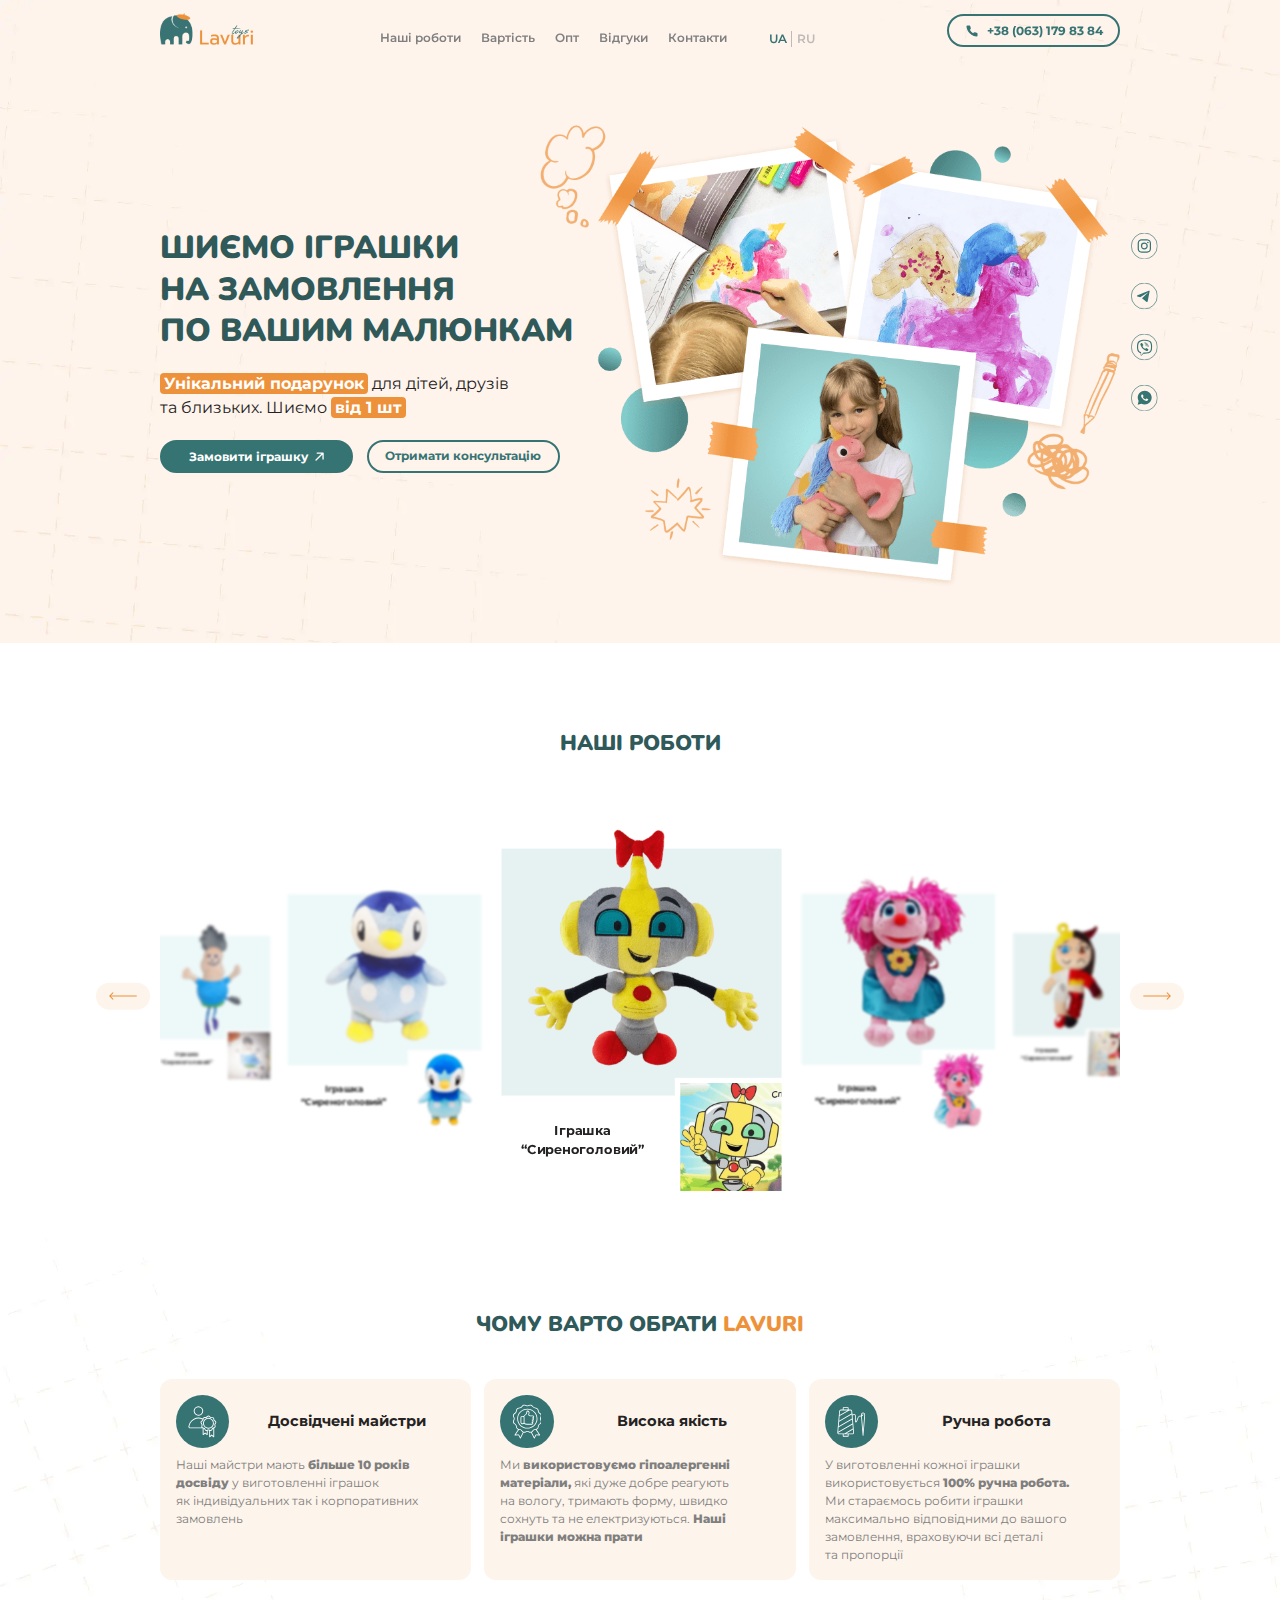
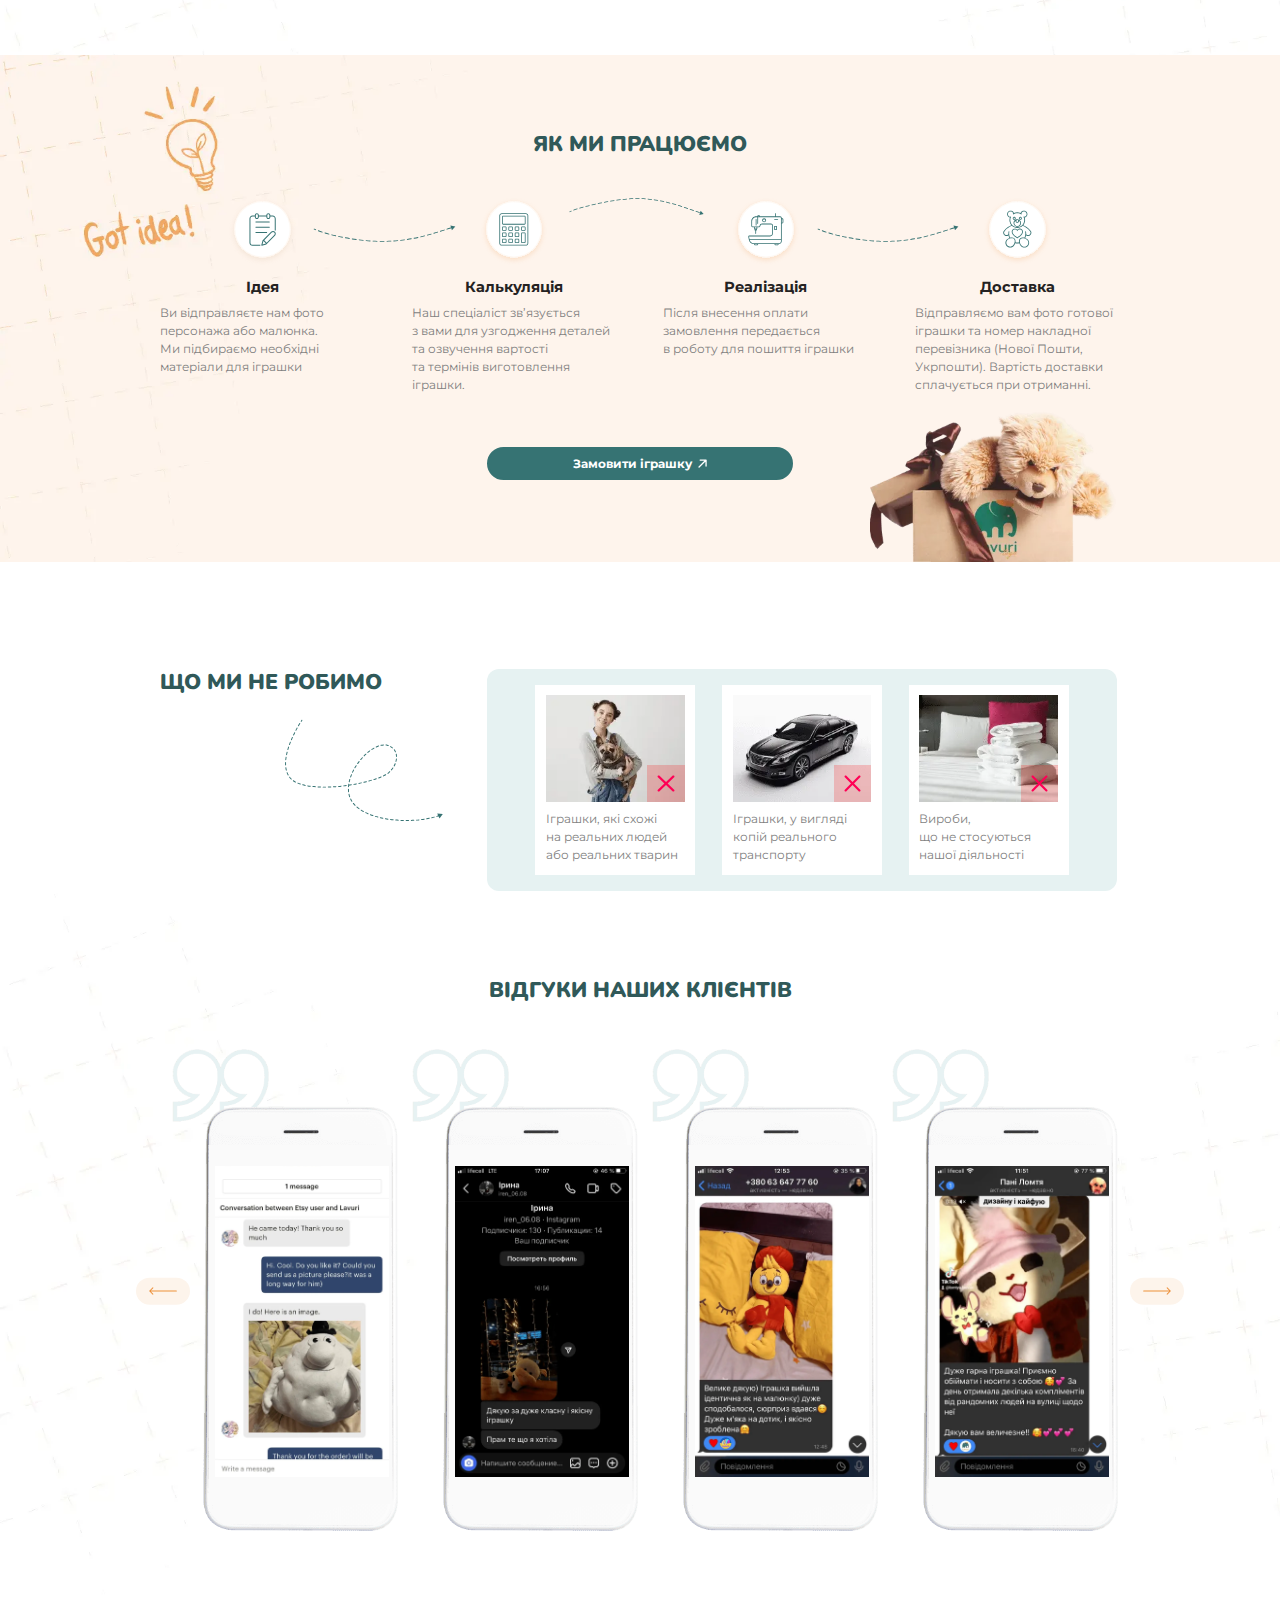
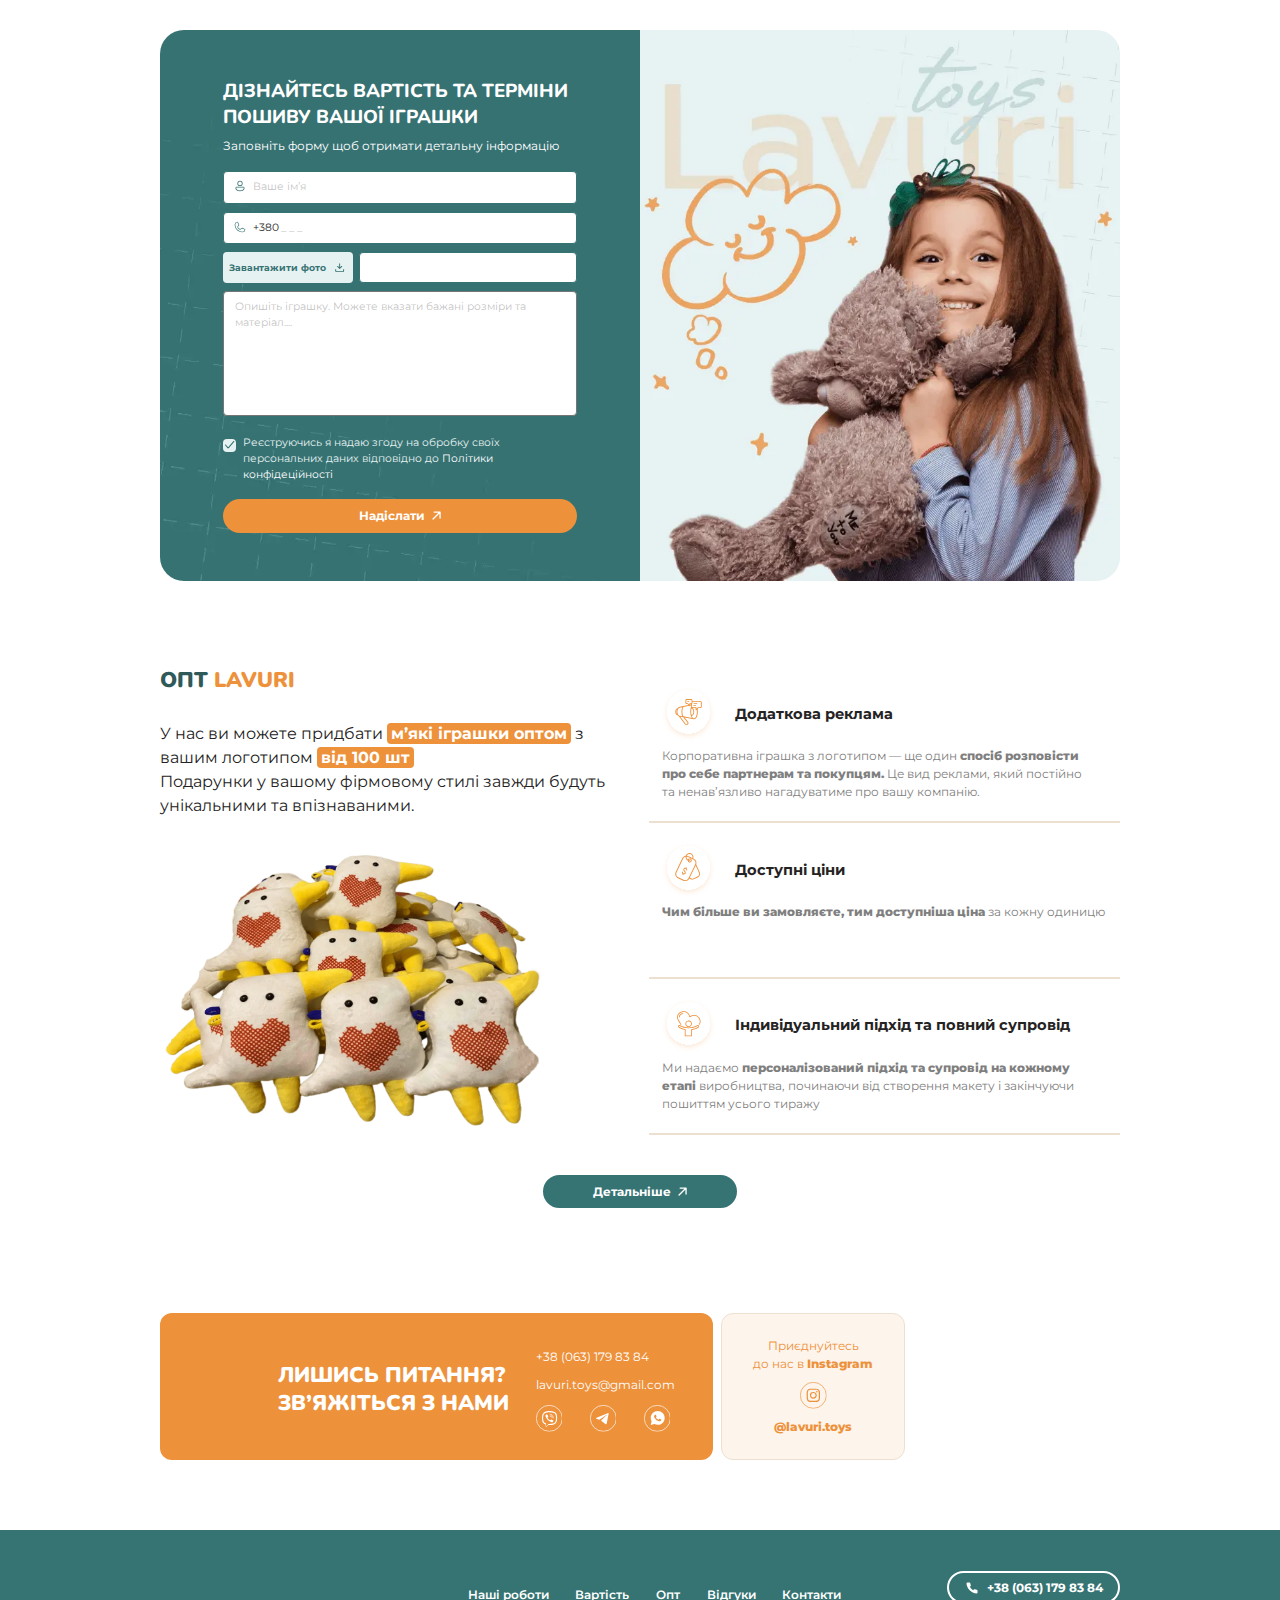
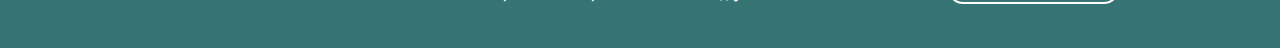
<file: index.html>
<!DOCTYPE html>
<html lang="ua">
  <head>
    <meta charset="utf-8" />
<meta http-equiv="X-UA-Compatible" content="IE=edge" />
<meta name="viewport" content="width=device-width, initial-scale=1.0" />
<meta name="description" content="Виготовляємо м´які іграшки на замовлення по вашим малюнкам та ідеям. Широкий вибір матеріалу. Пошиття корпоративних замовленнь. Підвищуємо впізнаваність бренду.">

<!-- Google Tag Manager -->
<script>
  (function (w, d, s, l, i) {
    w[l] = w[l] || [];
    w[l].push({ "gtm.start": new Date().getTime(), event: "gtm.js" });
    var f = d.getElementsByTagName(s)[0],
      j = d.createElement(s),
      dl = l != "dataLayer" ? "&l=" + l : "";
    j.async = true;
    j.src = "https://www.googletagmanager.com/gtm.js?id=" + i + dl;
    f.parentNode.insertBefore(j, f);
  })(window, document, "script", "dataLayer", "GTM-T876R427");
</script>
<!-- End Google Tag Manager -->

<title>Lavuri | М´які іграшки на замовлення по малюнкам</title>

<link rel="icon" type="image/x-icon" href="img/favicon.svg" />

<meta property="og:site_name" content="lavuri.com"/>
<meta property="og:title" content="Lavuri | М´які іграшки на замовлення по малюнкам"/>
<meta property="og:description" content="Виготовляємо м´які іграшки на замовлення по вашим малюнкам та ідеям. Широкий вибір матеріалу. Пошиття корпоративних замовленнь. Підвищуємо впізнаваність бренду."/>
<meta property="og:type" content="website"/>
<meta property="og:url" content="https://lavuri.com/"/>
<meta property="og:image" content="https://lavuri.com/img/logo2.png"/>

<script>
  const totalFontSize = function () {
    const pageWidth = window.innerWidth || document.documentElement.clientWidth || document.body.clientWidth;

    if (pageWidth > 2000) {
      document.documentElement.style.fontSize = "14px";
    } else if (pageWidth > 992) {
      let value = ((pageWidth * 10) / 1920).toFixed(2);
      document.documentElement.style.fontSize = value + "px";
    } else if (pageWidth > 576) {
      document.documentElement.style.fontSize = "12px";
    } else {
      document.documentElement.style.fontSize = "10px";
    }
  };

  totalFontSize();

  window.addEventListener("resize", totalFontSize);
</script>

<link rel="stylesheet" href="css/plugins/plugins.min.css?_v=20240312035651" />

<link rel="stylesheet" href="css/style.min.css?_v=20240312035651" />

  </head>

  <body>
    <!-- Google Tag Manager (noscript) -->
    <noscript
      ><iframe
        src="https://www.googletagmanager.com/ns.html?id=GTM-T876R427"
        height="0"
        width="0"
        style="display: none; visibility: hidden"
      ></iframe
    ></noscript>
    <!-- End Google Tag Manager (noscript) -->

    

    <header class="header">
  <div class="header__container">
    <div class="header__burger">
      <svg><use xlink:href="img/icons/icons.svg#menu"></use></svg>
    </div>
    <a href="/" class="header__logo logo">
      <picture>
        <source media="(max-width: 992px)" srcset="img/header-logo-mob.png" />
        <img src="img/header-logo.png" alt="Lavuri toys" loading="lazy" class="img-full" />
      </picture>
    </a>
    <div class="menu" id="menu">
  <div class="menu__close">
    <svg><use xlink:href="img/icons/icons.svg#close"></use></svg>
  </div>
  <div class="menu__wrap">
    <div class="menu__logo logo">
      <picture><source srcset="img/header-logo.webp" type="image/webp"><img src="img/header-logo.png" alt="Lavuri toys" loading="lazy" class="img-full"></picture>
    </div>
    <div class="menu__body">
      <nav class="menu__nav menu__nav--retail nav">
  <a href="#our-work" class="nav__link">Наші роботи</a>
  <a href="#price" class="nav__link">Вартість</a>
  <a href="wholesale.html" class="nav__link">Опт</a>
  <a href="#reviews" class="nav__link">Відгуки</a>
  <a href="#contacts" class="nav__link">Контакти</a>
</nav>

      <div class="menu__lang lang">
        <a href="/" class="lang__btn active">Ua</a>
        <a href="/ru" class="lang__btn">Ru</a>
      </div>
    </div>
    <a href="#" class="menu__btn btn btn--green">
      <span>Зробити замовлення</span>
      <svg><use xlink:href="img/icons/icons.svg#btn-arrow"></use></svg>
    </a>
    <div class="menu__social social">
      <a href="https://www.instagram.com/lavuri.toys?igsh=MW1tM2NpenNjaGs2Yw==" target="_blank" class="social__item">
  <svg><use xlink:href="img/icons/icons.svg#social-instagram"></use></svg>
</a>
<a href="tg://resolve?domain=+380631798384" target="_blank" class="social__item">
  <svg><use xlink:href="img/icons/icons.svg#social-telegram"></use></svg>
</a>
<a href="viber://chat?number=%2B380631798384" target="_blank" class="social__item">
  <svg><use xlink:href="img/icons/icons.svg#social-viber"></use></svg>
</a>
<a href="whatsapp://send?phone=+380631798384" target="_blank" class="social__item">
  <svg><use xlink:href="img/icons/icons.svg#social-whatsapp"></use></svg>
</a>
    </div>
  </div>
</div>

    <div class="header__row">
      <a href="tel:+380631798384" class="btn btn--border btn--phone">
        <svg><use xlink:href="img/icons/icons.svg#phone"></use></svg>
        <span>+38 (063) 179 83 84</span>
      </a>
    </div>
  </div>
</header>


    <main>
      <section class="hero">
  <div class="hero__container">
    <div class="hero__body">
      <div class="hero__wrap">
        <h1>ШИЄМО ІГРАШКИ на замовлення по вашим малюнкам</h1>
        <h4>
          <span class="bg-text--orange">Унікальний подарунок</span>
          для дітей, друзів <br class="mob-none"> та близьких. Шиємо
          <span class="bg-text--orange">від 1 шт</span>
        </h4>
        <div class="hero__btns">
          <a href="#price" class="btn btn--green">
            <span>Замовити іграшку</span>
            <svg><use xlink:href="img/icons/icons.svg#btn-arrow"></use></svg>
          </a>
          <a href="#modal_consult" data-fancybox class="btn btn--border">Отримати консультацію</a>
        </div>
      </div>
      <div class="hero__picture">
        <picture>
          <source media="(max-width: 992px)" srcset="img/retail/hero-img-mob.png" />
          <img src="img/retail/hero-img.png" alt="Lavuri toys" loading="lazy" class="img-full" />
        </picture>
      </div>
    </div>
    <div class="hero__social social"><a href="https://www.instagram.com/lavuri.toys?igsh=MW1tM2NpenNjaGs2Yw==" target="_blank" class="social__item">
  <svg><use xlink:href="img/icons/icons.svg#social-instagram"></use></svg>
</a>
<a href="tg://resolve?domain=+380631798384" target="_blank" class="social__item">
  <svg><use xlink:href="img/icons/icons.svg#social-telegram"></use></svg>
</a>
<a href="viber://chat?number=%2B380631798384" target="_blank" class="social__item">
  <svg><use xlink:href="img/icons/icons.svg#social-viber"></use></svg>
</a>
<a href="whatsapp://send?phone=+380631798384" target="_blank" class="social__item">
  <svg><use xlink:href="img/icons/icons.svg#social-whatsapp"></use></svg>
</a></div>
  </div>
</section>
 
      <!-- Роботи (Тут змінювати підписи робіт) -->
<section class="section" id="our-work">
  <section class="section__container section__container--130pt section__container--2pb">
    <div class="section__head section__head--work">
      <h2>Наші роботи</h2>
    </div>
    <div class="work">
      <div class="work__slider-arrow work__slider-arrow_prev">
        <svg><use xlink:href="img/icons/icons.svg#arrow_left_slider"></use></svg>
      </div>
      <div class="work__slider">
        <div class="work-slider__item">
          <div class="work-slider-item__body">
            <div class="work-slider-item__picture">
              <img data-lazy="img/retail/our-work1.png" alt="" loading="lazy" class="img-full" />
            </div>
            <div class="work-slider-item__content">
              <h5 class="work-slider-item__title">Іграшка “Сиреноголовий”</h5>
            </div>
          </div>
        </div>
        <div class="work-slider__item">
          <div class="work-slider-item__body">
            <div class="work-slider-item__picture">
              <img data-lazy="img/retail/our-work2.png" alt="" loading="lazy" class="img-full" />
            </div>
            <div class="work-slider-item__content">
              <h5 class="work-slider-item__title">Іграшка “Сиреноголовий”</h5>
            </div>
          </div>
        </div>
        <div class="work-slider__item">
          <div class="work-slider-item__body">
            <div class="work-slider-item__picture">
              <img data-lazy="img/retail/our-work3.png" alt="" loading="lazy" class="img-full" />
            </div>
            <div class="work-slider-item__content">
              <h5 class="work-slider-item__title">Іграшка “Сиреноголовий”</h5>
            </div>
          </div>
        </div>
        <div class="work-slider__item">
          <div class="work-slider-item__body">
            <div class="work-slider-item__picture">
              <img data-lazy="img/retail/our-work4.png" alt="" loading="lazy" class="img-full" />
            </div>
            <div class="work-slider-item__content">
              <h5 class="work-slider-item__title">Іграшка “Сиреноголовий”</h5>
            </div>
          </div>
        </div>
        <div class="work-slider__item">
          <div class="work-slider-item__body">
            <div class="work-slider-item__picture">
              <img data-lazy="img/retail/our-work5.png" alt="" loading="lazy" class="img-full" />
            </div>
            <div class="work-slider-item__content">
              <h5 class="work-slider-item__title">Іграшка “Сиреноголовий”</h5>
            </div>
          </div>
        </div>
        <div class="work-slider__item">
          <div class="work-slider-item__body">
            <div class="work-slider-item__picture">
              <img data-lazy="img/retail/our-work6.png" alt="" loading="lazy" class="img-full" />
            </div>
            <div class="work-slider-item__content">
              <h5 class="work-slider-item__title">Іграшка “Сиреноголовий”</h5>
            </div>
          </div>
        </div>
        <div class="work-slider__item">
          <div class="work-slider-item__body">
            <div class="work-slider-item__picture">
              <img data-lazy="img/retail/our-work7.png" alt="" loading="lazy" class="img-full" />
            </div>
            <div class="work-slider-item__content">
              <h5 class="work-slider-item__title">Іграшка “Сиреноголовий”</h5>
            </div>
          </div>
        </div>
        <div class="work-slider__item">
          <div class="work-slider-item__body">
            <div class="work-slider-item__picture">
              <img data-lazy="img/retail/our-work8.png" alt="" loading="lazy" class="img-full" />
            </div>
            <div class="work-slider-item__content">
              <h5 class="work-slider-item__title">Іграшка “Сиреноголовий”</h5>
            </div>
          </div>
        </div>
        <div class="work-slider__item">
          <div class="work-slider-item__body">
            <div class="work-slider-item__picture">
              <img data-lazy="img/retail/our-work9.png" alt="" loading="lazy" class="img-full" />
            </div>
            <div class="work-slider-item__content">
              <h5 class="work-slider-item__title">Іграшка “Сиреноголовий”</h5>
            </div>
          </div>
        </div>
        <div class="work-slider__item">
          <div class="work-slider-item__body">
            <div class="work-slider-item__picture">
              <img data-lazy="img/retail/our-work10.png" alt="" loading="lazy" class="img-full" />
            </div>
            <div class="work-slider-item__content">
              <h5 class="work-slider-item__title">Іграшка “Сиреноголовий”</h5>
            </div>
          </div>
        </div>
        <div class="work-slider__item">
          <div class="work-slider-item__body">
            <div class="work-slider-item__picture">
              <img data-lazy="img/retail/our-work11.png" alt="" loading="lazy" class="img-full" />
            </div>
            <div class="work-slider-item__content">
              <h5 class="work-slider-item__title">Іграшка “Сиреноголовий”</h5>
            </div>
          </div>
        </div>
        <div class="work-slider__item">
          <div class="work-slider-item__body">
            <div class="work-slider-item__picture">
              <img data-lazy="img/retail/our-work12.png" alt="" loading="lazy" class="img-full" />
            </div>
            <div class="work-slider-item__content">
              <h5 class="work-slider-item__title">Іграшка “Сиреноголовий”</h5>
            </div>
          </div>
        </div>
        <div class="work-slider__item">
          <div class="work-slider-item__body">
            <div class="work-slider-item__picture">
              <img data-lazy="img/retail/our-work13.png" alt="" loading="lazy" class="img-full" />
            </div>
            <div class="work-slider-item__content">
              <h5 class="work-slider-item__title">Іграшка “Сиреноголовий”</h5>
            </div>
          </div>
        </div>
        <div class="work-slider__item">
          <div class="work-slider-item__body">
            <div class="work-slider-item__picture">
              <img data-lazy="img/retail/our-work14.png" alt="" loading="lazy" class="img-full" />
            </div>
            <div class="work-slider-item__content">
              <h5 class="work-slider-item__title">Іграшка “Сиреноголовий”</h5>
            </div>
          </div>
        </div>
        <div class="work-slider__item">
          <div class="work-slider-item__body">
            <div class="work-slider-item__picture">
              <img data-lazy="img/retail/our-work15.png" alt="" loading="lazy" class="img-full" />
            </div>
            <div class="work-slider-item__content">
              <h5 class="work-slider-item__title">Іграшка “Сиреноголовий”</h5>
            </div>
          </div>
        </div>
        <div class="work-slider__item">
          <div class="work-slider-item__body">
            <div class="work-slider-item__picture">
              <img data-lazy="img/retail/our-work16.png" alt="" loading="lazy" class="img-full" />
            </div>
            <div class="work-slider-item__content">
              <h5 class="work-slider-item__title">Іграшка “Сиреноголовий”</h5>
            </div>
          </div>
        </div>
        <div class="work-slider__item">
          <div class="work-slider-item__body">
            <div class="work-slider-item__picture">
              <img data-lazy="img/retail/our-work17.png" alt="" loading="lazy" class="img-full" />
            </div>
            <div class="work-slider-item__content">
              <h5 class="work-slider-item__title">Іграшка “Сиреноголовий”</h5>
            </div>
          </div>
        </div>
        <div class="work-slider__item">
          <div class="work-slider-item__body">
            <div class="work-slider-item__picture">
              <img data-lazy="img/retail/our-work18.png" alt="" loading="lazy" class="img-full" />
            </div>
            <div class="work-slider-item__content">
              <h5 class="work-slider-item__title">Іграшка “Сиреноголовий”</h5>
            </div>
          </div>
        </div>
        <div class="work-slider__item">
          <div class="work-slider-item__body">
            <div class="work-slider-item__picture">
              <img data-lazy="img/retail/our-work19.png" alt="" loading="lazy" class="img-full" />
            </div>
            <div class="work-slider-item__content">
              <h5 class="work-slider-item__title">Іграшка “Сиреноголовий”</h5>
            </div>
          </div>
        </div>
        <div class="work-slider__item">
          <div class="work-slider-item__body">
            <div class="work-slider-item__picture">
              <img data-lazy="img/retail/our-work20.png" alt="" loading="lazy" class="img-full" />
            </div>
            <div class="work-slider-item__content">
              <h5 class="work-slider-item__title">Іграшка “Сиреноголовий”</h5>
            </div>
          </div>
        </div>
      </div>
      <div class="work__slider-arrow work__slider-arrow_next">
        <svg><use xlink:href="img/icons/icons.svg#arrow_right_slider"></use></svg>
      </div>
    </div>
  </section>
</section>

      <section class="section section--choose">
  <div class="section__container section__container--p">
    <div class="section__head">
      <h2>чОМУ ВАРТО <br class="mob"> ОБРАТИ <span class="text--orange">lAVURI</span></h2>
    </div>
    <div class="choose">
      <div class="choose__item choose-item">
        <div class="choose-item__head">
          <div class="choose-item__icon">
            <svg><use xlink:href="img/icons/icons.svg#should-choose-icon1"></use></svg>
          </div>
          <h5 class="choose-item__title">Досвідчені майстри</h5>
        </div>
        <p class="choose-item__text">
          Наші майстри мають <b>більше 10 років досвіду</b> у виготовленні іграшок як індивідуальних так і корпоративних
          замовлень
        </p>
      </div>
      <div class="choose__item choose-item">
        <div class="choose-item__head">
          <div class="choose-item__icon">
            <svg><use xlink:href="img/icons/icons.svg#should-choose-icon2"></use></svg>
          </div>
          <h5 class="choose-item__title">Висока якість</h5>
        </div>
        <p class="choose-item__text">
          Ми <b>використовуємо гіпоалергенні матеріали,</b> які дуже добре реагують на вологу, тримають форму, швидко сохнуть
          та не електризуються. <b>Наші іграшки можна прати</b>
        </p>
      </div>
      <div class="choose__item choose-item">
        <div class="choose-item__head">
          <div class="choose-item__icon">
            <svg><use xlink:href="img/icons/icons.svg#should-choose-icon3"></use></svg>
          </div>
          <h5 class="choose-item__title">Ручна робота</h5>
        </div>
        <p class="choose-item__text">
          У виготовленні кожної іграшки використовується <b>100% ручна робота.</b> Ми стараємось робити іграшки максимально
          відповідними до вашого замовлення, враховуючи всі деталі та пропорції
        </p>
      </div>
    </div>
  </div>
</section>
 
      <section class="howwework">
  <div class="howwework__container">
    <div class="howwework__head">
      <h2>Як ми працюємо</h2>
    </div>
    <div class="howwework__body">
      <div class="howwework__item howwework-item">
        <div class="howwework-item__icon">
          <img src="img/retail/how-we-work-icon1.svg" alt="" loading="lazy" class="img-full" />
        </div>
        <div>
          <h5 class="howwework-item__title">Ідея</h5>
          <p class="howwework-item__text">
            Ви відправляєте нам фото персонажа або малюнка. Ми підбираємо необхідні матеріали для іграшки
          </p>
        </div>
      </div>
      <div class="howwework__item howwework-item">
        <div class="howwework-item__icon">
          <img src="img/retail/how-we-work-icon2.svg" alt="" loading="lazy" class="img-full" />
        </div>
        <div>
          <h5 class="howwework-item__title">Калькуляція</h5>
          <p class="howwework-item__text">
            Наш спеціаліст зв’язується з вами для узгодження деталей та озвучення вартості та термінів виготовлення
            іграшки.
          </p>
        </div>
      </div>
      <div class="howwework__item howwework-item">
        <div class="howwework-item__icon">
          <img src="img/retail/how-we-work-icon3.svg" alt="" loading="lazy" class="img-full" />
        </div>
        <div>
          <h5 class="howwework-item__title">Реалізація</h5>
          <p class="howwework-item__text">Після внесення оплати замовлення передається в роботу для пошиття іграшки</p>
        </div>
      </div>
      <div class="howwework__item howwework-item">
        <div class="howwework-item__icon">
          <img src="img/retail/how-we-work-icon4.svg" alt="" loading="lazy" class="img-full" />
        </div>
        <div>
          <h5 class="howwework-item__title">Доставка</h5>
          <p class="howwework-item__text">
            Відправляємо вам фото готової іграшки та номер накладної перевізника (Нової Пошти, Укрпошти). Вартість
            доставки сплачується при отриманні.
          </p>
        </div>
      </div>
    </div>
    <a href="#price" class="howwework__btn btn btn--green btn--big">
      <span>Замовити іграшку</span>
      <svg><use xlink:href="img/icons/icons.svg#btn-arrow"></use></svg>
    </a>
    <div class="howwework__img">
      <picture><source srcset="img/retail/how-we-work-img.webp" type="image/webp"><img src="img/retail/how-we-work-img.png" alt="" loading="lazy" class="img-full" /></picture>
    </div>
  </div>
</section>

      <section class="notdo">
  <div class="notdo__container">
    <h2 class="notdo__title">що ми не робимо</h2>
    <div class="notdo__body">
      <div class="notdo__item notdo-item">
        <div class="notdo-item__picture">
          <picture><source srcset="img/retail/not-img1.webp" type="image/webp"><img src="img/retail/not-img1.png" alt="" loading="lazy" class="img-full" /></picture>
          <div class="notdo-item__picture-not">
            <img src="img/retail/not.svg" alt="" loading="lazy" />
          </div>
        </div>
        <p class="notdo-item__text">Іграшки, які схожі на реальних людей або реальних тварин</p>
      </div>
      <div class="notdo__item notdo-item">
        <div class="notdo-item__picture">
          <picture><source srcset="img/retail/not-img2.webp" type="image/webp"><img src="img/retail/not-img2.png" alt="" loading="lazy" class="img-full" /></picture>
          <div class="notdo-item__picture-not">
            <img src="img/retail/not.svg" alt="" loading="lazy" />
          </div>
        </div>
        <p class="notdo-item__text">Іграшки, у вигляді копій реального транспорту</p>
      </div>
      <div class="notdo__item notdo-item">
        <div class="notdo-item__picture">
          <picture><source srcset="img/retail/not-img3.webp" type="image/webp"><img src="img/retail/not-img3.png" alt="" loading="lazy" class="img-full" /></picture>
          <div class="notdo-item__picture-not">
            <img src="img/retail/not.svg" alt="" loading="lazy" />
          </div>
        </div>
        <p class="notdo-item__text">Вироби, що не стосуються нашої діяльності</p>
      </div>
    </div>
    <picture class="notdo__decor">
      <source media="(max-width: 992px)" srcset="img/retail/not-decor-mob.svg">
      <img src="img/retail/not-decor.svg" alt="" loading="lazy">
    </picture>
  </div>
</section>
 
      <section class="reviews" id="reviews">
  <div class="reviews__container">
    <h2 class="reviews__title">ВІДГУКИ наших клієнтів</h2>
    <div class="reviews__slider">
      <div class="swiper">
        <div class="swiper-wrapper">
          <div class="reviews-slider__item swiper-slide">
            <div class="reviews-slider__item-bg">
              <picture>
                <source media="(max-width: 992px)" srcset="img/retail/reviews-item-bg-mob.png" />
                <img src="img/retail/reviews-item-bg.png" alt="" loading="lazy" class="img-full" />
              </picture>
            </div>
            <div class="reviews-slider__item-review">
              <picture><source srcset="img/reviews/reviews1.webp" type="image/webp"><img src="img/reviews/reviews1.png" alt="" loading="lazy" class="img-full" /></picture>
            </div>
          </div>
          <div class="reviews-slider__item swiper-slide">
            <div class="reviews-slider__item-bg">
              <picture>
                <source media="(max-width: 992px)" srcset="img/retail/reviews-item-bg-mob.png" />
                <img src="img/retail/reviews-item-bg.png" alt="" loading="lazy" class="img-full" />
              </picture>
            </div>
            <div class="reviews-slider__item-review">
              <picture><source srcset="img/reviews/reviews2.webp" type="image/webp"><img src="img/reviews/reviews2.png" alt="" loading="lazy" class="img-full" /></picture>
            </div>
          </div>
          <div class="reviews-slider__item swiper-slide">
            <div class="reviews-slider__item-bg">
              <picture>
                <source media="(max-width: 992px)" srcset="img/retail/reviews-item-bg-mob.png" />
                <img src="img/retail/reviews-item-bg.png" alt="" loading="lazy" class="img-full" />
              </picture>
            </div>
            <div class="reviews-slider__item-review">
              <picture><source srcset="img/reviews/reviews3.webp" type="image/webp"><img src="img/reviews/reviews3.png" alt="" loading="lazy" class="img-full" /></picture>
            </div>
          </div>
          <div class="reviews-slider__item swiper-slide">
            <div class="reviews-slider__item-bg">
              <picture>
                <source media="(max-width: 992px)" srcset="img/retail/reviews-item-bg-mob.png" />
                <img src="img/retail/reviews-item-bg.png" alt="" loading="lazy" class="img-full" />
              </picture>
            </div>
            <div class="reviews-slider__item-review">
              <picture><source srcset="img/reviews/reviews4.webp" type="image/webp"><img src="img/reviews/reviews4.png" alt="" loading="lazy" class="img-full" /></picture>
            </div>
          </div>
          <div class="reviews-slider__item swiper-slide">
            <div class="reviews-slider__item-bg">
              <picture>
                <source media="(max-width: 992px)" srcset="img/retail/reviews-item-bg-mob.png" />
                <img src="img/retail/reviews-item-bg.png" alt="" loading="lazy" class="img-full" />
              </picture>
            </div>
            <div class="reviews-slider__item-review">
              <picture><source srcset="img/reviews/reviews5.webp" type="image/webp"><img src="img/reviews/reviews5.png" alt="" loading="lazy" class="img-full" /></picture>
            </div>
          </div>
          <div class="reviews-slider__item swiper-slide">
            <div class="reviews-slider__item-bg">
              <picture>
                <source media="(max-width: 992px)" srcset="img/retail/reviews-item-bg-mob.png" />
                <img src="img/retail/reviews-item-bg.png" alt="" loading="lazy" class="img-full" />
              </picture>
            </div>
            <div class="reviews-slider__item-review">
              <picture><source srcset="img/reviews/reviews6.webp" type="image/webp"><img src="img/reviews/reviews6.png" alt="" loading="lazy" class="img-full" /></picture>
            </div>
          </div>
          <div class="reviews-slider__item swiper-slide">
            <div class="reviews-slider__item-bg">
              <picture>
                <source media="(max-width: 992px)" srcset="img/retail/reviews-item-bg-mob.png" />
                <img src="img/retail/reviews-item-bg.png" alt="" loading="lazy" class="img-full" />
              </picture>
            </div>
            <div class="reviews-slider__item-review">
              <picture><source srcset="img/reviews/reviews7.webp" type="image/webp"><img src="img/reviews/reviews7.png" alt="" loading="lazy" class="img-full" /></picture>
            </div>
          </div>
          <div class="reviews-slider__item swiper-slide">
            <div class="reviews-slider__item-bg">
              <picture>
                <source media="(max-width: 992px)" srcset="img/retail/reviews-item-bg-mob.png" />
                <img src="img/retail/reviews-item-bg.png" alt="" loading="lazy" class="img-full" />
              </picture>
            </div>
            <div class="reviews-slider__item-review">
              <picture><source srcset="img/reviews/reviews8.webp" type="image/webp"><img src="img/reviews/reviews8.png" alt="" loading="lazy" class="img-full" /></picture>
            </div>
          </div>
          <div class="reviews-slider__item swiper-slide">
            <div class="reviews-slider__item-bg">
              <picture>
                <source media="(max-width: 992px)" srcset="img/retail/reviews-item-bg-mob.png" />
                <img src="img/retail/reviews-item-bg.png" alt="" loading="lazy" class="img-full" />
              </picture>
            </div>
            <div class="reviews-slider__item-review">
              <picture><source srcset="img/reviews/reviews9.webp" type="image/webp"><img src="img/reviews/reviews9.png" alt="" loading="lazy" class="img-full" /></picture>
            </div>
          </div>
          <div class="reviews-slider__item swiper-slide">
            <div class="reviews-slider__item-bg">
              <picture>
                <source media="(max-width: 992px)" srcset="img/retail/reviews-item-bg-mob.png" />
                <img src="img/retail/reviews-item-bg.png" alt="" loading="lazy" class="img-full" />
              </picture>
            </div>
            <div class="reviews-slider__item-review">
              <picture><source srcset="img/reviews/reviews10.webp" type="image/webp"><img src="img/reviews/reviews10.png" alt="" loading="lazy" class="img-full" /></picture>
            </div>
          </div>
          <div class="reviews-slider__item swiper-slide">
            <div class="reviews-slider__item-bg">
              <picture>
                <source media="(max-width: 992px)" srcset="img/retail/reviews-item-bg-mob.png" />
                <img src="img/retail/reviews-item-bg.png" alt="" loading="lazy" class="img-full" />
              </picture>
            </div>
            <div class="reviews-slider__item-review">
              <picture><source srcset="img/reviews/reviews11.webp" type="image/webp"><img src="img/reviews/reviews11.png" alt="" loading="lazy" class="img-full" /></picture>
            </div>
          </div>
          <div class="reviews-slider__item swiper-slide">
            <div class="reviews-slider__item-bg">
              <picture>
                <source media="(max-width: 992px)" srcset="img/retail/reviews-item-bg-mob.png" />
                <img src="img/retail/reviews-item-bg.png" alt="" loading="lazy" class="img-full" />
              </picture>
            </div>
            <div class="reviews-slider__item-review">
              <picture><source srcset="img/reviews/reviews12.webp" type="image/webp"><img src="img/reviews/reviews12.png" alt="" loading="lazy" class="img-full" /></picture>
            </div>
          </div>
          <div class="reviews-slider__item swiper-slide">
            <div class="reviews-slider__item-bg">
              <picture>
                <source media="(max-width: 992px)" srcset="img/retail/reviews-item-bg-mob.png" />
                <img src="img/retail/reviews-item-bg.png" alt="" loading="lazy" class="img-full" />
              </picture>
            </div>
            <div class="reviews-slider__item-review">
              <picture><source srcset="img/reviews/reviews13.webp" type="image/webp"><img src="img/reviews/reviews13.png" alt="" loading="lazy" class="img-full" /></picture>
            </div>
          </div>
          <div class="reviews-slider__item swiper-slide">
            <div class="reviews-slider__item-bg">
              <picture>
                <source media="(max-width: 992px)" srcset="img/retail/reviews-item-bg-mob.png" />
                <img src="img/retail/reviews-item-bg.png" alt="" loading="lazy" class="img-full" />
              </picture>
            </div>
            <div class="reviews-slider__item-review">
              <picture><source srcset="img/reviews/reviews14.webp" type="image/webp"><img src="img/reviews/reviews14.png" alt="" loading="lazy" class="img-full" /></picture>
            </div>
          </div>
          <div class="reviews-slider__item swiper-slide">
            <div class="reviews-slider__item-bg">
              <picture>
                <source media="(max-width: 992px)" srcset="img/retail/reviews-item-bg-mob.png" />
                <img src="img/retail/reviews-item-bg.png" alt="" loading="lazy" class="img-full" />
              </picture>
            </div>
            <div class="reviews-slider__item-review">
              <picture><source srcset="img/reviews/reviews15.webp" type="image/webp"><img src="img/reviews/reviews15.png" alt="" loading="lazy" class="img-full" /></picture>
            </div>
          </div>
          <div class="reviews-slider__item swiper-slide">
            <div class="reviews-slider__item-bg">
              <picture>
                <source media="(max-width: 992px)" srcset="img/retail/reviews-item-bg-mob.png" />
                <img src="img/retail/reviews-item-bg.png" alt="" loading="lazy" class="img-full" />
              </picture>
            </div>
            <div class="reviews-slider__item-review">
              <picture><source srcset="img/reviews/reviews16.webp" type="image/webp"><img src="img/reviews/reviews16.png" alt="" loading="lazy" class="img-full" /></picture>
            </div>
          </div>
          <div class="reviews-slider__item swiper-slide">
            <div class="reviews-slider__item-bg">
              <picture>
                <source media="(max-width: 992px)" srcset="img/retail/reviews-item-bg-mob.png" />
                <img src="img/retail/reviews-item-bg.png" alt="" loading="lazy" class="img-full" />
              </picture>
            </div>
            <div class="reviews-slider__item-review">
              <picture><source srcset="img/reviews/reviews17.webp" type="image/webp"><img src="img/reviews/reviews17.png" alt="" loading="lazy" class="img-full" /></picture>
            </div>
          </div>
          <div class="reviews-slider__item swiper-slide">
            <div class="reviews-slider__item-bg">
              <picture>
                <source media="(max-width: 992px)" srcset="img/retail/reviews-item-bg-mob.png" />
                <img src="img/retail/reviews-item-bg.png" alt="" loading="lazy" class="img-full" />
              </picture>
            </div>
            <div class="reviews-slider__item-review">
              <picture><source srcset="img/reviews/reviews18.webp" type="image/webp"><img src="img/reviews/reviews18.png" alt="" loading="lazy" class="img-full" /></picture>
            </div>
          </div>
          <div class="reviews-slider__item swiper-slide">
            <div class="reviews-slider__item-bg">
              <picture>
                <source media="(max-width: 992px)" srcset="img/retail/reviews-item-bg-mob.png" />
                <img src="img/retail/reviews-item-bg.png" alt="" loading="lazy" class="img-full" />
              </picture>
            </div>
            <div class="reviews-slider__item-review">
              <picture><source srcset="img/reviews/reviews19.webp" type="image/webp"><img src="img/reviews/reviews19.png" alt="" loading="lazy" class="img-full" /></picture>
            </div>
          </div>
          <div class="reviews-slider__item swiper-slide">
            <div class="reviews-slider__item-bg">
              <picture>
                <source media="(max-width: 992px)" srcset="img/retail/reviews-item-bg-mob.png" />
                <img src="img/retail/reviews-item-bg.png" alt="" loading="lazy" class="img-full" />
              </picture>
            </div>
            <div class="reviews-slider__item-review">
              <picture><source srcset="img/reviews/reviews20.webp" type="image/webp"><img src="img/reviews/reviews20.png" alt="" loading="lazy" class="img-full" /></picture>
            </div>
          </div>
          <div class="reviews-slider__item swiper-slide">
            <div class="reviews-slider__item-bg">
              <picture>
                <source media="(max-width: 992px)" srcset="img/retail/reviews-item-bg-mob.png" />
                <img src="img/retail/reviews-item-bg.png" alt="" loading="lazy" class="img-full" />
              </picture>
            </div>
            <div class="reviews-slider__item-review">
              <picture><source srcset="img/reviews/reviews21.webp" type="image/webp"><img src="img/reviews/reviews21.png" alt="" loading="lazy" class="img-full" /></picture>
            </div>
          </div>
          <div class="reviews-slider__item swiper-slide">
            <div class="reviews-slider__item-bg">
              <picture>
                <source media="(max-width: 992px)" srcset="img/retail/reviews-item-bg-mob.png" />
                <img src="img/retail/reviews-item-bg.png" alt="" loading="lazy" class="img-full" />
              </picture>
            </div>
            <div class="reviews-slider__item-review">
              <picture><source srcset="img/reviews/reviews22.webp" type="image/webp"><img src="img/reviews/reviews22.png" alt="" loading="lazy" class="img-full" /></picture>
            </div>
          </div>
          <div class="reviews-slider__item swiper-slide">
            <div class="reviews-slider__item-bg">
              <picture>
                <source media="(max-width: 992px)" srcset="img/retail/reviews-item-bg-mob.png" />
                <img src="img/retail/reviews-item-bg.png" alt="" loading="lazy" class="img-full" />
              </picture>
            </div>
            <div class="reviews-slider__item-review">
              <picture><source srcset="img/reviews/reviews23.webp" type="image/webp"><img src="img/reviews/reviews23.png" alt="" loading="lazy" class="img-full" /></picture>
            </div>
          </div>
          <div class="reviews-slider__item swiper-slide">
            <div class="reviews-slider__item-bg">
              <picture>
                <source media="(max-width: 992px)" srcset="img/retail/reviews-item-bg-mob.png" />
                <img src="img/retail/reviews-item-bg.png" alt="" loading="lazy" class="img-full" />
              </picture>
            </div>
            <div class="reviews-slider__item-review">
              <picture><source srcset="img/reviews/reviews24.webp" type="image/webp"><img src="img/reviews/reviews24.png" alt="" loading="lazy" class="img-full" /></picture>
            </div>
          </div>
          <div class="reviews-slider__item swiper-slide">
            <div class="reviews-slider__item-bg">
              <picture>
                <source media="(max-width: 992px)" srcset="img/retail/reviews-item-bg-mob.png" />
                <img src="img/retail/reviews-item-bg.png" alt="" loading="lazy" class="img-full" />
              </picture>
            </div>
            <div class="reviews-slider__item-review">
              <picture><source srcset="img/reviews/reviews25.webp" type="image/webp"><img src="img/reviews/reviews25.png" alt="" loading="lazy" class="img-full" /></picture>
            </div>
          </div>
          <div class="reviews-slider__item swiper-slide">
            <div class="reviews-slider__item-bg">
              <picture>
                <source media="(max-width: 992px)" srcset="img/retail/reviews-item-bg-mob.png" />
                <img src="img/retail/reviews-item-bg.png" alt="" loading="lazy" class="img-full" />
              </picture>
            </div>
            <div class="reviews-slider__item-review">
              <picture><source srcset="img/reviews/reviews26.webp" type="image/webp"><img src="img/reviews/reviews26.png" alt="" loading="lazy" class="img-full" /></picture>
            </div>
          </div>
          <div class="reviews-slider__item swiper-slide">
            <div class="reviews-slider__item-bg">
              <picture>
                <source media="(max-width: 992px)" srcset="img/retail/reviews-item-bg-mob.png" />
                <img src="img/retail/reviews-item-bg.png" alt="" loading="lazy" class="img-full" />
              </picture>
            </div>
            <div class="reviews-slider__item-review">
              <picture><source srcset="img/reviews/reviews27.webp" type="image/webp"><img src="img/reviews/reviews27.png" alt="" loading="lazy" class="img-full" /></picture>
            </div>
          </div>
          <div class="reviews-slider__item swiper-slide">
            <div class="reviews-slider__item-bg">
              <picture>
                <source media="(max-width: 992px)" srcset="img/retail/reviews-item-bg-mob.png" />
                <img src="img/retail/reviews-item-bg.png" alt="" loading="lazy" class="img-full" />
              </picture>
            </div>
            <div class="reviews-slider__item-review">
              <picture><source srcset="img/reviews/reviews28.webp" type="image/webp"><img src="img/reviews/reviews28.png" alt="" loading="lazy" class="img-full" /></picture>
            </div>
          </div>
          <div class="reviews-slider__item swiper-slide">
            <div class="reviews-slider__item-bg">
              <picture>
                <source media="(max-width: 992px)" srcset="img/retail/reviews-item-bg-mob.png" />
                <img src="img/retail/reviews-item-bg.png" alt="" loading="lazy" class="img-full" />
              </picture>
            </div>
            <div class="reviews-slider__item-review">
              <picture><source srcset="img/reviews/reviews29.webp" type="image/webp"><img src="img/reviews/reviews29.png" alt="" loading="lazy" class="img-full" /></picture>
            </div>
          </div>
          <div class="reviews-slider__item swiper-slide">
            <div class="reviews-slider__item-bg">
              <picture>
                <source media="(max-width: 992px)" srcset="img/retail/reviews-item-bg-mob.png" />
                <img src="img/retail/reviews-item-bg.png" alt="" loading="lazy" class="img-full" />
              </picture>
            </div>
            <div class="reviews-slider__item-review">
              <picture><source srcset="img/reviews/reviews30.webp" type="image/webp"><img src="img/reviews/reviews30.png" alt="" loading="lazy" class="img-full" /></picture>
            </div>
          </div>
          <div class="reviews-slider__item swiper-slide">
            <div class="reviews-slider__item-bg">
              <picture>
                <source media="(max-width: 992px)" srcset="img/retail/reviews-item-bg-mob.png" />
                <img src="img/retail/reviews-item-bg.png" alt="" loading="lazy" class="img-full" />
              </picture>
            </div>
            <div class="reviews-slider__item-review">
              <picture><source srcset="img/reviews/reviews31.webp" type="image/webp"><img src="img/reviews/reviews31.png" alt="" loading="lazy" class="img-full" /></picture>
            </div>
          </div>
          <div class="reviews-slider__item swiper-slide">
            <div class="reviews-slider__item-bg">
              <picture>
                <source media="(max-width: 992px)" srcset="img/retail/reviews-item-bg-mob.png" />
                <img src="img/retail/reviews-item-bg.png" alt="" loading="lazy" class="img-full" />
              </picture>
            </div>
            <div class="reviews-slider__item-review">
              <picture><source srcset="img/reviews/reviews32.webp" type="image/webp"><img src="img/reviews/reviews32.png" alt="" loading="lazy" class="img-full" /></picture>
            </div>
          </div>
          <div class="reviews-slider__item swiper-slide">
            <div class="reviews-slider__item-bg">
              <picture>
                <source media="(max-width: 992px)" srcset="img/retail/reviews-item-bg-mob.png" />
                <img src="img/retail/reviews-item-bg.png" alt="" loading="lazy" class="img-full" />
              </picture>
            </div>
            <div class="reviews-slider__item-review">
              <picture><source srcset="img/reviews/reviews33.webp" type="image/webp"><img src="img/reviews/reviews33.png" alt="" loading="lazy" class="img-full" /></picture>
            </div>
          </div>
          <div class="reviews-slider__item swiper-slide">
            <div class="reviews-slider__item-bg">
              <picture>
                <source media="(max-width: 992px)" srcset="img/retail/reviews-item-bg-mob.png" />
                <img src="img/retail/reviews-item-bg.png" alt="" loading="lazy" class="img-full" />
              </picture>
            </div>
            <div class="reviews-slider__item-review">
              <picture><source srcset="img/reviews/reviews34.webp" type="image/webp"><img src="img/reviews/reviews34.png" alt="" loading="lazy" class="img-full" /></picture>
            </div>
          </div>
          <div class="reviews-slider__item swiper-slide">
            <div class="reviews-slider__item-bg">
              <picture>
                <source media="(max-width: 992px)" srcset="img/retail/reviews-item-bg-mob.png" />
                <img src="img/retail/reviews-item-bg.png" alt="" loading="lazy" class="img-full" />
              </picture>
            </div>
            <div class="reviews-slider__item-review">
              <picture><source srcset="img/reviews/reviews35.webp" type="image/webp"><img src="img/reviews/reviews35.png" alt="" loading="lazy" class="img-full" /></picture>
            </div>
          </div>
          <div class="reviews-slider__item swiper-slide">
            <div class="reviews-slider__item-bg">
              <picture>
                <source media="(max-width: 992px)" srcset="img/retail/reviews-item-bg-mob.png" />
                <img src="img/retail/reviews-item-bg.png" alt="" loading="lazy" class="img-full" />
              </picture>
            </div>
            <div class="reviews-slider__item-review">
              <picture><source srcset="img/reviews/reviews36.webp" type="image/webp"><img src="img/reviews/reviews36.png" alt="" loading="lazy" class="img-full" /></picture>
            </div>
          </div>
        </div>
        <div class="reviews-slider__pag slider__pagination">
          <div class="pag"></div>
        </div>
      </div>
      <div class="reviews-slider__arrow_prev slider__arrow slider__arrow_prev">
        <svg><use xlink:href="img/icons/icons.svg#arrow_left_slider"></use></svg>
      </div>
      <div class="reviews-slider__arrow_next slider__arrow slider__arrow_next">
        <svg><use xlink:href="img/icons/icons.svg#arrow_right_slider"></use></svg>
      </div>
    </div>
  </div>
</section>

      <section class="price" id="price">
  <div class="price__container">
    <div class="price__wrap">
      <div class="price__body">
        <form action="/" class="form" id="price_form">
          <h3 class="form__title">Дізнайтесь вартість та терміни пошиву вашої іграшки</h3>
          <p class="form__text">Заповніть форму щоб отримати детальну інформацію</p>
          <div class="form__group">
            <div class="form__icon">
              <svg><use xlink:href="img/icons/icons.svg#name"></use></svg>
            </div>
            <input type="text" name="name" id="name" class="form__input" placeholder="Ваше ім’я">
            <span id="error-name" class="error is-hidden">Введіть ваше ім’я</span>
          </div>
          <div class="form__group">
            <div class="form__icon">
              <svg><use xlink:href="img/icons/icons.svg#input__phone"></use></svg>
            </div>
            <div class="form__pre">+380</div>
            <input type="tel" name="tel" id="tel" class="form__input form__input--tel" minlength="9" maxlength="9" pattern="[0-9]{2}-[0-9]{3}-[0-9]{2}-[0-9]{2}" placeholder="_ _ _">
            <span id="error-tel" class="error is-hidden">Введіть ваш номер телефону. Номер має містити лише цифри</span>
          </div>
          <div class="upload-file__wrapper">
            <input type="file" name="files" id="picture" class="upload-file__input" accept=".jpg, .jpeg, .png, .gif, .bmp, .doc, .docx, .xls, .xlsx, .txt, .tar, .zip, .7z, .7zip" multiple>
            <label class="upload-file__label" for="picture">
              <p class="upload-file__p">Завантажити фото</p>
              <svg class="upload-file__icon"><use xlink:href="img/icons/icons.svg#input__download"></use></svg>
            </label>
            <span id="file-name" class="file-name upload-file__text"></span>
            <span id="error-file" class="error is-hidden">Завантажте фото або малюнок іграшки</span>
          </div>
          <textarea name="message" id="description" class="form__textarea" placeholder="Опишіть іграшку. Можете вказати бажані розміри та матеріал...."></textarea>
          <div class="chbox">
            <label class="chbox__label">
              <input type="checkbox" name="agree" class="chbox__input" value="" checked>
              <span class="chbox__icon"></span>
              <span class="chbox__text">Реєструючись я надаю згоду на обробку своїх персональних даних відповідно до <a href="policy.pdf">Політики конфідеційності</a></span>
            </label>
          </div>
          <button type="button" id="order" class="form__btn btn btn--orange">
            <span>Надіслати</span>
            <svg><use xlink:href="img/icons/icons.svg#btn-arrow"></use></svg>
          </button>
        </form>
      </div>
      <div class="price__picture">
        <picture><source srcset="img/retail/form-img.webp" type="image/webp"><img src="img/retail/form-img.png" alt="" loading="lazy" class="img-full"></picture>
      </div>
    </div>
  </div>
</section> 
      <section class="opt">
  <div class="opt__container">
    <div class="opt__wrap">
      <div class="opt__col">
        <h2 class="opt__title">ОПТ <span class="text--orange">LAVURI</span></h2>
        <h4 class="opt__subtitle">
          У нас ви можете придбати <span class="bg-text--orange">м’які іграшки оптом</span> з вашим логотипом
          <span class="bg-text--orange">від 100 шт</span> <br />
          Подарунки у вашому фірмовому стилі завжди будуть унікальними та впізнаваними.
        </h4>
        <div class="opt__picture">
          <picture><source srcset="img/retail/opt-img.webp" type="image/webp"><img src="img/retail/opt-img.png" alt="" loading="lazy" class="img-full" /></picture>
        </div>
      </div>
      <div class="opt__col">
        <div class="opt__item opt-item">
          <div class="opt-item__head">
            <div class="opt-item__icon">
              <img src="img/retail/opt-icon1.svg" alt="" loading="lazy" class="img-full" />
            </div>
            <h5 class="opt-item__title">Додаткова реклама</h5>
          </div>
          <p class="opt-item__text">
            Корпоративна іграшка з логотипом — ще один <b>спосіб розповісти про себе партнерам та покупцям.</b> Це вид реклами,
            який постійно та ненав’язливо нагадуватиме про вашу компанію.
          </p>
        </div>
        <div class="opt__item opt-item">
          <div class="opt-item__head">
            <div class="opt-item__icon">
              <img src="img/retail/opt-icon2.svg" alt="" loading="lazy" class="img-full" />
            </div>
            <h5 class="opt-item__title">Доступні ціни</h5>
          </div>
          <p class="opt-item__text"><b>Чим більше ви замовляєте, тим доступніша ціна</b> за кожну одиницю</p>
        </div>
        <div class="opt__item opt-item">
          <div class="opt-item__head">
            <div class="opt-item__icon">
              <img src="img/retail/opt-icon3.svg" alt="" loading="lazy" class="img-full" />
            </div>
            <h5 class="opt-item__title">Індивідуальний підхід та повний супровід</h5>
          </div>
          <p class="opt-item__text">
            Ми надаємо <b>персоналізований підхід та супровід на кожному етапі</b> виробництва, починаючи від створення макету
            і закінчуючи пошиттям усього тиражу
          </p>
        </div>
      </div>
    </div>
    <a href="wholesale.html" class="opt__btn btn btn--green">
      <span>Детальніше</span>
      <svg><use xlink:href="img/icons/icons.svg#btn-arrow"></use></svg>
    </a>
  </div>
</section>

      <section class="question" id="contacts">
  <div class="question__container">
    <div class="question__row question-row">
      <div class="question-row__img">
        <picture>
          <source media="(max-width: 992px)" srcset="img/retail/question-decor-mob.png" />
          <img src="img/retail/question-decor.png" alt="" loading="lazy" class="img-full" />
        </picture>
      </div>
      <h2 class="question-row__title">Лишись питання? Зв’яжіться з нами</h2>
      <div class="question-row__col">
        <a href="tel:+380631798384" class="question-row__link">+38 (063) 179 83 84</a>
        <a href="mailto:lavuri.toys@gmail.com" class="question-row__link">lavuri.toys@gmail.com</a>
        <div class="question-row__social social">
          <a href="viber://chat?number=%2B380631798384" target="_blank" class="social__item">
            <svg><use xlink:href="img/icons/icons.svg#social-viber"></use></svg>
          </a>
          <a href="tg://resolve?domain=+380631798384" target="_blank" class="social__item">
            <svg><use xlink:href="img/icons/icons.svg#social-telegram"></use></svg>
          </a>
          <a href="whatsapp://send?phone=+380631798384" target="_blank" class="social__item">
            <svg><use xlink:href="img/icons/icons.svg#social-whatsapp"></use></svg>
          </a>
        </div>
      </div>
    </div>
    <div class="question__item">
      <p class="question-item__text">Приєднуйтесь до нас в <b>Instagram</b></p>
      <div class="question-item__social">
        <a href="https://www.instagram.com/lavuri.toys?igsh=MW1tM2NpenNjaGs2Yw==" target="_blank" class="social__item">
          <svg><use xlink:href="img/icons/icons.svg#social-instagram"></use></svg>
        </a>
      </div>
      <a href="https://www.instagram.com/lavuri.toys?igsh=MW1tM2NpenNjaGs2Yw==" target="_blank" class="question-item__link">@lavuri.toys</a>
      <div class="question-item__mouse">
        <picture><source srcset="img/retail/question-mouse.webp" type="image/webp"><img src="img/retail/question-mouse.png" alt="" loading="lazy" class="img-full"></picture>
      </div>
    </div>
    <div class="question__picture">
      <picture>
        <source media="(max-width: 992px)" srcset="img/retail/question-img-mob.png" />
        <img src="img/retail/question-img.png" alt="" loading="lazy" class="img-full" />
      </picture>
    </div>
  </div>
</section>

    </main>

    <!-- END main page -->

    <footer class="footer retail">
  <div class="footer__container">
    <div class="footer__wrap">
      <div class="footer__logo logo">
        <picture>
          <source media="(max-width: 992px)" srcset="img/footer-logo-mob.png" />
          <img src="img/footer-logo.png" alt="Lavuri toys" loading="lazy" class="img-full" />
        </picture>
      </div>
      <nav class="footer__nav nav">
  <a href="#our-work" class="nav__link">Наші роботи</a>
  <a href="#price" class="nav__link">Вартість</a>
  <a href="wholesale.html" class="nav__link">Опт</a>
  <a href="#reviews" class="nav__link">Відгуки</a>
  <a href="#contacts" class="nav__link">Контакти</a>
</nav>

    </div>
    <a href="tel:+380631798384" class="btn btn--whiteb btn--phone">
      <svg><use xlink:href="img/icons/icons.svg#phone"></use></svg>
      <span>+38 (063) 179 83 84</span>
    </a>
  </div>
</footer>

<div class="modal" id="modal_consult">
  <div class="modal__wrap">
    <div class="modal__body">
      <h3 class="modal__title">Отримати консультацію</h3>
      <p class="modal__text">Заповніть форму. Наш спеціаліст передзвонить у найближчій час</p>
      <form action="/" class="modal__form form" id="consult_form">
        <div class="form__group">
          <div class="form__icon">
            <svg><use xlink:href="img/icons/icons.svg#name"></use></svg>
          </div>
          <input type="text" id="modal_name" name="modal_name" class="form__input" placeholder="Ваше ім’я" required/>
        </div>
        <div class="form__group">
          <div class="form__icon">
            <svg><use xlink:href="img/icons/icons.svg#input__phone"></use></svg>
          </div>
          <div class="form__pre">+380</div>
          <input type="tel" id="modal_tel" name="modal_tel" class="form__input form__input--tel" minlength="9" maxlength="9"   placeholder="_ _ _" required/>
        </div>
        <button type="button" id="modal_order" class="form__btn btn btn--orange">
          <span>Надіслати</span>
          <svg><use xlink:href="img/icons/icons.svg#btn-arrow"></use></svg>
        </button>
      </form>
    </div>
    <div class="modal__decor">
      <picture><source srcset="img/modal-decor.webp" type="image/webp"><img src="img/modal-decor.png" alt="" loading="lazy" class="img-full" /></picture>
    </div>
  </div>
</div>

<div class="modal modal--done" id="modal_consult-done">
  <div class="modal__wrap">
    <div class="modal__body">
      <div class="modal__done">
        <picture><source srcset="img/modal-done.webp" type="image/webp"><img src="img/modal-done.png" alt="" loading="lazy" class="img-full" /></picture>
      </div>
      <h3 class="modal__title">Номер телефону надіслано</h3>
      <p class="modal__text">Наш спеціаліст зв’яжеться з вами у найближчий час</p>
      <a href="/" class="btn btn--orange">
        <span>Повернутись на сайт</span>
        <svg><use xlink:href="img/icons/icons.svg#btn-arrow"></use></svg>
      </a>
    </div>
  </div>
</div>

<div class="modal modal--done" id="modal_done">
  <div class="modal__wrap">
    <div class="modal__body">
      <div class="modal__done">
        <picture><source srcset="img/modal-done.webp" type="image/webp"><img src="img/modal-done.png" alt="" loading="lazy" class="img-full" /></picture>
      </div>
      <h3 class="modal__title">ВАША ЗАЯВКА НАДІСЛАНА</h3>
      <p class="modal__text">Наш спеціаліст зв’яжеться з вами для уточнення деталей у найближчий час</p>
      <a href="/" class="btn btn--orange">
        <span>Повернутись на сайт</span>
        <svg><use xlink:href="img/icons/icons.svg#btn-arrow"></use></svg>
      </a>
    </div>
  </div>
</div>

<div class="modal modal--done" id="modal_fall">
  <div class="modal__wrap">
    <div class="modal__body">
      <h3 class="modal__title">Нажаль виникла помилка під час відправки.</h3>
      <p class="modal__text">Будь ласка зв´яжіться з нами за телефоном<br/> <a href="tel:+380631798384">+38 063 179 83 84</a></p>
      <a href="/" class="btn btn--orange">
        <span>Повернутись на сайт</span>
        <svg><use xlink:href="img/icons/icons.svg#btn-arrow"></use></svg>
      </a>
    </div>
  </div>
</div>
 <script src="js/plugins/plugins.min.js?_v=20240312035651"></script>

<script src="js/app.min.js?_v=20240312035651"></script>
  </body>
</html>
</file>
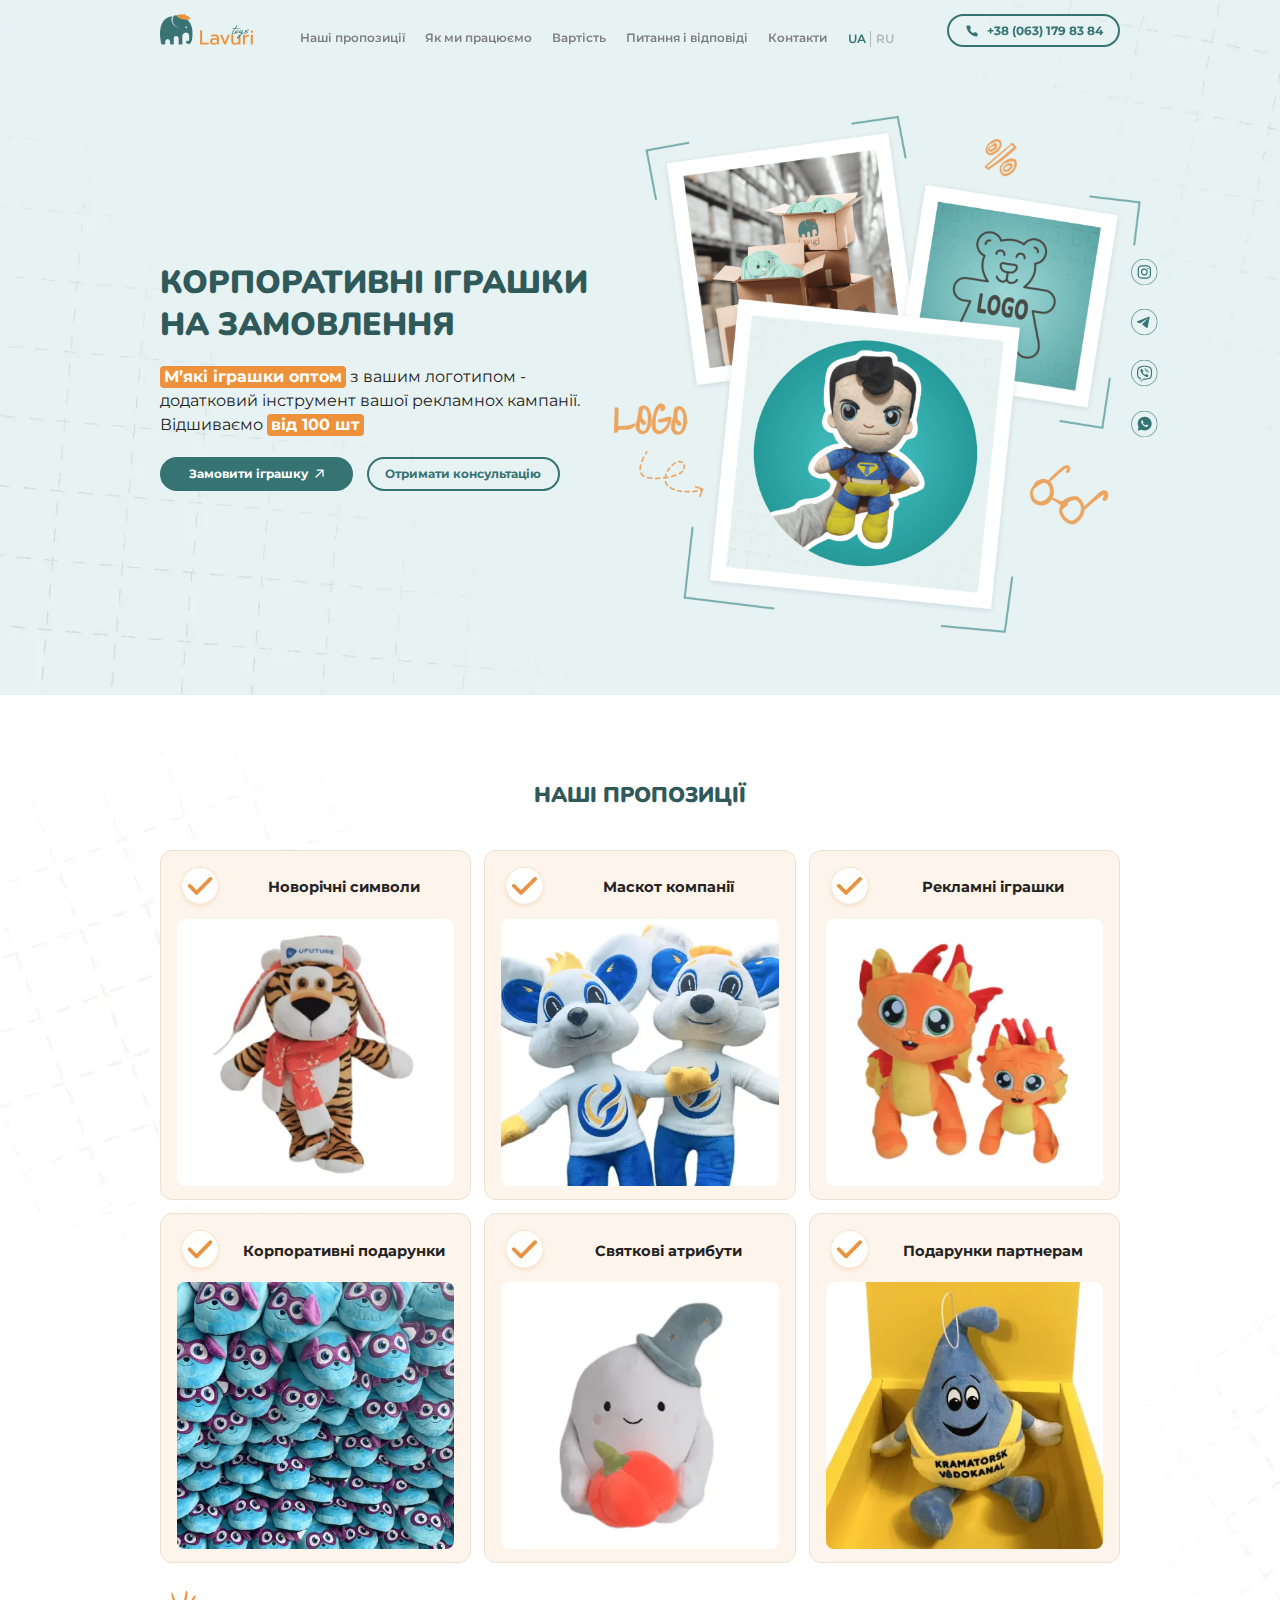
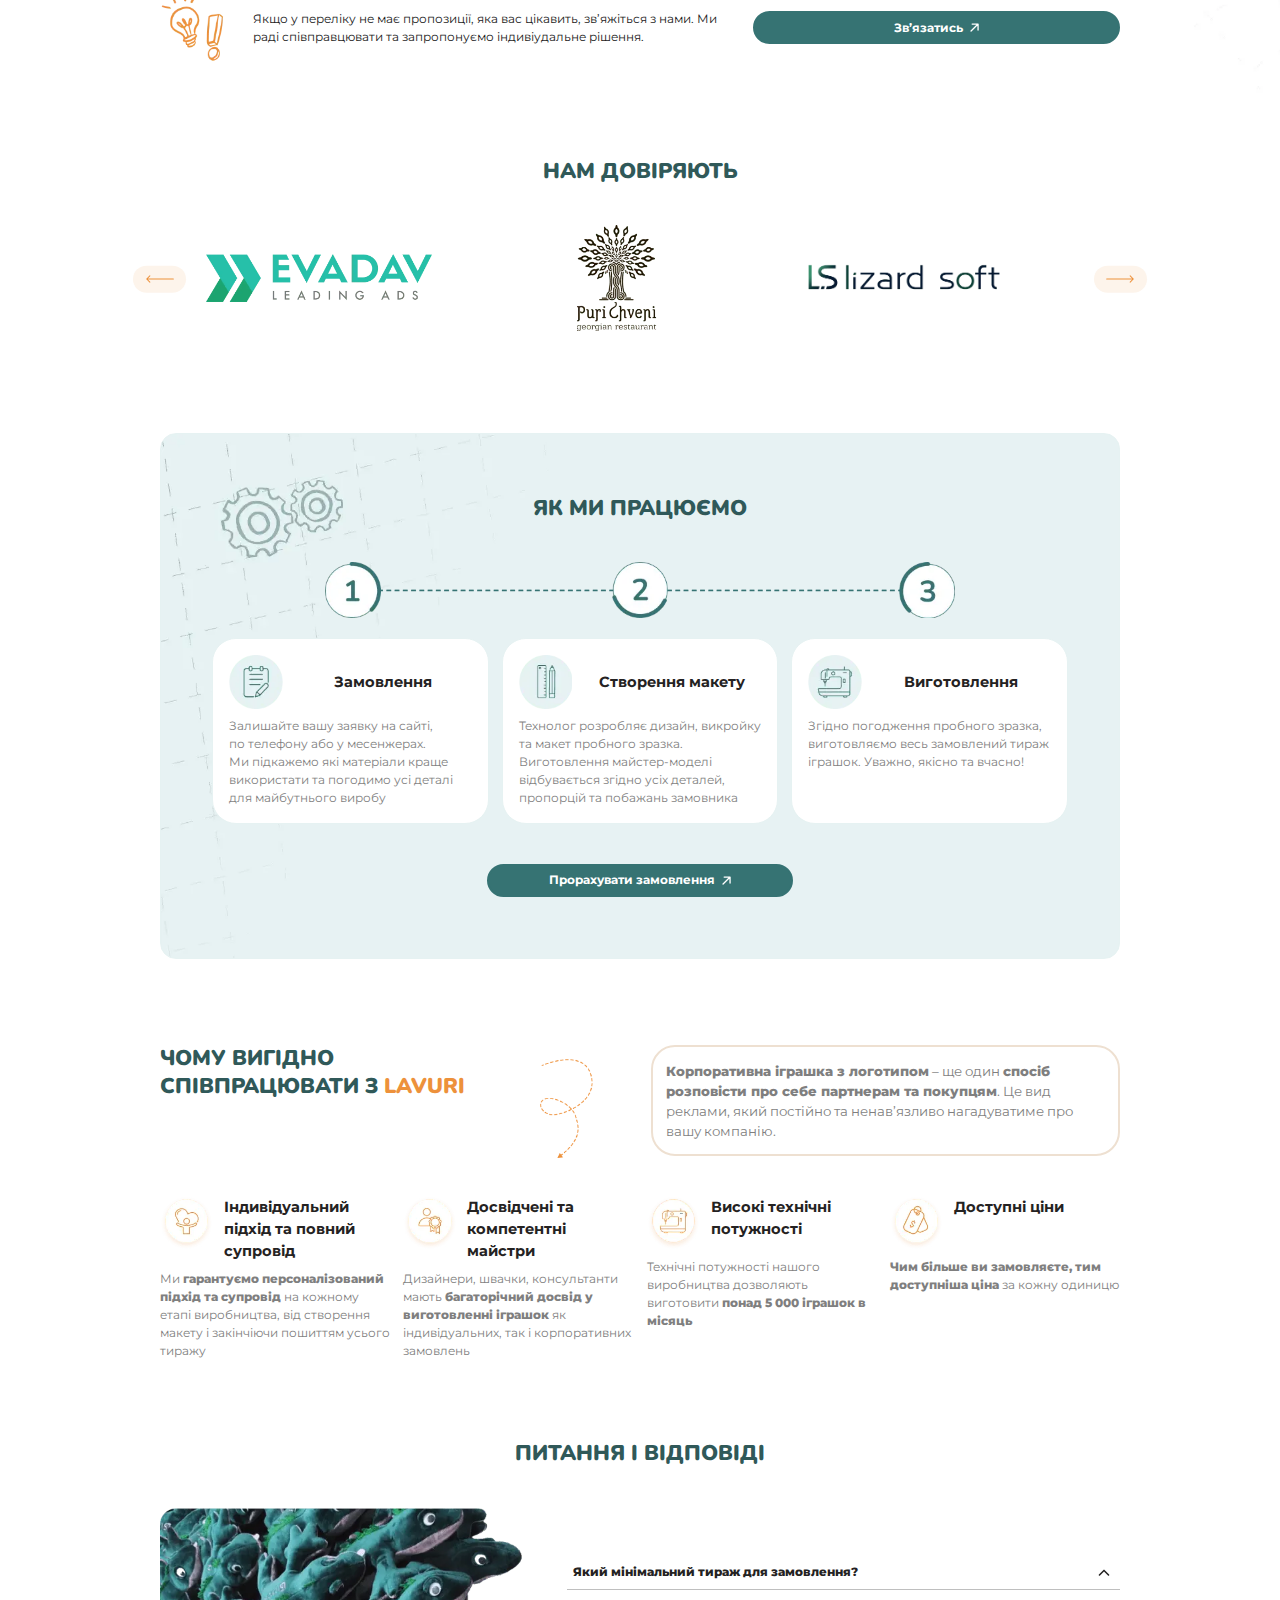
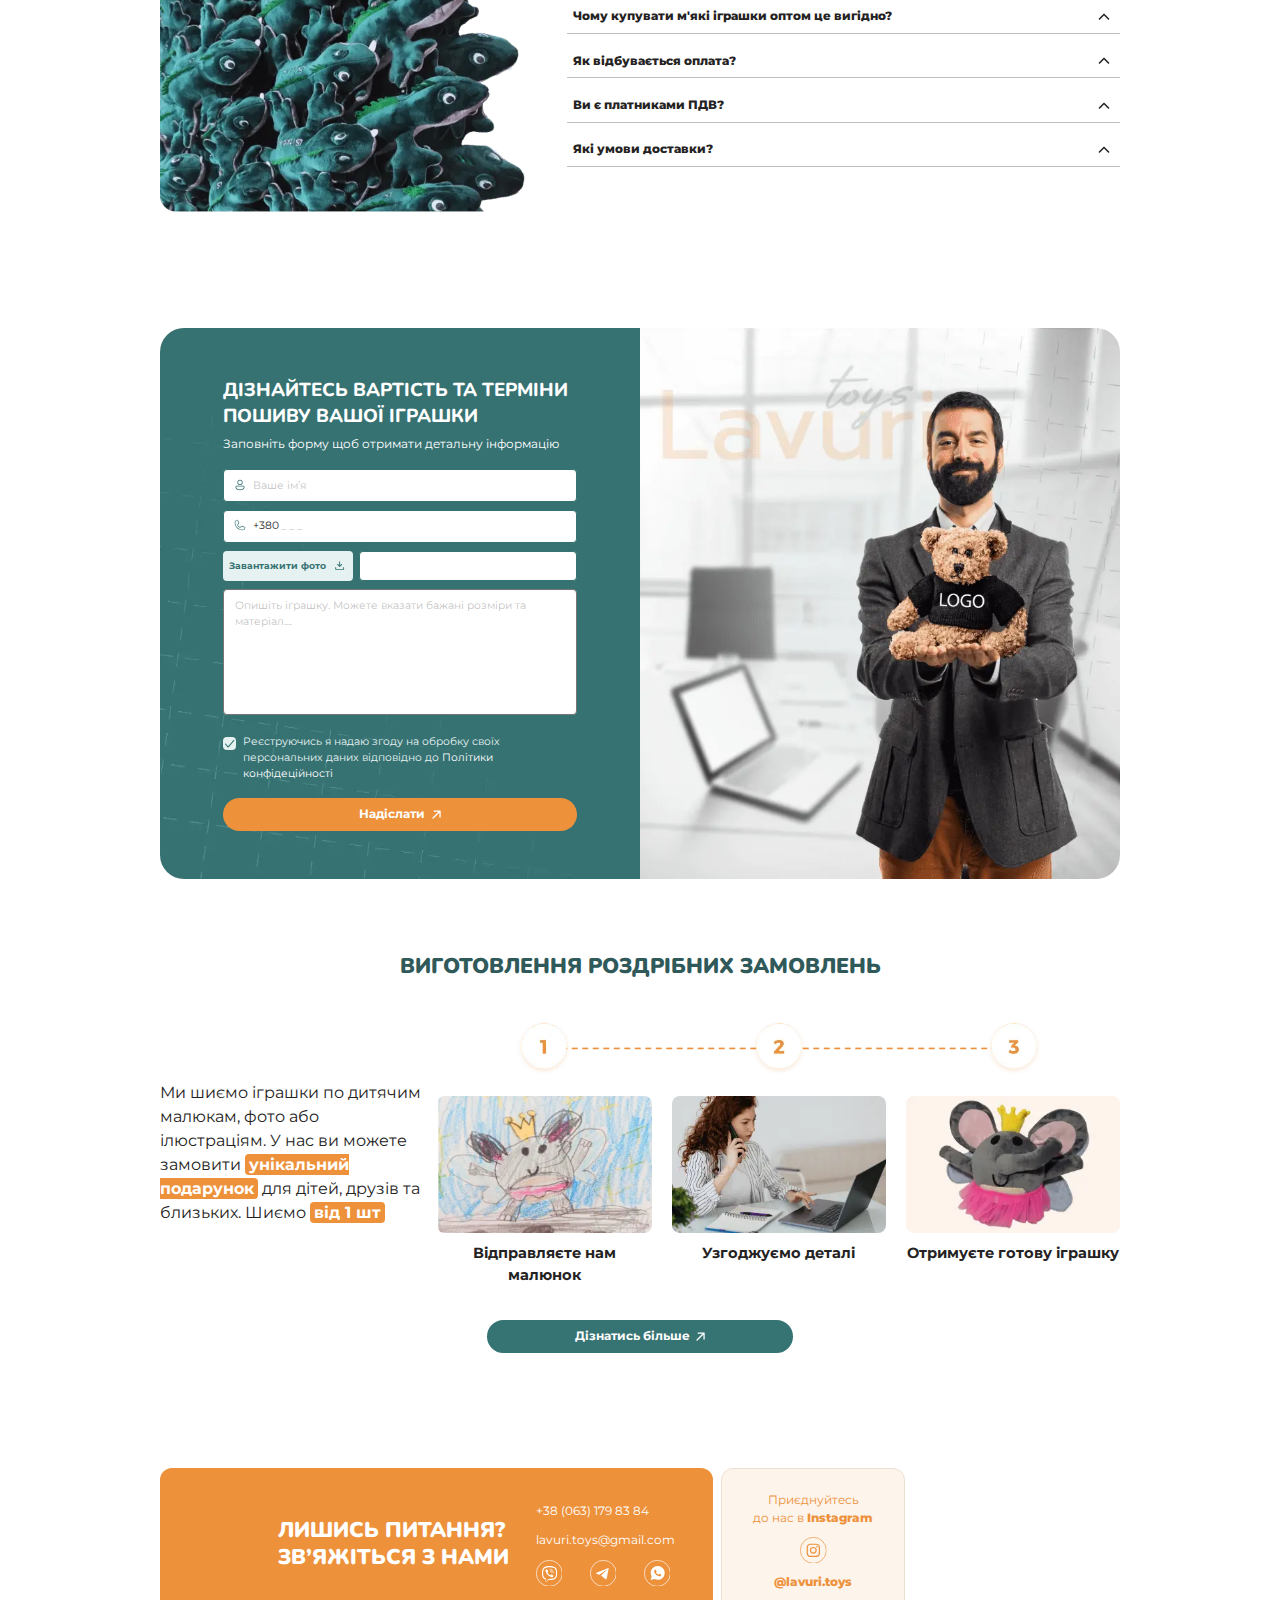
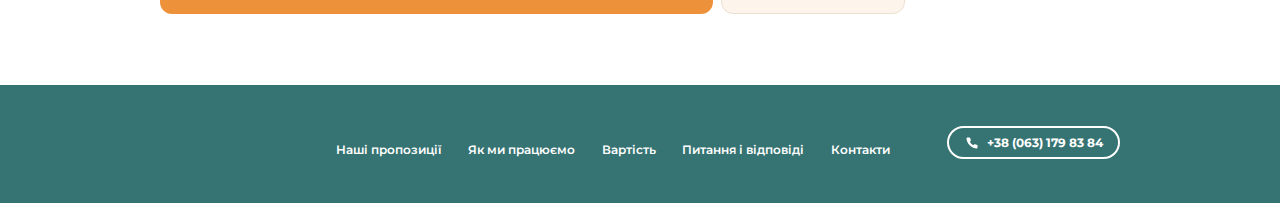
<file: wholesale.html>
<!DOCTYPE html>
<html lang="ua">
  <head>
    <meta charset="utf-8" />
<meta http-equiv="X-UA-Compatible" content="IE=edge" />
<meta name="viewport" content="width=device-width, initial-scale=1.0" />
<meta name="description" content="Виготовляємо м´які іграшки на замовлення по вашим малюнкам та ідеям. Широкий вибір матеріалу. Пошиття корпоративних замовленнь. Підвищуємо впізнаваність бренду.">

<!-- Google Tag Manager -->
<script>
  (function (w, d, s, l, i) {
    w[l] = w[l] || [];
    w[l].push({ "gtm.start": new Date().getTime(), event: "gtm.js" });
    var f = d.getElementsByTagName(s)[0],
      j = d.createElement(s),
      dl = l != "dataLayer" ? "&l=" + l : "";
    j.async = true;
    j.src = "https://www.googletagmanager.com/gtm.js?id=" + i + dl;
    f.parentNode.insertBefore(j, f);
  })(window, document, "script", "dataLayer", "GTM-T876R427");
</script>
<!-- End Google Tag Manager -->

<title>Lavuri | Опт – Корпоративні іграшки з логотипом на замовлення</title>

<link rel="icon" type="image/x-icon" href="img/favicon.svg" />

<meta property="og:site_name" content="lavuri.com"/>
<meta property="og:title" content="Lavuri | М´які іграшки на замовлення по малюнкам"/>
<meta property="og:description" content="Виготовляємо м´які іграшки на замовлення по вашим малюнкам та ідеям. Широкий вибір матеріалу. Пошиття корпоративних замовленнь. Підвищуємо впізнаваність бренду."/>
<meta property="og:type" content="website"/>
<meta property="og:url" content="https://lavuri.com/"/>
<meta property="og:image" content="https://lavuri.com/img/logo2.png"/>

<script>
  const totalFontSize = function () {
    const pageWidth = window.innerWidth || document.documentElement.clientWidth || document.body.clientWidth;

    if (pageWidth > 2000) {
      document.documentElement.style.fontSize = "14px";
    } else if (pageWidth > 992) {
      let value = ((pageWidth * 10) / 1920).toFixed(2);
      document.documentElement.style.fontSize = value + "px";
    } else if (pageWidth > 576) {
      document.documentElement.style.fontSize = "12px";
    } else {
      document.documentElement.style.fontSize = "10px";
    }
  };

  totalFontSize();

  window.addEventListener("resize", totalFontSize);
</script>

<link rel="stylesheet" href="css/plugins/plugins.min.css?_v=20240312035651" />

<link rel="stylesheet" href="css/style.min.css?_v=20240312035651" />

  </head>

  <body>
    <!-- Google Tag Manager (noscript) -->
    <noscript
      ><iframe
        src="https://www.googletagmanager.com/ns.html?id=GTM-T876R427"
        height="0"
        width="0"
        style="display: none; visibility: hidden"
      ></iframe
    ></noscript>
    <!-- End Google Tag Manager (noscript) -->

    

    <header class="header">
  <div class="header__container">
    <div class="header__burger">
      <svg><use xlink:href="img/icons/icons.svg#menu"></use></svg>
    </div>
    <a href="/" class="header__logo logo">
      <picture>
        <source media="(max-width: 992px)" srcset="img/header-logo-mob.png" />
        <img src="img/header-logo.png" alt="Lavuri toys" loading="lazy" class="img-full" />
      </picture>
    </a>
    <div class="menu" id="menu">
  <div class="menu__close">
    <svg><use xlink:href="img/icons/icons.svg#close"></use></svg>
  </div>
  <div class="menu__wrap">
    <div class="menu__logo logo">
      <picture><source srcset="img/header-logo.webp" type="image/webp"><img src="img/header-logo.png" alt="Lavuri toys" loading="lazy" class="img-full"></picture>
    </div>
    <div class="menu__body">
      <nav class="menu__nav menu__nav--wholesale nav">
  <a href="#propositions" class="nav__link">Наші пропозиції</a>
  <a href="#howwork" class="nav__link">Як ми працюємо</a>
  <a href="#price" class="nav__link">Вартість</a>
  <a href="#accordion" class="nav__link">Питання і відповіді</a>
  <a href="#contacts" class="nav__link">Контакти</a>
</nav>

      <div class="menu__lang lang">
        <a href="/wholesale" class="lang__btn active">Ua</a>
        <a href="/wholesale-ru" class="lang__btn">Ru</a>
      </div>
    </div>
    <a href="#" class="menu__btn btn btn--green">
      <span>Зробити замовлення</span>
      <svg><use xlink:href="img/icons/icons.svg#btn-arrow"></use></svg>
    </a>
    <div class="menu__social social">
      <a href="https://www.instagram.com/lavuri.toys?igsh=MW1tM2NpenNjaGs2Yw==" target="_blank" class="social__item">
  <svg><use xlink:href="img/icons/icons.svg#social-instagram"></use></svg>
</a>
<a href="tg://resolve?domain=+380631798384" target="_blank" class="social__item">
  <svg><use xlink:href="img/icons/icons.svg#social-telegram"></use></svg>
</a>
<a href="viber://chat?number=%2B380631798384" target="_blank" class="social__item">
  <svg><use xlink:href="img/icons/icons.svg#social-viber"></use></svg>
</a>
<a href="whatsapp://send?phone=+380631798384" target="_blank" class="social__item">
  <svg><use xlink:href="img/icons/icons.svg#social-whatsapp"></use></svg>
</a>
    </div>
  </div>
</div>

    <div class="header__row">
      <a href="tel:+380631798384" class="btn btn--border btn--phone">
        <svg><use xlink:href="img/icons/icons.svg#phone"></use></svg>
        <span>+38 (063) 179 83 84</span>
      </a>
    </div>
  </div>
</header>


    <main>
      <section class="hero hero--wholesale">
  <div class="hero__container">
    <div class="hero__body">
      <div class="hero__wrap">
        <h1>корпоративні Іграшки на замовлення</h1>
        <h4>
          <span class="bg-text--orange">М’які іграшки оптом</span>
          з вашим логотипом - додатковий інструмент вашої рекламнох кампанії. Відшиваємо

          <span class="bg-text--orange">від 100 шт</span>
        </h4>
        <div class="hero__btns">
          <a href="#price" class="btn btn--green">
            <span>Замовити іграшку</span>
            <svg><use xlink:href="img/icons/icons.svg#btn-arrow"></use></svg>
          </a>
          <a href="#modal_consult" data-fancybox class="btn btn--border">Отримати консультацію</a>
        </div>
      </div>
      <div class="hero__picture">
        <picture>
          <source media="(max-width: 992px)" srcset="img/wholesale/hero-img-mob.png" />
          <img src="img/wholesale/hero-img.png" alt="Lavuri toys" loading="lazy" class="img-full" />
        </picture>
      </div>
    </div>
    <div class="hero__social social"><a href="https://www.instagram.com/lavuri.toys?igsh=MW1tM2NpenNjaGs2Yw==" target="_blank" class="social__item">
  <svg><use xlink:href="img/icons/icons.svg#social-instagram"></use></svg>
</a>
<a href="tg://resolve?domain=+380631798384" target="_blank" class="social__item">
  <svg><use xlink:href="img/icons/icons.svg#social-telegram"></use></svg>
</a>
<a href="viber://chat?number=%2B380631798384" target="_blank" class="social__item">
  <svg><use xlink:href="img/icons/icons.svg#social-viber"></use></svg>
</a>
<a href="whatsapp://send?phone=+380631798384" target="_blank" class="social__item">
  <svg><use xlink:href="img/icons/icons.svg#social-whatsapp"></use></svg>
</a></div>
  </div>
</section>
 
      <section class="propositions" id="propositions">
  <div class="propositions__container">
    <h2 class="propositions__title">наші пропозиції</h2>
    <div class="propositions__slider swiper" data-propositions>
      <div class="swiper-wrapper">
        <div class="propositions-slider__item propositions-item swiper-slide">
          <div class="propositions-item__head">
            <div class="propositions-item__icon">
              <picture><source srcset="img/wholesale/propositions-icon.webp" type="image/webp"><img src="img/wholesale/propositions-icon.png" alt="" loading="lazy" class="img-full"></picture>
            </div>
            <h5 class="propositions-item__title">Новорічні символи</h5>
          </div>
          <div class="propositions-item__picture">
            <picture><source srcset="img/wholesale/propositions-item-img1.webp" type="image/webp"><img src="img/wholesale/propositions-item-img1.png" alt="" loading="lazy" class="img-full"></picture>
          </div>
        </div>
        <div class="propositions-slider__item propositions-item swiper-slide">
          <div class="propositions-item__head">
            <div class="propositions-item__icon">
              <picture><source srcset="img/wholesale/propositions-icon.webp" type="image/webp"><img src="img/wholesale/propositions-icon.png" alt="" loading="lazy" class="img-full"></picture>
            </div>
            <h5 class="propositions-item__title">Маскот компанії</h5>
          </div>
          <div class="propositions-item__picture">
            <picture><source srcset="img/wholesale/propositions-item-img2.webp" type="image/webp"><img src="img/wholesale/propositions-item-img2.png" alt="" loading="lazy" class="img-full"></picture>
          </div>
        </div>
        <div class="propositions-slider__item propositions-item swiper-slide">
          <div class="propositions-item__head">
            <div class="propositions-item__icon">
              <picture><source srcset="img/wholesale/propositions-icon.webp" type="image/webp"><img src="img/wholesale/propositions-icon.png" alt="" loading="lazy" class="img-full"></picture>
            </div>
            <h5 class="propositions-item__title">Рекламні іграшки</h5>
          </div>
          <div class="propositions-item__picture">
            <picture><source srcset="img/wholesale/propositions-item-img3.webp" type="image/webp"><img src="img/wholesale/propositions-item-img3.png" alt="" loading="lazy" class="img-full"></picture>
          </div>
        </div>
        <div class="propositions-slider__item propositions-item swiper-slide">
          <div class="propositions-item__head">
            <div class="propositions-item__icon">
              <picture><source srcset="img/wholesale/propositions-icon.webp" type="image/webp"><img src="img/wholesale/propositions-icon.png" alt="" loading="lazy" class="img-full"></picture>
            </div>
            <h5 class="propositions-item__title">Корпоративні подарунки</h5>
          </div>
          <div class="propositions-item__picture">
            <picture><source srcset="img/wholesale/propositions-item-img4.webp" type="image/webp"><img src="img/wholesale/propositions-item-img4.png" alt="" loading="lazy" class="img-full"></picture>
          </div>
        </div>
        <div class="propositions-slider__item propositions-item swiper-slide">
          <div class="propositions-item__head">
            <div class="propositions-item__icon">
              <picture><source srcset="img/wholesale/propositions-icon.webp" type="image/webp"><img src="img/wholesale/propositions-icon.png" alt="" loading="lazy" class="img-full"></picture>
            </div>
            <h5 class="propositions-item__title">Святкові атрибути</h5>
          </div>
          <div class="propositions-item__picture">
            <picture><source srcset="img/wholesale/propositions-item-img5.webp" type="image/webp"><img src="img/wholesale/propositions-item-img5.png" alt="" loading="lazy" class="img-full"></picture>
          </div>
        </div>
        <div class="propositions-slider__item propositions-item swiper-slide">
          <div class="propositions-item__head">
            <div class="propositions-item__icon">
              <picture><source srcset="img/wholesale/propositions-icon.webp" type="image/webp"><img src="img/wholesale/propositions-icon.png" alt="" loading="lazy" class="img-full"></picture>
            </div>
            <h5 class="propositions-item__title">Подарунки партнерам</h5>
          </div>
          <div class="propositions-item__picture">
            <picture><source srcset="img/wholesale/propositions-item-img6.webp" type="image/webp"><img src="img/wholesale/propositions-item-img6.png" alt="" loading="lazy" class="img-full"></picture>
          </div>
        </div>
      </div>
      <div class="propositions-slider__pag slider__pagination">
        <div class="pag"></div>
      </div>
    </div>
    <div class="propositions__info propositions-info">
      <div class="propositions-info__icon">
        <picture><source srcset="img/wholesale/propositions-info-icon.webp" type="image/webp"><img src="img/wholesale/propositions-info-icon.png" alt="" loading="lazy" class="img-full"></picture>
      </div>
      <p class="propositions-info__text">Якщо у переліку не має пропозиції, яка вас цікавить, зв’яжіться з нами. Ми раді співправцювати та запропонуємо індивіудальне рішення.</p>
      <a href="#modal_consult" data-fancybox class="propositions-info__btn btn btn--green btn--wb">
        <span>Зв’язатись</span>
        <svg><use xlink:href="img/icons/icons.svg#btn-arrow"></use></svg>
      </a>
    </div>
  </div>
</section>
      <section class="trust">
  <div class="trust__container">
    <h2 class="trust__title">НАМ ДОВІРЯЮТЬ</h2>
    <div class="trust__slider" data-trust>
      <div class="swiper">
        <div class="swiper-wrapper">
          <div class="trust-slider__item swiper-slide">
            <picture><source srcset="img/partners/1.webp" type="image/webp"><img src="img/partners/1.png" alt="" loading="lazy" /></picture>
          </div>
          <div class="trust-slider__item swiper-slide">
            <picture><source srcset="img/partners/2.webp" type="image/webp"><img src="img/partners/2.png" alt="" loading="lazy"/></picture>
          </div>
          <div class="trust-slider__item swiper-slide">
            <picture><source srcset="img/partners/3.webp" type="image/webp"><img src="img/partners/3.png" alt="" loading="lazy"/></picture>
          </div>
          <div class="trust-slider__item swiper-slide">
            <picture><source srcset="img/partners/4.webp" type="image/webp"><img src="img/partners/4.png" alt="" loading="lazy"/></picture>
          </div>
          <div class="trust-slider__item swiper-slide">
            <picture><source srcset="img/partners/5.webp" type="image/webp"><img src="img/partners/5.png" alt="" loading="lazy"/></picture>
          </div>
          <div class="trust-slider__item swiper-slide">
            <picture><source srcset="img/partners/6.webp" type="image/webp"><img src="img/partners/6.png" alt="" loading="lazy"/></picture>
          </div>
          <div class="trust-slider__item swiper-slide">
            <picture><source srcset="img/partners/7.webp" type="image/webp"><img src="img/partners/7.png" alt="" loading="lazy"/></picture>
          </div>
          <div class="trust-slider__item swiper-slide">
            <picture><source srcset="img/partners/8.webp" type="image/webp"><img src="img/partners/8.png" alt="" loading="lazy"/></picture>
          </div>
          <div class="trust-slider__item swiper-slide">
            <picture><source srcset="img/partners/9.webp" type="image/webp"><img src="img/partners/9.jpg" alt="" loading="lazy"/></picture>
          </div>
        </div>
        <div class="trust-slider__pag slider__pagination">
          <div class="pag"></div>
        </div>
      </div>
      <div class="trust-slider__arrow_prev slider__arrow slider__arrow_prev">
        <svg><use xlink:href="img/icons/icons.svg#arrow_left_slider"></use></svg>
      </div>
      <div class="trust-slider__arrow_next slider__arrow slider__arrow_next">
        <svg><use xlink:href="img/icons/icons.svg#arrow_right_slider"></use></svg>
      </div>
    </div>
  </div>
</section>
 
      <section class="howwork" id="howwork">
  <div class="howwork__container">
    <div class="howwork__head">
      <h2>Як ми працюємо</h2>
    </div>
    <div class="howwork__wrap">
      <div class="howwork__steps">
        <div class="howwork-steps__item">
          <picture><source srcset="img/wholesale/work-step1.webp" type="image/webp"><img src="img/wholesale/work-step1.png" alt="" loading="lazy" class="img-full"></picture>
        </div>
        <div class="howwork-steps__item">
          <picture><source srcset="img/wholesale/work-step2.webp" type="image/webp"><img src="img/wholesale/work-step2.png" alt="" loading="lazy" class="img-full"></picture>
        </div>
        <div class="howwork-steps__item">
          <picture><source srcset="img/wholesale/work-step3.webp" type="image/webp"><img src="img/wholesale/work-step3.png" alt="" loading="lazy" class="img-full"></picture>
        </div>
      </div>
      <div class="howwork__body">
        <div class="howwork__item howwork-item">
          <div class="howwork-item__head">
            <div class="howwork-item__icon">
              <picture><source srcset="img/wholesale/work-icon1.webp" type="image/webp"><img src="img/wholesale/work-icon1.png" alt="" loading="lazy" class="img-full" /></picture>
            </div>
            <h5 class="howwork-item__title">Замовлення</h5>
          </div>
          <p class="howwork-item__text">
            Залишайте вашу заявку на сайті, по телефону або у месенжерах. Ми підкажемо які матеріали краще використати
            та погодимо усі деталі для майбутнього виробу
          </p>
        </div>
        <div class="howwork__item howwork-item">
          <div class="howwork-item__head">
            <div class="howwork-item__icon">
              <picture><source srcset="img/wholesale/work-icon2.webp" type="image/webp"><img src="img/wholesale/work-icon2.png" alt="" loading="lazy" class="img-full" /></picture>
            </div>
            <h5 class="howwork-item__title">Створення макету</h5>
          </div>
          <p class="howwork-item__text">
            Технолог розробляє дизайн, викройку та макет пробного зразка. Виготовлення майстер-моделі відбувається згідно
            усіх деталей, пропорцій та побажань замовника
          </p>
        </div>
        <div class="howwork__item howwork-item">
          <div class="howwork-item__head">
            <div class="howwork-item__icon">
              <picture><source srcset="img/wholesale/work-icon3.webp" type="image/webp"><img src="img/wholesale/work-icon3.png" alt="" loading="lazy" class="img-full" /></picture>
            </div>
            <h5 class="howwork-item__title">Виготовлення</h5>
          </div>
          <p class="howwork-item__text">
            Згідно погодження пробного зразка, виготовляємо весь замовлений тираж іграшок. Уважно, якісно та вчасно!
          </p>
        </div>
      </div>
    </div>
    <a href="#price" class="howwork__btn btn btn--green btn--big">
      <span>Прорахувати замовлення</span>
      <svg><use xlink:href="img/icons/icons.svg#btn-arrow"></use></svg>
    </a>
  </div>
</section>

      <section class="profitable">
  <div class="profitable__container">
    <div class="profitable__head">
      <h2 class="profitable__title">
        Чому вигідно<br class="mob-none" />
        співпрацювати <br class="mob"> з <span class="text--orange">LAVURI</span>
      </h2>
      <div class="profitable__line">
        <picture>
          <source media="(max-width: 992px)" srcset="img/wholesale/profitable-line-mob.png" />
          <img src="img/wholesale/profitable-line.png" alt="" loading="lazy" class="img-full" />
        </picture>
      </div>
      <div class="profitable__info">
        <p>
          <b>Корпоративна іграшка з логотипом</b> – ще один <b>спосіб розповісти про себе партнерам та покупцям</b>. Це
          вид реклами, який постійно та ненав’язливо нагадуватиме про вашу компанію.
        </p>
      </div>
    </div>
    <div class="profitable__body">
      <div class="profitable__item profitable-item">
        <div>
          <div class="profitable-item__head">
            <div class="profitable-item__icon">
              <picture><source srcset="img/wholesale/profitable-item-icon1.webp" type="image/webp"><img src="img/wholesale/profitable-item-icon1.png" alt="" loading="lazy" class="img-full" /></picture>
            </div>
            <h5 class="profitable-item__title">Індивідуальний підхід та повний супровід</h5>
          </div>
          <p class="profitable-item__text">
            Ми <b>гарантуємо персоналізований підхід та супровід</b> на кожному етапі виробництва, від створення макету
            і закінчіючи пошиттям усього тиражу
          </p>
        </div>
        <div class="profitable-item__num">1</div>
      </div>
      <div class="profitable__item profitable-item">
        <div>
          <div class="profitable-item__head">
            <div class="profitable-item__icon">
              <picture><source srcset="img/wholesale/profitable-item-icon2.webp" type="image/webp"><img src="img/wholesale/profitable-item-icon2.png" alt="" loading="lazy" class="img-full" /></picture>
            </div>
            <h5 class="profitable-item__title">Досвідчені та компетентні майстри</h5>
          </div>
          <p class="profitable-item__text">
            Дизайнери, швачки, консультанти мають <b>багаторічний досвід у виготовленні іграшок</b> як індивідуальних,
            так і корпоративних замовлень
          </p>
        </div>
        <div class="profitable-item__num">2</div>
      </div>
      <div class="profitable__item profitable-item">
        <div>
          <div class="profitable-item__head">
            <div class="profitable-item__icon">
              <picture><source srcset="img/wholesale/profitable-item-icon3.webp" type="image/webp"><img src="img/wholesale/profitable-item-icon3.png" alt="" loading="lazy" class="img-full" /></picture>
            </div>
            <h5 class="profitable-item__title">Високі технічні потужності</h5>
          </div>
          <p class="profitable-item__text">
            Технічні потужності нашого виробництва дозволяють виготовити <b>понад 5 000 іграшок в місяць</b>
          </p>
        </div>
        <div class="profitable-item__num">3</div>
      </div>
      <div class="profitable__item profitable-item">
        <div>
          <div class="profitable-item__head">
            <div class="profitable-item__icon">
              <picture><source srcset="img/wholesale/profitable-item-icon4.webp" type="image/webp"><img src="img/wholesale/profitable-item-icon4.png" alt="" loading="lazy" class="img-full" /></picture>
            </div>
            <h5 class="profitable-item__title">Доступні ціни</h5>
          </div>
          <p class="profitable-item__text"><b>Чим більше ви замовляєте, тим доступніша ціна</b> за кожну одиницю</p>
        </div>
        <div class="profitable-item__num">4</div>
      </div>
    </div>
  </div>
</section>
 
      <section class="types" id="accordion">
  <div class="types__container">
    <h2 class="types__title">Питання і відповіді</h2>
    <div class="types__wrap">
      <div class="types__picture">
        <picture><source srcset="img/wholesale/types-img.webp" type="image/webp"><img src="img/wholesale/types-img.png" alt="" loading="lazy" class="img-full"></picture>
      </div>
      <div class="types__body">
        <details class="accordion-item">
          <summary class="accordion-trigger">
            <span class="accordion-title">Який мінімальний тираж для замовлення?</span>
            <svg class="accordion-arrow"><use xlink:href="img/icons/icons.svg#accordion-arrow"></use></svg>
          </summary>
          <div class="accordion-content">
            <p>Мінімальний тираж від 100 одиниць</p>
          </div>
        </details>
        <details class="accordion-item">
          <summary class="accordion-trigger">
            <span class="accordion-title">Чому купувати м'які іграшки оптом це вигідно?</span>
            <svg class="accordion-arrow"><use xlink:href="img/icons/icons.svg#accordion-arrow"></use></svg>
          </summary>
          <div class="accordion-content">
            <p>Мінімальний тираж від 100 одиниць</p>
          </div>
        </details>
        <details class="accordion-item">
          <summary class="accordion-trigger">
            <span class="accordion-title">Як відбувається оплата?</span>
            <svg class="accordion-arrow"><use xlink:href="img/icons/icons.svg#accordion-arrow"></use></svg>
          </summary>
          <div class="accordion-content">
            <p>Мінімальний тираж від 100 одиниць</p>
          </div>
        </details>
        <details class="accordion-item">
          <summary class="accordion-trigger">
            <span class="accordion-title">Ви є платниками ПДВ?</span>
            <svg class="accordion-arrow"><use xlink:href="img/icons/icons.svg#accordion-arrow"></use></svg>
          </summary>
          <div class="accordion-content">
            <p>Мінімальний тираж від 100 одиниць</p>
          </div>
        </details>
        <details class="accordion-item">
          <summary class="accordion-trigger">
            <span class="accordion-title">Які умови доставки?</span>
            <svg class="accordion-arrow"><use xlink:href="img/icons/icons.svg#accordion-arrow"></use></svg>
          </summary>
          <div class="accordion-content">
            <p>Мінімальний тираж від 100 одиниць</p>
          </div>
        </details>
      </div>
    </div>
  </div>
</section>


      <section class="price" id="price">
  <div class="price__container">
    <div class="price__wrap">
      <div class="price__body">
        <form action="/" class="form" id="price_form">
          <h3 class="form__title">Дізнайтесь вартість та терміни пошиву вашої іграшки</h3>
          <p class="form__text">Заповніть форму щоб отримати детальну інформацію</p>
          <div class="form__group">
            <div class="form__icon">
              <svg><use xlink:href="img/icons/icons.svg#name"></use></svg>
            </div>
            <input type="text" name="name" id="name" class="form__input" placeholder="Ваше ім’я">
            <span id="error-name" class="error is-hidden">Введіть ваше ім’я</span>
          </div>
          <div class="form__group">
            <div class="form__icon">
              <svg><use xlink:href="img/icons/icons.svg#input__phone"></use></svg>
            </div>
            <div class="form__pre">+380</div>
            <input type="tel" name="tel" id="tel" class="form__input form__input--tel" minlength="9" maxlength="9" pattern="[0-9]{2}-[0-9]{3}-[0-9]{2}-[0-9]{2}" placeholder="_ _ _">
            <span id="error-tel" class="error is-hidden">Введіть ваш номер телефону. Номер має містити лише цифри</span>
          </div>
          <div class="upload-file__wrapper">
            <input type="file" name="files" id="picture" class="upload-file__input" accept=".jpg, .jpeg, .png, .gif, .bmp, .doc, .docx, .xls, .xlsx, .txt, .tar, .zip, .7z, .7zip" multiple>
            <label class="upload-file__label" for="picture">
              <p class="upload-file__p">Завантажити фото</p>
              <svg class="upload-file__icon"><use xlink:href="img/icons/icons.svg#input__download"></use></svg>
            </label>
            <span id="file-name" class="file-name upload-file__text"></span>
            <span id="error-file" class="error is-hidden">Завантажте фото або малюнок іграшки</span>
          </div>
          <textarea name="message" id="description" class="form__textarea" placeholder="Опишіть іграшку. Можете вказати бажані розміри та матеріал...."></textarea>
          <div class="chbox">
            <label class="chbox__label">
              <input type="checkbox" name="agree" class="chbox__input" value="" checked>
              <span class="chbox__icon"></span>
              <span class="chbox__text">Реєструючись я надаю згоду на обробку своїх персональних даних відповідно до <a href="policy.pdf">Політики конфідеційності</a></span>
            </label>
          </div>
          <button type="button" id="order" class="form__btn btn btn--orange">
            <span>Надіслати</span>
            <svg><use xlink:href="img/icons/icons.svg#btn-arrow"></use></svg>
          </button>
        </form>
      </div>
      <div class="price__picture">
        <picture><source srcset="img/wholesale/form-img.webp" type="image/webp"><img src="img/wholesale/form-img.png" alt="" loading="lazy" class="img-full"></picture>
      </div>
    </div>
  </div>
</section>
      <section class="preparation">
  <div class="preparation__container">
    <h2 class="preparation__title">ВИГОТОВЛЕННЯ РОЗДРІБНИХ ЗАМОВЛЕНЬ</h2>
    <div class="preparation__wrap">
      <h4 class="preparation__text">
        Ми шиємо іграшки по дитячим малюкам, фото або ілюстраціям. У нас ви можете замовити <span class="bg-text--orange">унікальний подарунок</span> для
        дітей, друзів та близьких. Шиємо <span class="bg-text--orange">від 1 шт</span>
      </h4>
      <div class="preparation__body">
        <div class="preparation__steps">
          <div class="preparation-steps__item">
            <picture><source srcset="img/wholesale/preparation-step1.webp" type="image/webp"><img src="img/wholesale/preparation-step1.png" alt="" loading="lazy" class="img-full" /></picture>
          </div>
          <div class="preparation-steps__item">
            <picture><source srcset="img/wholesale/preparation-step2.webp" type="image/webp"><img src="img/wholesale/preparation-step2.png" alt="" loading="lazy" class="img-full" /></picture>
          </div>
          <div class="preparation-steps__item">
            <picture><source srcset="img/wholesale/preparation-step3.webp" type="image/webp"><img src="img/wholesale/preparation-step3.png" alt="" loading="lazy" class="img-full" /></picture>
          </div>
        </div>
        <div class="preparation__content">
          <div class="preparation__item preparation-item">
            <div class="preparation-item__picture">
              <picture><source srcset="img/wholesale/preparation-img1.webp" type="image/webp"><img src="img/wholesale/preparation-img1.png" alt="" loading="lazy" class="img-full" /></picture>
            </div>
            <h5 class="preparation-item__title">Відправляєте нам малюнок</h5>
          </div>
          <div class="preparation__item preparation-item">
            <div class="preparation-item__picture">
              <picture><source srcset="img/wholesale/preparation-img2.webp" type="image/webp"><img src="img/wholesale/preparation-img2.png" alt="" loading="lazy" class="img-full" /></picture>
            </div>
            <h5 class="preparation-item__title">Узгоджуємо деталі</h5>
          </div>
          <div class="preparation__item preparation-item">
            <div class="preparation-item__picture">
              <picture><source srcset="img/wholesale/preparation-img3.webp" type="image/webp"><img src="img/wholesale/preparation-img3.png" alt="" loading="lazy" class="img-full" /></picture>
            </div>
            <h5 class="preparation-item__title">Отримуєте готову іграшку</h5>
          </div>
        </div>
      </div>
    </div>
    <a href="index.html" class="preparation__btn btn btn--green btn--big">
      <span>Дізнатись більше</span>
      <svg><use xlink:href="img/icons/icons.svg#btn-arrow"></use></svg>
    </a>
  </div>
</section>
 
      <section class="question" id="contacts">
  <div class="question__container">
    <div class="question__row question-row">
      <div class="question-row__img">
        <picture>
          <source media="(max-width: 992px)" srcset="img/retail/question-decor-mob.png" />
          <img src="img/retail/question-decor.png" alt="" loading="lazy" class="img-full" />
        </picture>
      </div>
      <h2 class="question-row__title">Лишись питання? Зв’яжіться з нами</h2>
      <div class="question-row__col">
        <a href="tel:+380631798384" class="question-row__link">+38 (063) 179 83 84</a>
        <a href="mailto:lavuri.toys@gmail.com" class="question-row__link">lavuri.toys@gmail.com</a>
        <div class="question-row__social social">
          <a href="viber://chat?number=%2B380631798384" target="_blank" class="social__item">
            <svg><use xlink:href="img/icons/icons.svg#social-viber"></use></svg>
          </a>
          <a href="tg://resolve?domain=+380631798384" target="_blank" class="social__item">
            <svg><use xlink:href="img/icons/icons.svg#social-telegram"></use></svg>
          </a>
          <a href="whatsapp://send?phone=+380631798384" target="_blank" class="social__item">
            <svg><use xlink:href="img/icons/icons.svg#social-whatsapp"></use></svg>
          </a>
        </div>
      </div>
    </div>
    <div class="question__item">
      <p class="question-item__text">Приєднуйтесь до нас в <b>Instagram</b></p>
      <div class="question-item__social">
        <a href="https://www.instagram.com/lavuri.toys?igsh=MW1tM2NpenNjaGs2Yw==" target="_blank" class="social__item">
          <svg><use xlink:href="img/icons/icons.svg#social-instagram"></use></svg>
        </a>
      </div>
      <a href="https://www.instagram.com/lavuri.toys?igsh=MW1tM2NpenNjaGs2Yw==" target="_blank" class="question-item__link">@lavuri.toys</a>
      <div class="question-item__mouse">
        <picture><source srcset="img/retail/question-mouse.webp" type="image/webp"><img src="img/retail/question-mouse.png" alt="" loading="lazy" class="img-full"></picture>
      </div>
    </div>
    <div class="question__picture">
      <picture>
        <source media="(max-width: 992px)" srcset="img/wholesale/question-img-mob.png" />
        <img src="img/wholesale/question-img.png" alt="" loading="lazy" class="img-full" />
      </picture>
    </div>
  </div>
</section>

    </main>

    <!-- END main page -->

    <footer class="footer wholesale">
  <div class="footer__container">
    <div class="footer__wrap">
      <div class="footer__logo logo">
        <picture>
          <source media="(max-width: 992px)" srcset="img/footer-logo-mob.png" />
          <img src="img/footer-logo.png" alt="Lavuri toys" loading="lazy" class="img-full" />
        </picture>
      </div>
      <nav class="footer__nav nav">
  <a href="#propositions" class="nav__link">Наші пропозиції</a>
  <a href="#howwork" class="nav__link">Як ми працюємо</a>
  <a href="#price" class="nav__link">Вартість</a>
  <a href="#accordion" class="nav__link">Питання і відповіді</a>
  <a href="#contacts" class="nav__link">Контакти</a>
</nav>

    </div>
    <a href="tel:+380631798384" class="btn btn--whiteb btn--phone">
      <svg><use xlink:href="img/icons/icons.svg#phone"></use></svg>
      <span>+38 (063) 179 83 84</span>
    </a>
  </div>
</footer>

<div class="modal" id="modal_consult">
  <div class="modal__wrap">
    <div class="modal__body">
      <h3 class="modal__title">Отримати консультацію</h3>
      <p class="modal__text">Заповніть форму. Наш спеціаліст передзвонить у найближчій час</p>
      <form action="/" class="modal__form form" id="consult_form">
        <div class="form__group">
          <div class="form__icon">
            <svg><use xlink:href="img/icons/icons.svg#name"></use></svg>
          </div>
          <input type="text" id="modal_name" name="modal_name" class="form__input" placeholder="Ваше ім’я" required/>
        </div>
        <div class="form__group">
          <div class="form__icon">
            <svg><use xlink:href="img/icons/icons.svg#input__phone"></use></svg>
          </div>
          <div class="form__pre">+380</div>
          <input type="tel" id="modal_tel" name="modal_tel" class="form__input form__input--tel" minlength="9" maxlength="9"   placeholder="_ _ _" required/>
        </div>
        <button type="button" id="modal_order" class="form__btn btn btn--orange">
          <span>Надіслати</span>
          <svg><use xlink:href="img/icons/icons.svg#btn-arrow"></use></svg>
        </button>
      </form>
    </div>
    <div class="modal__decor">
      <picture><source srcset="img/modal-decor.webp" type="image/webp"><img src="img/modal-decor.png" alt="" loading="lazy" class="img-full" /></picture>
    </div>
  </div>
</div>

<div class="modal modal--done" id="modal_consult-done">
  <div class="modal__wrap">
    <div class="modal__body">
      <div class="modal__done">
        <picture><source srcset="img/modal-done.webp" type="image/webp"><img src="img/modal-done.png" alt="" loading="lazy" class="img-full" /></picture>
      </div>
      <h3 class="modal__title">Номер телефону надіслано</h3>
      <p class="modal__text">Наш спеціаліст зв’яжеться з вами у найближчий час</p>
      <a href="/" class="btn btn--orange">
        <span>Повернутись на сайт</span>
        <svg><use xlink:href="img/icons/icons.svg#btn-arrow"></use></svg>
      </a>
    </div>
  </div>
</div>

<div class="modal modal--done" id="modal_done">
  <div class="modal__wrap">
    <div class="modal__body">
      <div class="modal__done">
        <picture><source srcset="img/modal-done.webp" type="image/webp"><img src="img/modal-done.png" alt="" loading="lazy" class="img-full" /></picture>
      </div>
      <h3 class="modal__title">ВАША ЗАЯВКА НАДІСЛАНА</h3>
      <p class="modal__text">Наш спеціаліст зв’яжеться з вами для уточнення деталей у найближчий час</p>
      <a href="/" class="btn btn--orange">
        <span>Повернутись на сайт</span>
        <svg><use xlink:href="img/icons/icons.svg#btn-arrow"></use></svg>
      </a>
    </div>
  </div>
</div>

<div class="modal modal--done" id="modal_fall">
  <div class="modal__wrap">
    <div class="modal__body">
      <h3 class="modal__title">Нажаль виникла помилка під час відправки.</h3>
      <p class="modal__text">Будь ласка зв´яжіться з нами за телефоном<br/> <a href="tel:+380631798384">+38 063 179 83 84</a></p>
      <a href="/" class="btn btn--orange">
        <span>Повернутись на сайт</span>
        <svg><use xlink:href="img/icons/icons.svg#btn-arrow"></use></svg>
      </a>
    </div>
  </div>
</div>
 <script src="js/plugins/plugins.min.js?_v=20240312035651"></script>

<script src="js/app.min.js?_v=20240312035651"></script>
  </body>
</html>
</file>
<file: css/style.min.css>
:root{--white:#fff;--text:#1a1a1a;--dark:#242222;--grey:#7f7f7f;--green:#367373;--dark-green:#305959;--orange:#ED913B;--red-error:#FF0055;--bg-red-erorr:rgba(255, 0, 0, 0.2);--light-green:#E6F2F2;--beige:#EEE0D1;--light-beige:#FDF4EB;--error:#D81153}@font-face{font-family:Montserrat;font-display:swap;src:url(../fonts/Montserrat-Bold.woff2) format("woff2"),url(../fonts/Montserrat-Bold.woff) format("woff");font-weight:700;font-style:normal}@font-face{font-family:Montserrat;font-display:swap;src:url(../fonts/Montserrat-ExtraBold.woff2) format("woff2"),url(../fonts/Montserrat-ExtraBold.woff) format("woff");font-weight:800;font-style:normal}@font-face{font-family:Montserrat;font-display:swap;src:url(../fonts/Montserrat-ExtraLight.woff2) format("woff2"),url(../fonts/Montserrat-ExtraLight.woff) format("woff");font-weight:200;font-style:normal}@font-face{font-family:Montserrat;font-display:swap;src:url(../fonts/Montserrat-SemiBold.woff2) format("woff2"),url(../fonts/Montserrat-SemiBold.woff) format("woff");font-weight:600;font-style:normal}@font-face{font-family:Nunito;font-display:swap;src:url(../fonts/Nunito-Bold.woff2) format("woff2"),url(../fonts/Nunito-Bold.woff) format("woff");font-weight:700;font-style:normal}@font-face{font-family:Nunito;font-display:swap;src:url(../fonts/Nunito-Black.woff2) format("woff2"),url(../fonts/Nunito-Black.woff) format("woff");font-weight:900;font-style:normal}@font-face{font-family:Montserrat;font-display:swap;src:url(../fonts/Montserrat-Regular.woff2) format("woff2"),url(../fonts/Montserrat-Regular.woff) format("woff");font-weight:400;font-style:normal}@font-face{font-family:Nunito;font-display:swap;src:url(../fonts/Nunito-ExtraBold.woff2) format("woff2"),url(../fonts/Nunito-ExtraBold.woff) format("woff");font-weight:800;font-style:normal}html{color:var(--text);background-color:#fff;font-size:62.5%;font-family:-apple-system,BlinkMacSystemFont,"Segoe UI",Roboto,"Helvetica Neue",Arial,"Noto Sans",sans-serif,"Apple Color Emoji","Segoe UI Emoji","Segoe UI Symbol","Noto Color Emoji";scroll-behavior:smooth}body{font-family:Montserrat;font-size:1.8rem;font-weight:400;min-height:100vh;overflow-x:hidden;--sb-track-color:#fff;--sb-thumb-color:#367373;--sb-size:1rem}body::-webkit-scrollbar{width:var(--sb-size)}body::-webkit-scrollbar-track{background:var(--sb-track-color);border-radius:3px}body::-webkit-scrollbar-thumb{background:var(--sb-thumb-color);border-radius:3px}@supports not selector(::-webkit-scrollbar){body{scrollbar-color:var(--sb-thumb-color) var(--sb-track-color)}}*{-webkit-box-sizing:border-box;box-sizing:border-box}a,button{color:inherit;-webkit-tap-highlight-color:rgba(255,255,255,0)}input[type=search]{-webkit-appearance:textfield;-webkit-box-sizing:border-box;box-sizing:border-box}input,textarea{outline:0}b,strong{font-weight:800}.img-full{width:100%;height:100%;-o-object-fit:cover;object-fit:cover;-o-object-position:center;object-position:center}h1{font-family:Nunito;font-size:2.3rem;font-weight:900;line-height:1.3913043478;color:var(--dark-green);text-transform:uppercase}h2{font-family:Nunito;font-size:2.2rem;font-weight:900;line-height:1.3391304348;color:var(--dark-green);text-transform:uppercase}h3{font-family:Nunito;font-size:1.7rem;font-weight:800;line-height:1.4;text-transform:uppercase}h4{font-size:1.6rem;font-weight:400;line-height:1.5;color:var(--dark)}h5{font-size:1.7rem;font-weight:700;line-height:1.4;color:var(--dark)}p{font-size:1.5rem;font-weight:400;line-height:1.4}.text--orange{color:var(--orange)}.bg-text--orange{font-weight:700;color:var(--white);background-color:var(--orange);padding:.1rem .35rem;border-radius:4px}.logo{-ms-flex-negative:0;flex-shrink:0;width:7.4rem;height:3rem}.btn{font-size:1.6rem;font-weight:700;line-height:1.25;display:-webkit-box;display:-ms-flexbox;display:flex;-webkit-box-align:center;-ms-flex-align:center;align-items:center;-webkit-box-pack:center;-ms-flex-pack:center;justify-content:center;-ms-flex-negative:0;flex-shrink:0;-webkit-column-gap:1rem;-moz-column-gap:1rem;column-gap:1rem;border-radius:67px;height:5rem;-webkit-transition:all .5s ease 0s;transition:all .5s ease 0s}.btn svg{-ms-flex-negative:0;flex-shrink:0;width:1.37rem;height:1.37rem;-webkit-transition:-webkit-transform .5s ease 0s;transition:-webkit-transform .5s ease 0s;transition:transform .5s ease 0s;transition:transform .5s ease 0s,-webkit-transform .5s ease 0s}.btn--phone svg{-ms-flex-negative:0;flex-shrink:0;width:2.4rem;height:2.4rem}.btn--border{color:var(--green);background-color:inherit;border:2px solid var(--green)}.btn--whiteb{color:var(--white);background-color:inherit;border:2px solid var(--white)}.btn--green{color:var(--white);background-color:var(--green);border:2px solid var(--green)}.btn--orange{color:var(--white);background-color:var(--orange)}.social{display:-webkit-box;display:-ms-flexbox;display:flex}.social__item{display:-webkit-box;display:-ms-flexbox;display:flex;color:var(--green)}.social__item svg{-ms-flex-negative:0;flex-shrink:0;width:4rem;height:4rem}.slider__arrow{cursor:pointer;display:-webkit-box;display:-ms-flexbox;display:flex;-webkit-box-align:center;-ms-flex-align:center;align-items:center;-webkit-box-pack:center;-ms-flex-pack:center;justify-content:center;-ms-flex-negative:0;flex-shrink:0;border-radius:150px;background-color:var(--light-beige);position:absolute;top:50%;-webkit-transform:translateY(-50%);-ms-transform:translateY(-50%);transform:translateY(-50%);z-index:2;-webkit-transition:all .5s ease 0s;transition:all .5s ease 0s}.slider__arrow svg{color:var(--orange);-webkit-transition:all .5s ease 0s;transition:all .5s ease 0s}.slider__arrow_prev{left:-9.5rem}.slider__arrow_next{right:-9.5rem}.slider__pagination{display:-webkit-box;display:-ms-flexbox;display:flex;-webkit-box-align:center;-ms-flex-align:center;align-items:center;-webkit-box-pack:center;-ms-flex-pack:center;justify-content:center}.slider__pagination .pag{position:relative;left:0!important;bottom:0!important;-webkit-transform:unset!important;-ms-transform:unset!important;transform:unset!important}.slider__pagination .swiper-pagination-bullet{width:var(--swiper-pagination-bullet-width,var(--swiper-pagination-bullet-size,4rem));height:var(--swiper-pagination-bullet-height,var(--swiper-pagination-bullet-size,.4rem));background-color:var(--light-green);opacity:40%;border-radius:0;-webkit-transform:unset;-ms-transform:unset;transform:unset}.slider__pagination .swiper-pagination-bullet-active{background-color:var(--green);opacity:60%}.header{z-index:999;width:100%;position:fixed;top:0;left:0;-webkit-transition:all .5s ease 0s;transition:all .5s ease 0s}.header.fixed{background-color:rgba(255,255,255,.7)}.header.fixed .header__container{padding:1rem 0}.header__container{display:-webkit-box;display:-ms-flexbox;display:flex;-webkit-box-align:center;-ms-flex-align:center;align-items:center;-webkit-box-pack:justify;-ms-flex-pack:justify;justify-content:space-between;padding:3rem 0 0;-webkit-transition:all .5s ease 0s;transition:all .5s ease 0s}.header__burger{display:-webkit-box;display:-ms-flexbox;display:flex}.header__burger svg{-ms-flex-negative:0;flex-shrink:0;width:3rem;height:3rem}.header__row{position:relative;display:-webkit-box;display:-ms-flexbox;display:flex}.footer{background-color:var(--green)}.footer__container{display:-webkit-box;display:-ms-flexbox;display:flex;padding:3.6rem 0}.footer__wrap{width:100%;display:-webkit-box;display:-ms-flexbox;display:flex;-webkit-box-align:end;-ms-flex-align:end;align-items:flex-end;-webkit-box-pack:justify;-ms-flex-pack:justify;justify-content:space-between}.footer__logo{width:9rem;height:11rem}.footer__nav .nav__link{color:var(--white)}.footer__nav .nav__link::after{background-color:var(--orange)}.menu__close{position:absolute;top:6.4rem;left:3.3rem;color:var(--white);-webkit-transition:all .3s ease 0s;transition:all .3s ease 0s;width:2.4rem;height:2.4rem}.menu__close svg{width:100%;height:100%}.menu__logo{width:14.3rem;height:5.3rem}.menu__logo:not(:last-child){margin-bottom:4.25rem}.menu__body{display:-webkit-box;display:-ms-flexbox;display:flex}.menu__lang{display:-webkit-box;display:-ms-flexbox;display:flex;-webkit-box-align:center;-ms-flex-align:center;align-items:center}.menu__btn:not(:last-child){margin-bottom:3.6rem}.menu__social{-webkit-box-align:center;-ms-flex-align:center;align-items:center;-webkit-box-pack:justify;-ms-flex-pack:justify;justify-content:space-between}.nav{display:-webkit-box;display:-ms-flexbox;display:flex}.nav__link{position:relative;font-size:1.8rem;font-weight:600;line-height:1.5;color:var(--grey);-webkit-transition:all .5s ease 0s;transition:all .5s ease 0s}.nav__link::after{content:"";width:0;height:2px;background-color:var(--green);position:absolute;left:0;bottom:-2px;-webkit-transition:all .5s ease 0s;transition:all .5s ease 0s}.lang__btn{display:-webkit-box;display:-ms-flexbox;display:flex;-webkit-box-align:center;-ms-flex-align:center;align-items:center;-webkit-box-pack:center;-ms-flex-pack:center;justify-content:center;font-size:1.8rem;font-weight:600;line-height:1.5;text-transform:uppercase;color:rgba(127,127,127,.5);-webkit-transition:all .3s ease 0s;transition:all .3s ease 0s;width:4.2rem;height:2.4rem}.lang__btn:not(:last-child){border-right:1px solid rgba(127,127,127,.5)}.lang__btn.active{color:var(--green)}.modal{display:none;padding:0;border-radius:24px}.modal .fancybox-button svg path{fill:var(--grey)}.modal__wrap{position:relative;display:-webkit-box;display:-ms-flexbox;display:flex;-webkit-box-align:end;-ms-flex-align:end;align-items:flex-end;-webkit-box-pack:center;-ms-flex-pack:center;justify-content:center;padding:5rem 1rem}.modal__body a{width:100%}.modal__done{width:8rem;height:8rem;margin:0 auto}.modal__done:not(:last-child){margin-bottom:1.2rem}.modal__title{text-align:center}.modal__title:not(:last-child){margin-bottom:1rem}.modal__text{text-align:center;color:var(--grey)}.modal__text:not(:last-child){margin-bottom:1.2rem}.modal__text a{font-size:1.6rem;font-weight:700;line-height:1.25;color:var(--orange);-webkit-transition:all .5s ease 0s;transition:all .5s ease 0s}.modal__form .form__btn{border:1px solid var(--orange)}.modal__decor{width:9rem;height:25rem;-ms-flex-negative:0;flex-shrink:0}.section__container--p{padding:3.6rem 0}.section__container--130pt{padding-top:3.6rem}.section__container--2pb{padding-bottom:4rem}.section__head:not(:last-child){margin-bottom:1.6rem}.section__head h2{text-align:center}.hero__container{position:relative;padding:11.7rem 0 2.6rem}.hero__wrap{position:relative;z-index:2}.hero__wrap h1:not(:last-child){margin-bottom:2rem}.hero__wrap h4:not(:last-child){margin-bottom:2rem}.hero__btns{display:-webkit-box;display:-ms-flexbox;display:flex}.hero__picture{width:100%;height:auto;-ms-flex-negative:0;flex-shrink:0}.hero__social{position:absolute;right:-5.65rem;top:50%;-webkit-transform:translateY(-50%);-ms-transform:translateY(-50%);transform:translateY(-50%)}.choose{display:-ms-grid;display:grid;gap:1rem}.choose__item{background-color:var(--light-beige);border-radius:12px;padding:1.2rem}.choose-item__head{display:-webkit-box;display:-ms-flexbox;display:flex;-webkit-box-align:center;-ms-flex-align:center;align-items:center;gap:.6rem}.choose-item__head:not(:last-child){margin-bottom:.4rem}.choose-item__icon{display:-webkit-box;display:-ms-flexbox;display:flex;-webkit-box-align:center;-ms-flex-align:center;align-items:center;-webkit-box-pack:center;-ms-flex-pack:center;justify-content:center;width:4rem;height:4rem;-ms-flex-negative:0;flex-shrink:0;background-color:var(--green);border-radius:50%;color:var(--white)}.choose-item__icon svg{width:2.15rem;height:inherit}.choose-item__title{width:100%;text-align:center}.choose-item__text{color:var(--grey)}.work{position:relative}.work__slider .slick-slide.lt1{-webkit-filter:blur(2px);filter:blur(2px)}.work__slider .slick-slide.gt1{-webkit-filter:blur(2px);filter:blur(2px)}.work__slider .slick-slide.slick-center{z-index:1;-webkit-filter:blur(0);filter:blur(0)}.work__slider .slick-dots{display:-webkit-box;display:-ms-flexbox;display:flex;-webkit-box-pack:center;-ms-flex-pack:center;justify-content:center;-ms-flex-wrap:wrap;flex-wrap:wrap;gap:.6rem;margin:0;list-style-type:none}.work__slider .slick-dots li{display:none}.work__slider .slick-dots li.after,.work__slider .slick-dots li.before,.work__slider .slick-dots li.slick-active{display:block}.work__slider .slick-dots button{display:block;width:4rem;height:.4rem;padding:0;border:none;background-color:var(--green);opacity:20%;text-indent:-9999px}.work__slider .slick-dots li.slick-active button{opacity:60%}.work__slider .slick-dots div{display:block;width:4rem;height:.4rem;padding:0;border:none;border-radius:8px;background-color:var(--green);opacity:20%;text-indent:-9999px}.work__slider-arrow{cursor:pointer;display:-webkit-box;display:-ms-flexbox;display:flex;-webkit-box-align:center;-ms-flex-align:center;align-items:center;-webkit-box-pack:center;-ms-flex-pack:center;justify-content:center;-ms-flex-negative:0;flex-shrink:0;border-radius:150px;background-color:var(--light-beige);position:absolute;top:50%;-webkit-transform:translateY(-50%);-ms-transform:translateY(-50%);transform:translateY(-50%)}.work__slider-arrow svg{color:var(--orange)}.work__slider-arrow_prev{left:-9.5rem}.work__slider-arrow_next{right:-9.5rem}.work-slider__item{position:relative;text-align:center;-webkit-transition:all .4s ease;transition:all .4s ease}.work-slider-item__picture{width:100%;height:100%}.work-slider-item__content{position:absolute;left:1rem;bottom:2rem;display:-webkit-box;display:-ms-flexbox;display:flex;-webkit-box-align:center;-ms-flex-align:center;align-items:center;-webkit-box-pack:center;-ms-flex-pack:center;justify-content:center;width:16rem;height:8.4rem}.work-slider-item__title{font-size:1.5rem;font-weight:700;line-height:1.4;text-align:center}.howwework__container{position:relative;padding:5.7rem 0 21.4rem}.howwework__head:not(:last-child){margin-bottom:2rem}.howwework__head h2{text-align:center}.howwework__body{display:-ms-grid;display:grid;gap:3.2rem}.howwework__body:not(:last-child){margin-bottom:2rem}.howwework__item{position:relative}.howwework__item:not(:last-child)::after{content:"";background-repeat:no-repeat;background-position:0 0;background-size:100% 100%;position:absolute;width:.8rem;height:7.2rem}.howwework__item:nth-child(2n+1)::after{background-image:url("data:image/svg+xml,%3Csvg width='12' height='73' viewBox='0 0 12 73' fill='none' xmlns='http://www.w3.org/2000/svg'%3E%3Cpath d='M9 73L11.4617 64.697L3.04026 66.7166L9 73ZM6.72848 2.90144C6.60229 3.29596 6.81982 3.71809 7.21434 3.84428C7.60886 3.97047 8.03099 3.75294 8.15718 3.35842L6.72848 2.90144ZM6.83822 7.62777C6.95621 7.23072 6.72999 6.81319 6.33294 6.6952C5.93589 6.57721 5.51836 6.80343 5.40037 7.20048L6.83822 7.62777ZM4.17083 11.5282C4.06268 11.9281 4.29915 12.3399 4.69899 12.448C5.09884 12.5562 5.51065 12.3197 5.6188 11.9199L4.17083 11.5282ZM4.5142 16.2427C4.61083 15.8399 4.36264 15.435 3.95986 15.3384C3.55707 15.2418 3.15222 15.49 3.05559 15.8928L4.5142 16.2427ZM2.07642 20.2919C1.99349 20.6977 2.25525 21.094 2.66107 21.1769C3.0669 21.2598 3.46312 20.9981 3.54605 20.5922L2.07642 20.2919ZM2.74128 24.971C2.80748 24.5621 2.52968 24.177 2.12079 24.1108C1.71191 24.0446 1.32677 24.3224 1.26056 24.7313L2.74128 24.971ZM0.648315 29.2107C0.603218 29.6225 0.90045 29.9928 1.3122 30.0379C1.72395 30.083 2.0943 29.7858 2.1394 29.3741L0.648315 29.2107ZM1.7977 33.792C1.8151 33.3782 1.49373 33.0286 1.07988 33.0112C0.66603 32.9938 0.31643 33.3151 0.299024 33.729L1.7977 33.792ZM0.279221 37.9257C0.291802 38.3397 0.637634 38.6652 1.05166 38.6526C1.46568 38.64 1.79111 38.2942 1.77853 37.8801L0.279221 37.9257ZM2.00641 41.6267C1.96878 41.2142 1.60388 40.9103 1.19138 40.9479C0.778878 40.9855 0.474984 41.3504 0.512614 41.7629L2.00641 41.6267ZM0.974444 45.5785C1.03607 45.9881 1.41807 46.2702 1.82768 46.2086C2.23728 46.147 2.51938 45.765 2.45775 45.3554L0.974444 45.5785ZM3.11796 49.0576C3.03466 48.6519 2.63821 48.3904 2.23246 48.4737C1.82671 48.557 1.5653 48.9535 1.6486 49.3592L3.11796 49.0576ZM2.50649 53.0963C2.60784 53.4979 3.01558 53.7413 3.41721 53.64C3.81883 53.5386 4.06225 53.1309 3.9609 52.7293L2.50649 53.0963ZM4.9493 56.3732C4.83468 55.9752 4.41909 55.7454 4.02105 55.86C3.62301 55.9746 3.39325 56.3902 3.50787 56.7883L4.9493 56.3732ZM4.60244 60.4419C4.72452 60.8377 5.14436 61.0596 5.54018 60.9375C5.93599 60.8154 6.15789 60.3956 6.03581 59.9998L4.60244 60.4419ZM7.16469 63.6278C7.04182 63.2322 6.62154 63.0111 6.22597 63.134C5.8304 63.2569 5.60933 63.6772 5.7322 64.0727L7.16469 63.6278ZM6.8314 67.6977C6.94763 68.0952 7.36414 68.3233 7.76172 68.2071C8.15929 68.0909 8.38736 67.6743 8.27114 67.2768L6.8314 67.6977ZM9.28394 70.9682C9.18234 70.5666 8.77444 70.3234 8.37288 70.425C7.97133 70.5266 7.72817 70.9345 7.82977 71.3361L9.28394 70.9682ZM7.42055 0.766462C7.21464 1.39486 6.98153 2.11031 6.72848 2.90144L8.15718 3.35842C8.40874 2.57192 8.64066 1.86012 8.84598 1.23354L7.42055 0.766462ZM5.40037 7.20048C5.0002 8.54706 4.58458 9.99851 4.17083 11.5282L5.6188 11.9199C6.02891 10.4036 6.44108 8.96414 6.83822 7.62777L5.40037 7.20048ZM3.05559 15.8928C2.71228 17.3238 2.38212 18.796 2.07642 20.2919L3.54605 20.5922C3.848 19.1146 4.17441 17.6591 4.5142 16.2427L3.05559 15.8928ZM1.26056 24.7313C1.01913 26.2224 0.811483 27.721 0.648315 29.2107L2.1394 29.3741C2.29945 27.9128 2.50347 26.4398 2.74128 24.971L1.26056 24.7313ZM0.299024 33.729C0.266875 34.4933 0.25 35.2512 0.25 36H1.75C1.75 35.2736 1.76637 34.5369 1.7977 33.792L0.299024 33.729ZM0.25 36C0.25 36.65 0.259955 37.2918 0.279221 37.9257L1.77853 37.8801C1.75972 37.2613 1.75 36.6347 1.75 36H0.25ZM0.512614 41.7629C0.631549 43.0667 0.787698 44.3373 0.974444 45.5785L2.45775 45.3554C2.27512 44.1414 2.12256 42.8999 2.00641 41.6267L0.512614 41.7629ZM1.6486 49.3592C1.90999 50.6326 2.19872 51.8767 2.50649 53.0963L3.9609 52.7293C3.65788 51.5285 3.3743 50.3064 3.11796 49.0576L1.6486 49.3592ZM3.50787 56.7883C3.86415 58.0255 4.2323 59.2418 4.60244 60.4419L6.03581 59.9998C5.66713 58.8044 5.30198 57.598 4.9493 56.3732L3.50787 56.7883ZM5.7322 64.0727C6.1102 65.2897 6.47985 66.4952 6.8314 67.6977L8.27114 67.2768C7.91608 66.0623 7.54354 64.8475 7.16469 63.6278L5.7322 64.0727Z' fill='%23367373'/%3E%3C/svg%3E%0A")}.howwework__item:nth-child(2n+2)::after{background-image:url("data:image/svg+xml,%3Csvg width='11' height='73' viewBox='0 0 11 73' fill='none' xmlns='http://www.w3.org/2000/svg'%3E%3Cpath d='M3 73L0.450089 64.7237L8.89257 66.6535L3 73ZM5.00672 2.56836C5.11937 2.96696 4.88756 3.38141 4.48896 3.49406C4.09036 3.60671 3.67591 3.3749 3.56326 2.9763L5.00672 2.56836ZM4.5091 6.5451C4.40836 6.14332 4.65239 5.73595 5.05417 5.6352C5.45594 5.53446 5.86332 5.77849 5.96406 6.18027L4.5091 6.5451ZM6.8326 9.80524C6.92515 10.209 6.67288 10.6113 6.26914 10.7038C5.86539 10.7964 5.46307 10.5441 5.37052 10.1404L6.8326 9.80524ZM6.16386 13.7525C6.07865 13.3472 6.33818 12.9495 6.74354 12.8643C7.14889 12.7791 7.54657 13.0386 7.63178 13.4439L6.16386 13.7525ZM8.36535 17.0976C8.44314 17.5045 8.1764 17.8974 7.76956 17.9751C7.36272 18.0529 6.96984 17.7862 6.89204 17.3794L8.36535 17.0976ZM7.55115 21.0174C7.48142 20.6091 7.75589 20.2215 8.16419 20.1518C8.57249 20.0821 8.96001 20.3565 9.02974 20.7648L7.55115 21.0174ZM9.61681 24.4474C9.67724 24.8571 9.39403 25.2383 8.98425 25.2987C8.57447 25.3592 8.19329 25.076 8.13286 24.6662L9.61681 24.4474ZM8.62286 28.3255C8.57377 27.9142 8.86739 27.541 9.27869 27.4919C9.68998 27.4428 10.0632 27.7364 10.1123 28.1477L8.62286 28.3255ZM10.4925 31.8672C10.5269 32.28 10.2202 32.6425 9.8074 32.6769C9.39462 32.7114 9.03208 32.4046 8.99765 31.9919L10.4925 31.8672ZM9.21805 35.6604C9.20412 35.2464 9.52841 34.8996 9.94239 34.8856C10.3564 34.8717 10.7033 35.196 10.7172 35.61L9.21805 35.6604ZM10.7234 39.3257C10.7115 39.7397 10.3661 40.0657 9.9521 40.0538C9.53806 40.0418 9.2121 39.6965 9.22404 39.2824L10.7234 39.3257ZM9.01937 42.8652C9.05446 42.4525 9.41748 42.1463 9.8302 42.1814C10.2429 42.2165 10.5491 42.5795 10.514 42.9923L9.01937 42.8652ZM10.1064 46.6396C10.0498 47.05 9.67128 47.3367 9.26095 47.2802C8.85062 47.2236 8.56384 46.8451 8.62041 46.4348L10.1064 46.6396ZM8.04459 49.9849C8.12016 49.5776 8.51157 49.3087 8.91883 49.3843C9.32609 49.4599 9.59498 49.8513 9.51941 50.2585L8.04459 49.9849ZM8.77931 53.8436C8.688 54.2476 8.28645 54.5011 7.88243 54.4098C7.47841 54.3185 7.2249 53.917 7.31622 53.5129L8.77931 53.8436ZM6.46598 57.0209C6.56908 56.6197 6.97788 56.3781 7.37906 56.4812C7.78023 56.5843 8.02187 56.9931 7.91877 57.3942L6.46598 57.0209ZM6.97649 60.9148C6.86623 61.314 6.45317 61.5483 6.0539 61.4381C5.65463 61.3278 5.42035 60.9147 5.53062 60.5155L6.97649 60.9148ZM4.55249 64.0096C4.6646 63.6108 5.07873 63.3784 5.47748 63.4905C5.87624 63.6026 6.10861 64.0168 5.9965 64.4155L4.55249 64.0096ZM5.02968 67.9079C4.92186 68.3078 4.51024 68.5446 4.11031 68.4368C3.71038 68.3289 3.47357 67.9173 3.5814 67.5174L5.02968 67.9079ZM2.67515 71.0557C2.77161 70.6529 3.17635 70.4045 3.57918 70.501C3.98201 70.5974 4.23037 71.0022 4.13391 71.405L2.67515 71.0557ZM4.47473 0.774844C4.63678 1.28973 4.81546 1.89157 5.00672 2.56836L3.56326 2.9763C3.37499 2.31012 3.20055 1.72284 3.04392 1.22516L4.47473 0.774844ZM5.96406 6.18027C6.24507 7.30094 6.5373 8.51695 6.8326 9.80524L5.37052 10.1404C5.07742 8.86168 4.78756 7.65557 4.5091 6.5451L5.96406 6.18027ZM7.63178 13.4439C7.88095 14.6293 8.12712 15.8518 8.36535 17.0976L6.89204 17.3794C6.65561 16.1429 6.41124 14.9293 6.16386 13.7525L7.63178 13.4439ZM9.02974 20.7648C9.23851 21.9873 9.43566 23.2189 9.61681 24.4474L8.13286 24.6662C7.9535 23.4499 7.75817 22.2295 7.55115 21.0174L9.02974 20.7648ZM10.1123 28.1477C10.2628 29.4083 10.3912 30.6528 10.4925 31.8672L8.99765 31.9919C8.89801 30.7973 8.77149 29.5707 8.62286 28.3255L10.1123 28.1477ZM10.7172 35.61C10.7387 36.25 10.75 36.8764 10.75 37.4865H9.25C9.25 36.8947 9.23909 36.2853 9.21805 35.6604L10.7172 35.61ZM10.75 37.4865C10.75 38.1054 10.7409 38.7184 10.7234 39.3257L9.22404 39.2824C9.24115 38.6894 9.25 38.0908 9.25 37.4865H10.75ZM10.514 42.9923C10.4086 44.2315 10.2708 45.4466 10.1064 46.6396L8.62041 46.4348C8.78154 45.266 8.91636 44.0768 9.01937 42.8652L10.514 42.9923ZM9.51941 50.2585C9.29364 51.4753 9.04464 52.6696 8.77931 53.8436L7.31622 53.5129C7.57781 52.3555 7.82277 51.1803 8.04459 49.9849L9.51941 50.2585ZM7.91877 57.3942C7.6124 58.5864 7.29562 59.7592 6.97649 60.9148L5.53062 60.5155C5.84828 59.3652 6.16255 58.2016 6.46598 57.0209L7.91877 57.3942ZM5.9965 64.4155C5.66503 65.5945 5.34 66.7568 5.02968 67.9079L3.5814 67.5174C3.89396 66.358 4.22086 65.1891 4.55249 64.0096L5.9965 64.4155Z' fill='%23367373'/%3E%3C/svg%3E%0A")}.howwework__img{position:absolute;bottom:0;left:50%;width:26rem;height:16.8rem}.howwework-item__icon{width:6rem;height:6rem;-ms-flex-negative:0;flex-shrink:0}.howwework-item__title:not(:last-child){margin-bottom:.4rem}.howwework-item__text{color:var(--grey)}.notdo__container{position:relative;padding-top:3.6rem}.notdo__body{background-color:var(--light-green);border-radius:12px;padding:2rem 1rem;display:-webkit-box;display:-ms-flexbox;display:flex}.notdo__item{background-color:var(--white)}.notdo__decor{position:absolute;height:6.6rem;width:4.9rem;top:2.1rem;right:1.7rem}.notdo__decor img{width:100%;height:100%}.notdo-item__picture{position:relative;width:10.6rem;height:11.3rem;-ms-flex-negative:0;flex-shrink:0;overflow:hidden}.notdo-item__picture img{-webkit-transition:all .5s ease 0s;transition:all .5s ease 0s}.notdo-item__picture-not{position:absolute;bottom:0;right:0;background-color:rgba(255,0,0,.2);display:-webkit-box;display:-ms-flexbox;display:flex;-webkit-box-align:center;-ms-flex-align:center;align-items:center;-webkit-box-pack:center;-ms-flex-pack:center;justify-content:center;width:4rem;height:4rem}.notdo-item__picture-not img{width:1.882rem;height:1.882rem}.notdo-item__text{color:var(--grey)}.reviews__container{padding-top:8.2rem;padding-bottom:4.6rem}.reviews__title{text-align:center}.reviews__title:not(:last-child){margin-bottom:1.2rem}.reviews__slider{position:relative}.reviews-slider__item{position:relative}.reviews-slider__item-bg{position:absolute;inset:0;z-index:-1}.reviews-slider__arrow_prev{left:-3.5rem}.price__wrap{overflow:hidden;border-radius:24px}.price__body{color:var(--white)}.form__title:not(:last-child){margin-bottom:.8rem}.form__text:not(:last-child){margin-bottom:1rem}.form__group{position:relative}.form__group:not(:last-child){margin-bottom:.8rem}.form__group span.error{margin-top:.6rem;display:block;font-size:1.2rem;font-weight:200;line-height:1.5833333333}.form__group span.error.is-hidden{display:none}.form__icon{position:absolute;left:1.6rem;top:1.4rem;width:1.8rem;height:1.8rem;-ms-flex-negative:0;flex-shrink:0;color:var(--green)}.form__icon svg{width:100%;height:100%}.form__pre{font-size:1.6rem;font-weight:400;line-height:1.5;position:absolute;top:1.2rem;left:4.5rem;z-index:2;color:var(--text)}.form__input{font-size:1.6rem;font-weight:400;line-height:1.5;width:100%;color:var(--text);background-color:var(--white);border:1.5px solid var(--green);border-radius:4px;padding:1.1rem 1.6rem 1.1rem 4.4rem}.form__input::-webkit-input-placeholder{color:rgba(153,153,153,.6)}.form__input::-moz-placeholder{color:rgba(153,153,153,.6)}.form__input:-ms-input-placeholder{color:rgba(153,153,153,.6)}.form__input::-ms-input-placeholder{color:rgba(153,153,153,.6)}.form__input::placeholder{color:rgba(153,153,153,.6)}.form__input.error{border-color:var(--error)}.form__input--tel{padding-left:8.5rem}.form__textarea{font-size:1.6rem;font-weight:400;line-height:1.5;width:100%;height:13rem;color:var(--text);background-color:var(--white);border-radius:4px;padding:1.1rem 1.6rem;resize:none}.form__textarea:not(:last-child){margin-bottom:1.2rem}.form__textarea::-webkit-input-placeholder{color:rgba(153,153,153,.6)}.form__textarea::-moz-placeholder{color:rgba(153,153,153,.6)}.form__textarea:-ms-input-placeholder{color:rgba(153,153,153,.6)}.form__textarea::-ms-input-placeholder{color:rgba(153,153,153,.6)}.form__textarea::placeholder{color:rgba(153,153,153,.6)}.form__btn{width:100%!important}.form__hidden{display:none!important}.form .upload-file__wrapper:not(:last-child){margin-bottom:.8rem}.form .chbox:not(:last-child){margin-bottom:3rem}.upload-file__wrapper{position:relative;width:100%;display:-webkit-box;display:-ms-flexbox;display:flex;-ms-flex-wrap:wrap;flex-wrap:wrap;-webkit-box-align:center;-ms-flex-align:center;align-items:center;gap:1rem}.upload-file__wrapper span.error{display:block;font-weight:200;font-size:1.2rem;font-weight:200;line-height:1.5833333333;-webkit-box-ordinal-group:4;-ms-flex-order:3;order:3;margin-left:auto}.upload-file__wrapper span.error.is-hidden{display:none}.upload-file__input{opacity:0;position:absolute;z-index:-1;overflow:hidden;width:.4px;height:.4px}.upload-file__input.error~.upload-file__text{border-color:var(--error)}.upload-file__label{display:-webkit-box;display:-ms-flexbox;display:flex;-webkit-box-pack:center;-ms-flex-pack:center;justify-content:center;-webkit-box-align:center;-ms-flex-align:center;align-items:center;gap:.8rem;width:17.8rem;height:4.6rem;-ms-flex-negative:0;flex-shrink:0;background-color:var(--light-green);color:var(--green);border-radius:4px;cursor:pointer;-webkit-transition:all .3s ease 0s;transition:all .3s ease 0s}.upload-file__icon{width:2rem;height:2rem;-ms-flex-negative:0;flex-shrink:0}.upload-file__text{font-size:1.3rem;font-weight:700;line-height:1.5;background-color:var(--white);color:var(--green);border-radius:4px;width:calc(100% - 18.8rem);height:4.6rem;overflow-y:auto;padding:1.1rem 1.6rem;border:1.5px solid var(--green)}.upload-file__p{font-size:1.3rem;font-weight:700;line-height:1.5}.chbox__label{display:-webkit-inline-box;display:-ms-inline-flexbox;display:inline-flex;-webkit-box-align:start;-ms-flex-align:start;align-items:flex-start;-webkit-transition:all .3s ease 0s;transition:all .3s ease 0s}.chbox__input{display:none}.chbox__input:checked~.chbox__icon:after{opacity:1}.chbox__icon{width:2rem;height:2rem;-webkit-box-flex:0;-ms-flex:0 0 auto;flex:0 0 auto;margin-right:1rem;margin-top:.5rem;background-color:var(--light-green);border-radius:4px;position:relative;opacity:1;-webkit-transition:all .3s ease 0s;transition:all .3s ease 0s}.chbox__icon:after{content:"";background-image:url("data:image/svg+xml,%3Csvg width='18' height='15' viewBox='0 0 18 15' fill='none' xmlns='http://www.w3.org/2000/svg'%3E%3Cpath d='M16.49 1L5.84062 13.52L1 7.82909' stroke='%23367373' stroke-width='2' stroke-linecap='round' stroke-linejoin='round'/%3E%3C/svg%3E%0A");background-repeat:no-repeat;background-position:0 0;background-size:100% 100%;width:1.549rem;height:1.252rem;position:absolute;top:50%;left:50%;-webkit-transform:translate(-50%,-50%);-ms-transform:translate(-50%,-50%);transform:translate(-50%,-50%);opacity:0}.chbox__text{-webkit-user-select:none;-moz-user-select:none;-ms-user-select:none;user-select:none;cursor:pointer;font-size:1.3rem;font-weight:400;line-height:1.4;-webkit-transition:all .5s ease 0s;transition:all .5s ease 0s;color:var(--light-green)}.chbox__text a{color:var(--white)}.opt__container{padding:3.6rem 0}.opt__wrap{display:-ms-grid;display:grid;gap:1.6rem}.opt__wrap:not(:last-child){margin-bottom:1.6rem}.opt__btn{margin:0 auto}.opt__title:not(:last-child){margin-bottom:1.6rem}.opt__subtitle:not(:last-child){margin-bottom:1.6rem}.opt__picture{width:100%;height:auto}.opt__item{padding:1.2rem;border-bottom:.3rem solid var(--beige)}.opt-item__head{display:-webkit-box;display:-ms-flexbox;display:flex;-webkit-box-align:center;-ms-flex-align:center;align-items:center;gap:1.6rem}.opt-item__head:not(:last-child){margin-bottom:.4rem}.opt-item__icon{width:4rem;height:4rem;-ms-flex-negative:0;flex-shrink:0}.opt-item__text{color:var(--grey)}.question__container{display:-webkit-box;display:-ms-flexbox;display:flex;gap:1rem;padding-bottom:3.9rem}.question__row{position:relative;padding:3.6rem 4.1rem;overflow:hidden;border-radius:12px;display:-webkit-box;display:-ms-flexbox;display:flex;-webkit-box-align:center;-ms-flex-align:center;align-items:center}.question__item{position:relative;padding:2.4rem 1.5rem;background-color:var(--light-beige);border:1px solid var(--beige);border-radius:12px;display:-webkit-box;display:-ms-flexbox;display:flex;-webkit-box-align:center;-ms-flex-align:center;align-items:center;-webkit-box-orient:vertical;-webkit-box-direction:normal;-ms-flex-direction:column;flex-direction:column;gap:1rem}.question__picture{width:100%;height:auto;-ms-flex-negative:0;flex-shrink:0}.question-row__title{color:var(--white)}.question-row__col{display:-webkit-box;display:-ms-flexbox;display:flex;-webkit-box-orient:vertical;-webkit-box-direction:normal;-ms-flex-direction:column;flex-direction:column;gap:1.2rem}.question-row__link{font-size:1.5rem;font-weight:400;line-height:1.4;color:var(--white);-webkit-transition:all .5s ease 0s;transition:all .5s ease 0s}.question-row__social{-webkit-box-orient:horizontal!important;-webkit-box-direction:normal!important;-ms-flex-direction:row!important;flex-direction:row!important}.question-row__social .social__item{color:var(--white);-webkit-transition:all .5s ease 0s;transition:all .5s ease 0s}.question-item__text{text-align:center;color:var(--orange)}.question-item__social .social__item{color:var(--orange);-webkit-transition:all .5s ease 0s;transition:all .5s ease 0s}.question-item__link{font-size:1.5rem;font-weight:900;line-height:1.4;color:var(--orange);-webkit-transition:all .5s ease 0s;transition:all .5s ease 0s}.question-item__mouse{position:absolute;right:10.2rem;bottom:4.7rem;width:3rem;height:3rem}.propositions__container{padding:3.6rem 0}.propositions__title{text-align:center}.propositions__title:not(:last-child){margin-bottom:1.6rem}.propositions__info{display:-webkit-box;display:-ms-flexbox;display:flex;-webkit-box-align:center;-ms-flex-align:center;align-items:center;gap:1rem}.propositions-slider__item{background-color:var(--light-beige);border:1px solid var(--beige);border-radius:12px;padding:1rem}.propositions-item__head{display:-webkit-box;display:-ms-flexbox;display:flex;-webkit-box-align:center;-ms-flex-align:center;align-items:center;gap:1rem}.propositions-item__head:not(:last-child){margin-bottom:1rem}.propositions-item__icon{width:4rem;height:4rem;-ms-flex-negative:0;flex-shrink:0}.propositions-item__title{width:100%}.propositions-item__picture{width:100%;height:25.1rem;border-radius:8px;overflow:hidden}.propositions-info__icon{width:5.3rem;height:auto;-ms-flex-negative:0;flex-shrink:0}.trust__container{padding-bottom:3.6rem}.trust__title{text-align:center}.trust__title:not(:last-child){margin-bottom:1.6rem}.trust__slider{position:relative}.trust-slider__item{display:-webkit-box;display:-ms-flexbox;display:flex;-webkit-box-align:center;-ms-flex-align:center;align-items:center;-webkit-box-pack:center;-ms-flex-pack:center;justify-content:center}.trust-slider__item img{width:80%;height:auto;aspect-ratio:3/2;-o-object-fit:contain;object-fit:contain}.trust-slider__arrow_prev{left:-4rem}.trust-slider__arrow_next{right:-4rem}.howwork__container{padding:3.6rem 0}.howwork__head:not(:last-child){margin-bottom:1.2rem}.howwork__head h2{text-align:center}.howwork__wrap:not(:last-child){margin-bottom:1.6rem}.howwork__steps{position:relative;z-index:2;padding:5.2rem 0;display:-webkit-box;display:-ms-flexbox;display:flex;display:flex;-webkit-box-align:center;-ms-flex-align:center;align-items:center;-webkit-box-pack:justify;-ms-flex-pack:justify;justify-content:space-between}.howwork__steps::after{content:"";background-image:url("data:image/svg+xml,%3Csvg width='2' height='424' viewBox='0 0 2 424' fill='none' xmlns='http://www.w3.org/2000/svg'%3E%3Cline x1='1.25' y1='423.25' x2='1.25002' y2='0.75' stroke='%23367373' stroke-width='1.5' stroke-linecap='round' stroke-dasharray='6 6'/%3E%3C/svg%3E%0A");background-position:0 0;background-size:100%;width:1.5px;height:70%;top:15%;left:50%;position:absolute;z-index:-1}.howwork__item{background-color:var(--white);border-radius:24px;border:1px solid var(--light-green);padding:1.2rem}.howwork__btn{margin:0 auto}.howwork-steps__item{width:5rem;height:5rem}.howwork-item__head{display:-webkit-box;display:-ms-flexbox;display:flex;-webkit-box-align:center;-ms-flex-align:center;align-items:center;gap:1.6rem}.howwork-item__head:not(:last-child){margin-bottom:1.2rem}.howwork-item__icon{width:4rem;height:4rem;-ms-flex-negative:0;flex-shrink:0}.howwork-item__title{width:100%}.howwork-item__text{color:var(--grey)}.profitable__container{padding:3.6rem 0}.profitable__head{position:relative;display:-webkit-box;display:-ms-flexbox;display:flex;-webkit-box-pack:justify;-ms-flex-pack:justify;justify-content:space-between}.profitable__head:not(:last-child){margin-bottom:1.6rem}.profitable__line{-ms-flex-negative:0;flex-shrink:0;width:5.5rem;height:auto}.profitable__info{border:.4rem solid var(--beige);border-radius:24px}.profitable__info p{color:var(--grey)}.profitable__body{display:-ms-grid;display:grid;-ms-grid-columns:1fr;grid-template-columns:1fr;grid-gap:1rem}.profitable-item__head{display:-webkit-box;display:-ms-flexbox;display:flex;gap:1rem}.profitable-item__head:not(:last-child){margin-bottom:.6rem}.profitable-item__icon{width:4rem;height:4rem;-ms-flex-negative:0;flex-shrink:0}.profitable-item__text{color:var(--grey)}.profitable-item__num{width:4rem;-ms-flex-negative:0;flex-shrink:0;display:-webkit-box;display:-ms-flexbox;display:flex;-webkit-box-align:center;-ms-flex-align:center;align-items:center;-webkit-box-pack:center;-ms-flex-pack:center;justify-content:center;border:1px solid var(--beige);border-radius:6px;background-color:var(--orange);font-size:3rem;font-weight:700;line-height:1.5;color:var(--white)}.types__container{padding-bottom:3.6rem}.types__title{text-align:center}.types__title:not(:last-child){margin-bottom:1.2rem}.types__wrap{display:-webkit-box;display:-ms-flexbox;display:flex}.types__picture{width:100%;height:auto;-ms-flex-negative:0;flex-shrink:0}.types__body{width:100%}.accordion-item:not(:last-child){margin-bottom:1.1rem}.accordion-item[open] .accordion-trigger{margin-bottom:1rem}.accordion-item[open] .accordion-title{color:var(--green)}.accordion-item[open] .accordion-arrow{-webkit-transform:rotate(-180deg);-ms-transform:rotate(-180deg);transform:rotate(-180deg)}.accordion-trigger{cursor:pointer;display:-webkit-box;display:-ms-flexbox;display:flex;-webkit-box-align:center;-ms-flex-align:center;align-items:center;-webkit-box-pack:justify;-ms-flex-pack:justify;justify-content:space-between;border-bottom:1px solid rgba(127,127,127,.5);padding:1rem}.accordion-title{font-size:1.5rem;font-weight:800;line-height:1.4;color:var(--dark);-webkit-transition:all .5s ease 0s;transition:all .5s ease 0s}.accordion-arrow{width:2.9rem;height:2.9rem;-ms-flex-negative:0;flex-shrink:0;-webkit-transition:all .5s ease 0s;transition:all .5s ease 0s}.accordion-content{background-color:var(--light-green);border-radius:10px;padding:1.6rem 1rem}.accordion-content p{color:var(--dark)}.preparation__container{padding:3.6rem 0}.preparation__title:not(:last-child){margin-bottom:1.6rem}.preparation__wrap:not(:last-child){margin-bottom:2rem}.preparation__steps{position:relative;z-index:2;padding:7.6rem 0;display:-webkit-box;display:-ms-flexbox;display:flex;display:flex;-webkit-box-align:center;-ms-flex-align:center;align-items:center;-webkit-box-pack:justify;-ms-flex-pack:justify;justify-content:space-between}.preparation__steps::after{content:"";background-image:url("data:image/svg+xml,%3Csvg width='2' height='457' viewBox='0 0 2 457' fill='none' xmlns='http://www.w3.org/2000/svg'%3E%3Cline x1='1.25' y1='456.25' x2='1.25' y2='0.75' stroke='%23ED913B' stroke-width='1.5' stroke-linecap='round' stroke-dasharray='8 8'/%3E%3C/svg%3E%0A");background-position:0 0;background-size:100%;width:1.5px;height:70%;top:15%;left:50%;position:absolute;z-index:-1}.preparation__content{display:-ms-grid;display:grid;grid-gap:2rem}.preparation-steps__item{width:5rem;height:5rem}.preparation-item__picture{width:100%;height:17rem;border-radius:8px;overflow:hidden}.preparation-item__picture:not(:last-child){margin-bottom:.8rem}.preparation-item__title{text-align:center}.error-page{width:100dvw}.error-page__container{height:100%;display:-webkit-box;display:-ms-flexbox;display:flex;-webkit-box-orient:vertical;-webkit-box-direction:normal;-ms-flex-direction:column;flex-direction:column;-webkit-box-pack:center;-ms-flex-pack:center;justify-content:center;-webkit-box-align:center;-ms-flex-align:center;align-items:center}.error-page__picture{height:auto;width:100%}.error-page__picture:not(:last-child){margin-bottom:3rem}.error-page__title{text-align:center}.error-page__title:not(:last-child){margin-bottom:1.1rem}.error-page__text{text-align:center}.error-page__text:not(:last-child){margin-bottom:3rem}.no-webp .hero{background:url(../img/retail/bg_hero-mob.png) no-repeat 0 0/cover}.no-webp .hero--wholesale{background:url(../img/wholesale/bg_hero-mob.png) no-repeat 0 0/cover}.no-webp .section--choose{background:url(../img/retail/lite-bg-mob.png) no-repeat 0 0/cover}.section--choose{background-size:cover}.no-webp .howwework{background:url(../img/retail/how-we-work-bg-mob.png) no-repeat 0 0/cover}.no-webp .reviews{background:url(../img/retail/lite-bg-mob.png) no-repeat 0 0/cover}.no-webp .propositions{background:url(../img/wholesale/bg_offers-mob.png) no-repeat 0 0/cover}.no-webp .modal{background:url(../img/modal-bg.png) no-repeat 0 0/cover}.no-webp .error-page{background:url(../img/retail/bg_hero-mob.png) no-repeat 0 0/cover}@media (min-width:992px){[class*=__container]{max-width:144rem;margin:0 auto}.mob{display:none}h1{font-size:4.8rem;line-height:1.3}h2{font-size:3.2rem;line-height:1.3}h3{font-size:2.8rem;line-height:1.4}h4{font-size:2.4rem;line-height:1.5}h5{font-size:2.2rem;line-height:1.5}p{font-size:1.8rem;line-height:1.5}.bg-text--orange{padding:.2rem .6rem}.logo{width:14rem;height:5.3rem}.btn{font-size:1.8rem;line-height:1.2222222222;width:29rem}.btn--phone{width:26rem}.btn--big{width:46rem}.btn--wb{width:55rem}.social{-webkit-box-orient:vertical;-webkit-box-direction:normal;-ms-flex-direction:column;flex-direction:column;gap:3.6rem}.slider__arrow{width:8rem;height:4rem}.slider__arrow svg{width:5.4rem;height:1.6rem}.header.fixed .header__container{padding:1.8rem 0}.header__container{-webkit-box-align:end;-ms-flex-align:end;align-items:flex-end;padding:1.8rem 0 1.2rem}.header__burger{display:none}.header__row{-webkit-box-align:end;-ms-flex-align:end;align-items:flex-end;-webkit-column-gap:2.4rem;-moz-column-gap:2.4rem;column-gap:2.4rem}.footer.wholesale .footer__container{gap:8.5rem}.footer__container{-webkit-box-align:end;-ms-flex-align:end;align-items:flex-end;gap:15.8rem;padding:4.6rem 0 6.6rem}.footer__logo{width:18rem;height:6.5rem}.footer__nav{gap:4rem}.menu__close{display:none}.menu__logo{display:none}.menu__body{-webkit-box-align:end;-ms-flex-align:end;align-items:flex-end}.menu__nav{gap:3rem}.menu__nav--retail:not(:last-child){margin-right:5.6rem}.menu__nav--wholesale:not(:last-child){margin-right:2.4rem}.menu__btn{display:none}.menu__social{display:none}.nav{-webkit-box-align:center;-ms-flex-align:center;align-items:center}.modal{width:74.6rem;min-height:48.6rem}.modal--done .modal__wrap{padding:10rem 12rem}.modal .fancybox-button{right:2.5rem!important;top:2.5rem!important;height:4.4rem;width:4.4rem;padding:0!important}.modal__wrap{padding:9.2rem 6.6rem 8.9rem 11rem;gap:2rem}.modal__done:not(:last-child){margin-bottom:2.4rem}.modal__text:not(:last-child){margin-bottom:2.4rem}.modal__text a{font-size:1.8rem;line-height:1.2222222222}.section__container--p{padding:11.3rem 0}.section__container--130pt{padding-top:13rem}.section__container--10pb{padding-bottom:10rem}.section__container--2pb{padding-bottom:2rem}.section__head:not(:last-child){margin-bottom:6rem}.section__head--work:not(:last-child){margin-bottom:2rem}.hero--wholesale .hero__picture{width:79rem;left:0}.hero__container{padding:16.2rem 0 7.6rem}.hero__body{display:-webkit-box;display:-ms-flexbox;display:flex;-webkit-box-align:center;-ms-flex-align:center;align-items:center}.hero__wrap{width:68.1rem;-ms-flex-negative:0;flex-shrink:0}.hero__wrap h1:not(:last-child){margin-bottom:3rem}.hero__wrap h4:not(:last-child){margin-bottom:3rem}.hero__btns{-webkit-box-align:center;-ms-flex-align:center;align-items:center;gap:2rem}.hero__picture{width:90.35rem;position:relative;z-index:1;left:-14.5rem}.choose{-ms-grid-columns:(1fr)[3];grid-template-columns:repeat(3,1fr);gap:2rem}.choose__item{padding:2.4rem}.choose-item__head{gap:1.6rem}.choose-item__head:not(:last-child){margin-bottom:1.2rem}.choose-item__icon{width:8rem;height:8rem}.choose-item__icon svg{width:4.3rem}.work__slider .slick-slide.lt2{-webkit-transform:translate(66%,0) scale(.36666);-ms-transform:translate(66%,0) scale(.36666);transform:translate(66%,0) scale(.36666)}.work__slider .slick-slide.lt1{-webkit-transform:translate(20%,0) scale(.605);-ms-transform:translate(20%,0) scale(.605);transform:translate(20%,0) scale(.605)}.work__slider .slick-slide.gt1{-webkit-transform:translate(-20%,0) scale(.605);-ms-transform:translate(-20%,0) scale(.605);transform:translate(-20%,0) scale(.605)}.work__slider .slick-slide.gt2{-webkit-transform:translate(-66%,0) scale(.36666);-ms-transform:translate(-66%,0) scale(.36666);transform:translate(-66%,0) scale(.36666)}.work__slider .slick-slide.slick-center{-webkit-transform:scale(.875);-ms-transform:scale(.875);transform:scale(.875)}.work__slider-arrow{width:8rem;height:4rem}.work__slider-arrow svg{width:5.4rem;height:1.6rem}.work-slider__item{-webkit-filter:blur(4px);filter:blur(4px);-webkit-transform:translate(0,0) scale(.4);-ms-transform:translate(0,0) scale(.4);transform:translate(0,0) scale(.4)}.work-slider-item__content{width:25.9rem;height:13.6rem}.work-slider-item__title{font-size:2.2rem;line-height:1.5}.howwework__container{padding:11.3rem 0 12.2rem}.howwework__head:not(:last-child){margin-bottom:6rem}.howwework__body{-ms-grid-columns:(1fr)[4];grid-template-columns:repeat(4,1fr);gap:7rem}.howwework__body:not(:last-child){margin-bottom:7.9rem}.howwework__item:not(:last-child)::after{width:24.127rem;height:2.55rem;right:-15rem}.howwework__item:nth-child(2n+1)::after{top:4rem;background-image:url("data:image/svg+xml,%3Csvg width='243' height='29' viewBox='0 0 243 29' fill='none' xmlns='http://www.w3.org/2000/svg'%3E%3Cpath d='M242.268 2.5L233.799 0.686663L236.463 8.92708L242.268 2.5ZM3.86598 8.73093C4.24795 8.89117 4.68749 8.71143 4.84773 8.32947C5.00797 7.9475 4.82823 7.50796 4.44627 7.34772L3.86598 8.73093ZM9.0319 9.15387C8.64359 9.00967 8.21191 9.20756 8.06772 9.59587C7.92353 9.98418 8.12142 10.4159 8.50973 10.56L9.0319 9.15387ZM15.0992 12.8438C15.4931 12.9717 15.9162 12.7561 16.0442 12.3621C16.1721 11.9682 15.9564 11.5451 15.5625 11.4171L15.0992 12.8438ZM20.2793 12.8874C19.8825 12.7686 19.4645 12.9939 19.3456 13.3907C19.2268 13.7875 19.4521 14.2055 19.8489 14.3243L20.2793 12.8874ZM26.5434 16.2291C26.9432 16.3373 27.3551 16.1008 27.4632 15.701C27.5714 15.3012 27.335 14.8893 26.9352 14.7812L26.5434 16.2291ZM31.721 16.0328C31.3194 15.9313 30.9115 16.1745 30.81 16.5761C30.7085 16.9776 30.9517 17.3855 31.3533 17.487L31.721 16.0328ZM38.1138 19.1201C38.5175 19.2133 38.9201 18.9616 39.0133 18.558C39.1064 18.1544 38.8547 17.7517 38.4511 17.6585L38.1138 19.1201ZM43.2848 18.7385C42.88 18.6509 42.4808 18.9082 42.3933 19.313C42.3057 19.7179 42.5629 20.117 42.9678 20.2046L43.2848 18.7385ZM49.7742 21.611C50.1805 21.6912 50.575 21.4267 50.6551 21.0203C50.7353 20.6139 50.4708 20.2195 50.0644 20.1394L49.7742 21.611ZM54.9285 21.0668C54.5211 20.9918 54.13 21.2612 54.055 21.6685C53.98 22.0759 54.2494 22.4669 54.6568 22.542L54.9285 21.0668ZM61.503 23.7418C61.9116 23.8098 62.2979 23.5337 62.3659 23.1251C62.4339 22.7165 62.1578 22.3302 61.7492 22.2622L61.503 23.7418ZM66.6368 23.0447C66.2274 22.9817 65.8444 23.2625 65.7815 23.6719C65.7185 24.0813 65.9993 24.4643 66.4087 24.5272L66.6368 23.0447ZM73.29 25.5249C73.7005 25.5807 74.0785 25.2933 74.1343 24.8829C74.1902 24.4724 73.9028 24.0944 73.4924 24.0386L73.29 25.5249ZM78.3997 24.6751C77.9886 24.6244 77.6143 24.9166 77.5636 25.3277C77.5129 25.7388 77.8051 26.1131 78.2162 26.1638L78.3997 24.6751ZM85.1264 26.9519C85.5383 26.9951 85.9073 26.6961 85.9504 26.2841C85.9935 25.8722 85.6946 25.5032 85.2826 25.4601L85.1264 26.9519ZM90.2068 25.9421C89.7943 25.9045 89.4295 26.2085 89.3919 26.621C89.3544 27.0336 89.6584 27.3984 90.0709 27.4359L90.2068 25.9421ZM97.0027 27.9967C97.4159 28.0258 97.7745 27.7145 97.8037 27.3014C97.8329 26.8882 97.5216 26.5296 97.1084 26.5004L97.0027 27.9967ZM102.046 26.8113C101.633 26.7885 101.279 27.1053 101.256 27.5188C101.233 27.9324 101.55 28.2862 101.964 28.309L102.046 26.8113ZM108.913 28.6125C109.327 28.6257 109.673 28.3007 109.686 27.8867C109.699 27.4727 109.374 27.1264 108.96 27.1133L108.913 28.6125ZM113.904 27.2262C113.49 27.2206 113.15 27.5517 113.144 27.9659C113.138 28.3801 113.469 28.7204 113.884 28.7261L113.904 27.2262ZM120.775 28.7298C121.189 28.7249 121.521 28.3852 121.516 27.971C121.511 27.5568 121.171 27.225 120.757 27.2299L120.775 28.7298ZM125.596 27.1313C125.182 27.1433 124.856 27.4887 124.868 27.9027C124.88 28.3167 125.225 28.6427 125.639 28.6307L125.596 27.1313ZM132.446 28.3505C132.86 28.3285 133.177 27.9752 133.155 27.5616C133.133 27.148 132.78 26.8306 132.366 26.8527L132.446 28.3505ZM137.197 26.552C136.784 26.5813 136.473 26.9401 136.503 27.3533C136.532 27.7664 136.891 28.0776 137.304 28.0482L137.197 26.552ZM144.089 27.4811C144.501 27.4415 144.803 27.0751 144.764 26.6628C144.724 26.2505 144.358 25.9483 143.945 25.988L144.089 27.4811ZM148.757 25.4825C148.345 25.5294 148.05 25.9011 148.097 26.3126C148.143 26.7242 148.515 27.0197 148.927 26.9728L148.757 25.4825ZM155.691 26.1167C156.101 26.0597 156.387 25.6808 156.33 25.2706C156.273 24.8603 155.894 24.574 155.484 24.631L155.691 26.1167ZM160.27 23.923C159.861 23.9871 159.581 24.3709 159.645 24.7801C159.71 25.1893 160.093 25.469 160.503 25.4049L160.27 23.923ZM167.221 24.2694C167.629 24.1955 167.899 23.8053 167.825 23.3977C167.752 22.9901 167.361 22.7196 166.954 22.7934L167.221 24.2694ZM171.709 21.8917C171.303 21.9721 171.039 22.3668 171.119 22.7731C171.2 23.1794 171.594 23.4436 172.001 23.3631L171.709 21.8917ZM178.667 21.9665C179.071 21.8772 179.326 21.4769 179.237 21.0724C179.148 20.668 178.748 20.4125 178.343 20.5018L178.667 21.9665ZM183.063 19.4229C182.66 19.5181 182.411 19.9221 182.506 20.3252C182.601 20.7284 183.005 20.978 183.408 20.8827L183.063 19.4229ZM190.019 19.2536C190.42 19.1508 190.662 18.7421 190.559 18.3409C190.456 17.9396 190.047 17.6978 189.646 17.8006L190.019 19.2536ZM194.33 16.5684C193.93 16.6762 193.694 17.0878 193.801 17.4877C193.909 17.8877 194.321 18.1245 194.721 18.0167L194.33 16.5684ZM201.278 16.1936C201.676 16.0796 201.907 15.6644 201.793 15.2662C201.679 14.868 201.264 14.6375 200.865 14.7514L201.278 16.1936ZM205.517 13.396C205.12 13.5137 204.894 13.9311 205.012 14.3282C205.129 14.7254 205.547 14.9519 205.944 14.8342L205.517 13.396ZM212.455 12.8639C212.851 12.7419 213.073 12.3221 212.951 11.9262C212.829 11.5304 212.409 11.3085 212.013 11.4305L212.455 12.8639ZM216.641 9.98729C216.246 10.1118 216.027 10.5329 216.151 10.928C216.276 11.3231 216.697 11.5424 217.092 11.418L216.641 9.98729ZM223.57 9.35353C223.964 9.22666 224.181 8.80417 224.054 8.40986C223.927 8.01556 223.505 7.79876 223.111 7.92562L223.57 9.35353ZM227.726 6.43344C227.332 6.5613 227.117 6.98433 227.245 7.37832C227.372 7.77231 227.795 7.98805 228.189 7.8602L227.726 6.43344ZM234.651 5.75819C235.045 5.62998 235.261 5.20675 235.132 4.81288C235.004 4.419 234.581 4.20364 234.187 4.33185L234.651 5.75819ZM238.804 2.83158C238.41 2.9593 238.194 3.38227 238.321 3.7763C238.449 4.17033 238.872 4.38621 239.266 4.25848L238.804 2.83158ZM0.682349 7.32348C1.68343 7.79152 2.74594 8.26104 3.86598 8.73093L4.44627 7.34772C3.34271 6.88475 2.29868 6.42333 1.31765 5.96466L0.682349 7.32348ZM8.50973 10.56C10.5697 11.325 12.7716 12.0879 15.0992 12.8438L15.5625 11.4171C13.2523 10.6669 11.0702 9.91078 9.0319 9.15387L8.50973 10.56ZM19.8489 14.3243C21.9972 14.9678 24.2322 15.6038 26.5434 16.2291L26.9352 14.7812C24.636 14.1591 22.414 13.5268 20.2793 12.8874L19.8489 14.3243ZM31.3533 17.487C33.5515 18.0428 35.8076 18.588 38.1138 19.1201L38.4511 17.6585C36.1547 17.1287 33.9088 16.586 31.721 16.0328L31.3533 17.487ZM42.9678 20.2046C45.1991 20.6871 47.47 21.1566 49.7742 21.611L50.0644 20.1394C47.7691 19.6867 45.5071 19.219 43.2848 18.7385L42.9678 20.2046ZM54.6568 22.542C56.9142 22.9578 59.1982 23.3583 61.503 23.7418L61.7492 22.2622C59.4529 21.8801 57.1774 21.481 54.9285 21.0668L54.6568 22.542ZM66.4087 24.5272C68.6882 24.8778 70.9838 25.2109 73.29 25.5249L73.4924 24.0386C71.1948 23.7258 68.9078 23.394 66.6368 23.0447L66.4087 24.5272ZM78.2162 26.1638C80.5145 26.4471 82.8196 26.7103 85.1264 26.9519L85.2826 25.4601C82.9852 25.2195 80.6891 24.9573 78.3997 24.6751L78.2162 26.1638ZM90.0709 27.4359C92.3854 27.6464 94.6977 27.8339 97.0027 27.9967L97.1084 26.5004C94.8138 26.3383 92.5115 26.1517 90.2068 25.9421L90.0709 27.4359ZM101.964 28.309C104.293 28.4375 106.611 28.5393 108.913 28.6125L108.96 27.1133C106.671 27.0404 104.365 26.9392 102.046 26.8113L101.964 28.309ZM113.884 28.7261C115.048 28.7419 116.208 28.75 117.361 28.75V27.25C116.215 27.25 115.062 27.242 113.904 27.2262L113.884 28.7261ZM117.361 28.75C118.506 28.75 119.644 28.7432 120.775 28.7298L120.757 27.2299C119.632 27.2433 118.5 27.25 117.361 27.25V28.75ZM125.639 28.6307C127.937 28.5641 130.205 28.4702 132.446 28.3505L132.366 26.8527C130.137 26.9717 127.881 27.0651 125.596 27.1313L125.639 28.6307ZM137.304 28.0482C139.593 27.8854 141.854 27.6958 144.089 27.4811L143.945 25.988C141.723 26.2015 139.475 26.39 137.197 26.552L137.304 28.0482ZM148.927 26.9728C151.208 26.7127 153.462 26.4267 155.691 26.1167L155.484 24.631C153.268 24.9393 151.026 25.2237 148.757 25.4825L148.927 26.9728ZM160.503 25.4049C162.767 25.0498 165.006 24.6706 167.221 24.2694L166.954 22.7934C164.75 23.1926 162.523 23.5698 160.27 23.923L160.503 25.4049ZM172.001 23.3631C174.245 22.9186 176.466 22.4523 178.667 21.9665L178.343 20.5018C176.153 20.9854 173.942 21.4494 171.709 21.8917L172.001 23.3631ZM183.408 20.8827C185.631 20.3577 187.833 19.8139 190.019 19.2536L189.646 17.8006C187.47 18.3586 185.276 18.9002 183.063 19.4229L183.408 20.8827ZM194.721 18.0167C196.922 17.4234 199.107 16.8148 201.278 16.1936L200.865 14.7514C198.701 15.3708 196.523 15.9772 194.33 16.5684L194.721 18.0167ZM205.944 14.8342C208.125 14.1878 210.294 13.5301 212.455 12.8639L212.013 11.4305C209.857 12.0953 207.693 12.7513 205.517 13.396L205.944 14.8342ZM217.092 11.418C219.257 10.7357 221.416 10.0467 223.57 9.35353L223.111 7.92562C220.958 8.6181 218.803 9.30619 216.641 9.98729L217.092 11.418ZM228.189 7.8602C230.344 7.16093 232.498 6.45926 234.651 5.75819L234.187 4.33185C232.033 5.03312 229.88 5.73445 227.726 6.43344L228.189 7.8602Z' fill='%23367373'/%3E%3C/svg%3E%0A")}.howwework__item:nth-child(2n+2)::after{top:0;background-image:url("data:image/svg+xml,%3Csvg width='261' height='33' viewBox='0 0 261 33' fill='none' xmlns='http://www.w3.org/2000/svg'%3E%3Cpath d='M260.729 31L252.258 32.7979L254.937 24.5623L260.729 31ZM3.56245 24.8181C3.94531 24.66 4.38384 24.8422 4.54193 25.2251C4.70002 25.6079 4.51781 26.0465 4.13495 26.2046L3.56245 24.8181ZM8.87617 24.3672C8.48721 24.5096 8.05644 24.3098 7.91403 23.9208C7.77162 23.5318 7.97149 23.1011 8.36045 22.9587L8.87617 24.3672ZM15.1441 20.6231C15.538 20.4949 15.9612 20.7102 16.0894 21.1041C16.2177 21.498 16.0023 21.9212 15.6085 22.0495L15.1441 20.6231ZM20.4807 20.5157C20.0845 20.6365 19.6654 20.4132 19.5446 20.017C19.4238 19.6208 19.6471 19.2017 20.0433 19.0809L20.4807 20.5157ZM26.9144 17.0685C27.313 16.9562 27.7273 17.1883 27.8397 17.587C27.952 17.9856 27.7199 18.3999 27.3213 18.5123L26.9144 17.0685ZM32.2494 17.1581C31.8493 17.2654 31.438 17.028 31.3308 16.6279C31.2236 16.2278 31.461 15.8165 31.8611 15.7093L32.2494 17.1581ZM38.7826 13.9145C39.1843 13.8136 39.5917 14.0576 39.6926 14.4593C39.7934 14.8611 39.5494 15.2685 39.1477 15.3694L38.7826 13.9145ZM44.1046 14.1532C43.7018 14.2498 43.297 14.0016 43.2003 13.5988C43.1037 13.196 43.352 12.7912 43.7547 12.6945L44.1046 14.1532ZM50.7289 11.0734C51.133 10.9824 51.5344 11.2362 51.6254 11.6403C51.7164 12.0443 51.4626 12.4457 51.0585 12.5367L50.7289 11.0734ZM56.0401 11.44C55.6351 11.5271 55.2362 11.2694 55.1491 10.8645C55.0619 10.4595 55.3196 10.0606 55.7245 9.97351L56.0401 11.44ZM62.7402 8.51271C63.1463 8.43096 63.5417 8.69387 63.6235 9.09994C63.7052 9.50601 63.4423 9.90146 63.0362 9.98321L62.7402 8.51271ZM68.0419 9.00018C67.6351 9.07806 67.2422 8.8114 67.1643 8.40458C67.0864 7.99775 67.3531 7.60482 67.7599 7.52694L68.0419 9.00018ZM74.8001 6.22842C75.2079 6.15608 75.5972 6.42805 75.6695 6.8359C75.7419 7.24375 75.4699 7.63302 75.062 7.70537L74.8001 6.22842ZM80.0892 6.83952C79.6807 6.90776 79.2942 6.63188 79.2259 6.22333C79.1577 5.81477 79.4335 5.42826 79.8421 5.36002L80.0892 6.83952ZM86.9135 4.23209C87.323 4.16991 87.7054 4.45148 87.7676 4.861C87.8298 5.27052 87.5482 5.65291 87.1387 5.71509L86.9135 4.23209ZM92.1845 4.97779C91.7743 5.03534 91.3951 4.74947 91.3376 4.33927C91.28 3.92907 91.5659 3.54989 91.9761 3.49234L92.1845 4.97779ZM99.0833 2.55615C99.4944 2.50563 99.8686 2.79796 99.9191 3.20909C99.9696 3.62021 99.6773 3.99444 99.2662 4.04495L99.0833 2.55615ZM104.33 3.45674C103.919 3.50172 103.548 3.20439 103.503 2.79263C103.458 2.38086 103.756 2.01059 104.167 1.96561L104.33 3.45674ZM111.297 1.26081C111.709 1.22449 112.073 1.52955 112.109 1.94217C112.146 2.35479 111.841 2.71872 111.428 2.75503L111.297 1.26081ZM116.511 2.3507C116.097 2.37995 115.739 2.0687 115.71 1.65553C115.68 1.24235 115.992 0.88369 116.405 0.854446L116.511 2.3507ZM123.558 0.445082C123.972 0.427359 124.322 0.74847 124.339 1.16231C124.357 1.57614 124.036 1.92599 123.622 1.94371L123.558 0.445082ZM128.712 1.78459C128.298 1.79249 127.956 1.46317 127.948 1.04903C127.94 0.634895 128.269 0.292765 128.683 0.284864L128.712 1.78459ZM135.8 0.278673C136.214 0.285393 136.544 0.626581 136.537 1.04074C136.531 1.4549 136.189 1.7852 135.775 1.77848L135.8 0.278673ZM140.778 1.91739C140.364 1.90112 140.042 1.55241 140.058 1.13852C140.075 0.724621 140.423 0.402279 140.837 0.418543L140.778 1.91739ZM147.885 0.808714C148.298 0.838205 148.609 1.19705 148.58 1.61021C148.55 2.02337 148.191 2.3344 147.778 2.30491L147.885 0.808714ZM152.768 2.71765C152.356 2.67888 152.053 2.31314 152.092 1.90075C152.13 1.48835 152.496 1.18547 152.908 1.22424L152.768 2.71765ZM159.917 1.99251C160.328 2.04393 160.62 2.41881 160.568 2.82982C160.517 3.24083 160.142 3.53233 159.731 3.4809L159.917 1.99251ZM164.695 4.15608C164.285 4.09591 164.002 3.71491 164.062 3.30509C164.122 2.89527 164.503 2.61182 164.913 2.672L164.695 4.15608ZM171.878 3.79778C172.286 3.86968 172.558 4.25867 172.486 4.66659C172.414 5.07451 172.025 5.34691 171.617 5.275L171.878 3.79778ZM176.539 6.19264C176.133 6.11277 175.868 5.71855 175.948 5.31211C176.028 4.90566 176.422 4.64092 176.828 4.72078L176.539 6.19264ZM183.733 6.17146C184.137 6.2618 184.392 6.66273 184.301 7.06697C184.211 7.47121 183.81 7.72569 183.406 7.63536L183.733 6.17146ZM188.285 8.77024C187.882 8.67297 187.635 8.26772 187.732 7.86509C187.829 7.46246 188.235 7.21492 188.637 7.31219L188.285 8.77024ZM195.472 9.04506C195.872 9.15123 196.111 9.56186 196.004 9.96224C195.898 10.3626 195.488 10.6011 195.087 10.495L195.472 9.04506ZM199.923 11.8148C199.524 11.703 199.291 11.2889 199.403 10.8901C199.515 10.4913 199.929 10.2587 200.328 10.3706L199.923 11.8148ZM207.095 12.336C207.492 12.455 207.717 12.8731 207.598 13.2698C207.479 13.6666 207.061 13.8918 206.664 13.7728L207.095 12.336ZM211.46 15.2402C211.064 15.1169 210.844 14.6963 210.967 14.3009C211.09 13.9055 211.511 13.6849 211.906 13.8082L211.46 15.2402ZM218.616 15.9496C219.01 16.0779 219.225 16.5012 219.096 16.895C218.968 17.2889 218.545 17.5041 218.151 17.3757L218.616 15.9496ZM222.916 18.9484C222.523 18.8172 222.311 18.3924 222.442 17.9995C222.573 17.6066 222.998 17.3944 223.391 17.5256L222.916 18.9484ZM230.059 19.7802C230.451 19.9141 230.66 20.3404 230.526 20.7324C230.392 21.1244 229.966 21.3335 229.574 21.1996L230.059 19.7802ZM234.322 22.8308C233.931 22.6957 233.723 22.2688 233.858 21.8772C233.993 21.4857 234.42 21.2777 234.812 21.4128L234.322 22.8308ZM241.46 23.7115C241.851 23.8469 242.059 24.274 241.924 24.6654C241.788 25.0569 241.361 25.2645 240.97 25.1291L241.46 23.7115ZM245.719 26.7673C245.327 26.6327 245.118 26.206 245.253 25.8143C245.388 25.4226 245.814 25.2141 246.206 25.3488L245.719 26.7673ZM252.86 27.6152C253.253 27.7474 253.464 28.1728 253.332 28.5653C253.199 28.9579 252.774 29.169 252.382 29.0368L252.86 27.6152ZM257.152 30.6249C256.758 30.4956 256.544 30.0717 256.673 29.6782C256.803 29.2847 257.227 29.0706 257.62 29.1999L257.152 30.6249ZM0.283299 26.2526C1.28661 25.7844 2.382 25.3055 3.56245 24.8181L4.13495 26.2046C2.97181 26.6848 1.89738 27.1546 0.917629 27.6118L0.283299 26.2526ZM8.36045 22.9587C10.4507 22.1934 12.7195 21.4126 15.1441 20.6231L15.6085 22.0495C13.1985 22.8341 10.947 23.609 8.87617 24.3672L8.36045 22.9587ZM20.0433 19.0809C22.2381 18.4119 24.5329 17.7397 26.9144 17.0685L27.3213 18.5123C24.9492 19.1808 22.6646 19.85 20.4807 20.5157L20.0433 19.0809ZM31.8611 15.7093C34.108 15.1071 36.4184 14.5078 38.7826 13.9145L39.1477 15.3694C36.791 15.9608 34.4884 16.5581 32.2494 17.1581L31.8611 15.7093ZM43.7547 12.6945C46.0405 12.1463 48.3679 11.6051 50.7289 11.0734L51.0585 12.5367C48.7042 13.0669 46.3836 13.6066 44.1046 14.1532L43.7547 12.6945ZM55.7245 9.97351C58.0394 9.47545 60.3804 8.98778 62.7402 8.51271L63.0362 9.98321C60.683 10.457 58.3485 10.9433 56.0401 11.44L55.7245 9.97351ZM67.7599 7.52694C70.0955 7.07981 72.4445 6.64628 74.8001 6.22842L75.062 7.70537C72.7133 8.12201 70.371 8.55431 68.0419 9.00018L67.7599 7.52694ZM79.8421 5.36002C82.1996 4.96626 84.5589 4.58959 86.9135 4.23209L87.1387 5.71509C84.7917 6.07144 82.4396 6.44694 80.0892 6.83952L79.8421 5.36002ZM91.9761 3.49234C94.3573 3.15825 96.7287 2.84546 99.0833 2.55615L99.2662 4.04495C96.9205 4.33317 94.5576 4.64483 92.1845 4.97779L91.9761 3.49234ZM104.167 1.96561C106.57 1.70317 108.949 1.46743 111.297 1.26081L111.428 2.75503C109.091 2.96068 106.723 3.19537 104.33 3.45674L104.167 1.96561ZM116.405 0.854446C118.833 0.682598 121.22 0.545189 123.558 0.445082L123.622 1.94371C121.299 2.04318 118.926 2.17976 116.511 2.3507L116.405 0.854446ZM128.683 0.284864C129.894 0.26177 131.088 0.25 132.265 0.25V1.75C131.098 1.75 129.913 1.76167 128.712 1.78459L128.683 0.284864ZM132.265 0.25C133.449 0.25 134.627 0.259655 135.8 0.278673L135.775 1.77848C134.611 1.75959 133.441 1.75 132.265 1.75V0.25ZM140.837 0.418543C143.21 0.511786 145.559 0.642696 147.885 0.808714L147.778 2.30491C145.468 2.14001 143.135 2.00999 140.778 1.91739L140.837 0.418543ZM152.908 1.22424C155.268 1.44606 157.604 1.70308 159.917 1.99251L159.731 3.4809C157.432 3.19334 155.112 2.938 152.768 2.71765L152.908 1.22424ZM164.913 2.672C167.257 3.01619 169.578 3.39246 171.878 3.79778L171.617 5.275C169.332 4.87209 167.025 4.49812 164.695 4.15608L164.913 2.672ZM176.828 4.72078C179.151 5.17726 181.453 5.66191 183.733 6.17146L183.406 7.63536C181.137 7.12849 178.849 6.64652 176.539 6.19264L176.828 4.72078ZM188.637 7.31219C190.936 7.86745 193.213 8.44623 195.472 9.04506L195.087 10.495C192.839 9.89879 190.572 9.32275 188.285 8.77024L188.637 7.31219ZM200.328 10.3706C202.602 11.0087 204.857 11.6651 207.095 12.336L206.664 13.7728C204.434 13.1042 202.188 12.4504 199.923 11.8148L200.328 10.3706ZM211.906 13.8082C214.16 14.5109 216.396 15.226 218.616 15.9496L218.151 17.3757C215.936 16.6539 213.706 15.9407 211.46 15.2402L211.906 13.8082ZM223.391 17.5256C225.629 18.2725 227.851 19.0254 230.059 19.7802L229.574 21.1996C227.368 20.4457 225.149 19.6939 222.916 18.9484L223.391 17.5256ZM234.812 21.4128C237.04 22.1815 239.256 22.9493 241.46 23.7115L240.97 25.1291C238.765 24.3666 236.55 23.5992 234.322 22.8308L234.812 21.4128ZM246.206 25.3488C248.434 26.1146 250.651 26.8715 252.86 27.6152L252.382 29.0368C250.169 28.2918 247.948 27.5338 245.719 26.7673L246.206 25.3488Z' fill='%23367373'/%3E%3C/svg%3E%0A")}.howwework__btn{margin:0 auto}.howwework__img{width:37.5rem;height:24rem;left:unset;right:0}.howwework-item__icon{width:10rem;height:10rem;margin:0 auto}.howwework-item__icon:not(:last-child){margin-bottom:1.6rem}.howwework-item__title{text-align:center}.howwework-item__title:not(:last-child){margin-bottom:1rem}.notdo__container{display:-webkit-box;display:-ms-flexbox;display:flex;-webkit-box-align:start;-ms-flex-align:start;align-items:flex-start;gap:15.8rem;padding-top:16rem}.notdo__body{padding:2.4rem 7.2rem;gap:4rem}.notdo__item{padding:1.6rem;width:24rem}.notdo__decor{width:23.7rem;height:16.4rem;top:23.1rem;left:18.8rem}.notdo-item__picture{width:100%;height:16rem}.notdo-item__picture:not(:last-child){margin-bottom:1.2rem}.notdo-item__picture-not{width:5.6rem;height:5.6rem}.notdo-item__picture-not img{width:2.635rem;height:2.635rem}.reviews__container{padding-top:13rem;padding-bottom:14rem}.reviews__title:not(:last-child){margin-bottom:6rem}.reviews-slider__item{height:73.7rem}.reviews-slider__item-review{width:26rem;height:46.6rem;margin:18.1rem 2.2rem 29.5rem 8.3rem}.price__wrap{display:-webkit-box;display:-ms-flexbox;display:flex}.price__body{width:50%;padding:7.2rem 9.5rem}.price__picture{width:50%;height:auto}.form__title:not(:last-child){margin-bottom:1rem}.form__text:not(:last-child){margin-bottom:2.4rem}.form__group:not(:last-child){margin-bottom:1.2rem}.form__group span.error{font-size:1.4rem;line-height:1.5}.form__textarea{height:18.8rem}.form__textarea:not(:last-child){margin-bottom:2.4rem}.form .upload-file__wrapper:not(:last-child){margin-bottom:1.2rem}.form .chbox:not(:last-child){margin-bottom:2.4rem}.upload-file__wrapper span.error{font-size:1.4rem;line-height:1.5;width:32rem}.upload-file__label{width:19.4rem;gap:1rem}.upload-file__text{font-size:1.4rem;line-height:1.5;width:calc(100% - 20.4rem)}.upload-file__p{font-size:1.4rem;line-height:1.5}.chbox__text{font-size:1.6rem;line-height:1.5}.opt__container{padding:13rem 0 5.9rem}.opt__wrap{-ms-grid-columns:(1fr)[2];grid-template-columns:repeat(2,1fr);gap:2.6rem}.opt__wrap:not(:last-child){margin-bottom:6rem}.opt__title:not(:last-child){margin-bottom:4rem}.opt__subtitle:not(:last-child){margin-bottom:5rem}.opt__picture{height:41.2rem}.opt__item{padding:3rem 2rem}.opt__item:nth-child(2){padding-bottom:8.3rem}.opt-item__head{gap:3rem}.opt-item__head:not(:last-child){margin-bottom:1rem}.opt-item__icon{width:8rem;height:8rem}.question__container{-webkit-box-align:end;-ms-flex-align:end;align-items:flex-end;gap:1.2rem;padding-bottom:10.6rem}.question__row{background-color:var(--orange);padding:2.4rem 5.8rem 1.4rem 3.65rem;width:83rem;height:22rem;-ms-flex-negative:0;flex-shrink:0}.question__item{padding:3.4rem 3.5rem;gap:1.4rem;height:22rem}.question__picture{width:31rem;height:31.8rem}.question-row__img{height:auto;-ms-flex-negative:0;flex-shrink:0;width:13rem}.question-row__img:not(:last-child){margin-right:1.05rem}.question-row__title:not(:last-child){margin-right:3.7rem}.question-row__col{gap:1.6rem}.question-row__link{font-size:1.8rem;line-height:1.5}.question-row__social{gap:4.1rem}.question-item__link{font-size:1.8rem;line-height:1.5}.question-item__mouse{right:6.6rem;bottom:7.3rem}.propositions__container{padding:13rem 0 14rem}.propositions__title:not(:last-child){margin-bottom:6rem}.propositions__slider:not(:last-child){margin-bottom:4rem}.propositions__slider .swiper-wrapper{display:-ms-grid!important;display:grid!important;-ms-grid-columns:(1fr)[3];grid-template-columns:repeat(3,1fr);grid-gap:2rem}.propositions__info{gap:4rem}.propositions-slider__item{padding:2rem 2.4rem}.propositions-item__head{gap:1.6rem}.propositions-item__head:not(:last-child){margin-bottom:1.2rem}.propositions-item__icon{width:7rem;height:7rem}.propositions-item__title{text-align:center}.propositions-item__picture{height:40rem}.propositions-info__icon{width:10rem}.trust__container{padding-bottom:13rem}.trust__title:not(:last-child){margin-bottom:4rem}.trust__slider{padding:0 7rem}.trust-slider__item{height:20rem}.howwork__container{border:1px solid var(--light-green);border-radius:2.4rem;overflow:hidden;padding:9.1rem 7.75rem}.howwork__head:not(:last-child){margin-bottom:6rem}.howwork__wrap:not(:last-child){margin-bottom:6rem}.howwork__body{display:-ms-grid;display:grid;-ms-grid-columns:(1fr)[3];grid-template-columns:repeat(3,1fr);grid-gap:2rem}.howwork__steps{padding:0 16.85rem}.howwork__steps:not(:last-child){margin-bottom:3rem}.howwork__steps::after{background-image:url("data:image/svg+xml,%3Csvg width='861' height='2' viewBox='0 0 861 2' fill='none' xmlns='http://www.w3.org/2000/svg'%3E%3Cline x1='1.62988' y1='1.25' x2='859.633' y2='1.25' stroke='%23367373' stroke-width='1.5' stroke-linecap='round' stroke-dasharray='6 6'/%3E%3C/svg%3E%0A");width:70%;height:1.5px;left:15%;top:50%;-webkit-transform:translateY(-50%);-ms-transform:translateY(-50%);transform:translateY(-50%)}.howwork__item{padding:2.4rem}.howwork-steps__item{width:8.4rem;height:8.4rem}.howwork-item__icon{width:8rem;height:8rem}.howwork-item__title{text-align:center}.profitable__container{padding:13rem 0 6rem}.profitable__head:not(:last-child){margin-bottom:6rem}.profitable__line{position:absolute;width:8rem;top:2rem;left:57rem}.profitable__info{padding:2rem;width:70.4rem}.profitable__info p{font-size:2rem;line-height:1.5}.profitable__body{-ms-grid-columns:(1fr)[4];grid-template-columns:repeat(4,1fr);grid-gap:2rem}.profitable-item__head{gap:1.6rem}.profitable-item__head:not(:last-child){margin-bottom:1.2rem}.profitable-item__icon{width:8rem;height:8rem}.profitable-item__num{display:none}.types__container{padding:6rem 0 17rem}.types__title:not(:last-child){margin-bottom:6rem}.types__wrap{-webkit-box-align:center;-ms-flex-align:center;align-items:center;-webkit-box-pack:justify;-ms-flex-pack:justify;justify-content:space-between;gap:3rem}.types__picture{width:58rem}.accordion-item:not(:last-child){margin-bottom:1.6rem}.accordion-title{font-size:1.8rem;line-height:1.5555555556}.preparation__container{padding:11rem 0 7.4rem}.preparation__title{text-align:center}.preparation__title:not(:last-child){margin-bottom:6rem}.preparation__wrap{display:-webkit-box;display:-ms-flexbox;display:flex;-webkit-box-align:center;-ms-flex-align:center;align-items:center;gap:2rem}.preparation__wrap:not(:last-child){margin-bottom:5.1rem}.preparation__text{width:39.6rem;-ms-flex-negative:0;flex-shrink:0}.preparation__body{width:100%}.preparation__steps{padding:0 11.8rem}.preparation__steps:not(:last-child){margin-bottom:3rem}.preparation__steps::after{background-image:url("data:image/svg+xml,%3Csvg width='728' height='2' viewBox='0 0 728 2' fill='none' xmlns='http://www.w3.org/2000/svg'%3E%3Cline x1='0.75' y1='1.25' x2='727.25' y2='1.25' stroke='%23ED913B' stroke-width='1.5' stroke-linecap='round' stroke-dasharray='8 8'/%3E%3C/svg%3E%0A");width:70%;height:1.5px;left:15%;top:50%;-webkit-transform:translateY(-50%);-ms-transform:translateY(-50%);transform:translateY(-50%)}.preparation__content{-ms-grid-columns:(1fr)[3];grid-template-columns:repeat(3,1fr);grid-gap:3rem}.preparation__btn{margin:0 auto}.preparation-steps__item{width:8.4rem;height:8.4rem}.preparation-item__picture{height:20.5rem}.preparation-item__picture:not(:last-child){margin-bottom:1.3rem}.error-page{height:calc(100dvh - 17.7rem)}.error-page__picture{width:81.3rem}.error-page__text:not(:last-child){margin-bottom:5.2rem}.no-webp .hero{background:url(../img/retail/bg_hero.png) no-repeat 0 0/cover}.no-webp .hero--wholesale{background:url(../img/wholesale/bg_hero.png) no-repeat 0 0/cover}.no-webp .section--choose{background:url(../img/retail/lite-bg.png) no-repeat 0 0/cover}.no-webp .howwework{background:url(../img/retail/how-we-work-bg.png) no-repeat 0 0/cover}.no-webp .reviews{background:url(../img/retail/lite-bg.png) no-repeat 0 0/cover}.no-webp .price__body{background:url(../img/retail/bg_form.png) no-repeat 0 0/cover}.no-webp .propositions{background:url(../img/wholesale/bg_offers.png) no-repeat 0 0/cover}.no-webp .howwork__container{background:url(../img/wholesale/work-bg.png) no-repeat 0 0/cover}.no-webp .modal{background:url(../img/modal-bg.png) no-repeat 0 0/cover}.no-webp .error-page{background:url(../img/retail/bg_hero.png) no-repeat 0 0/cover}}@media (max-width:992px){[class*=__container]{margin-left:5.5%;margin-right:5.5%}.mob-none{display:none}.btn{width:100%}.btn--phone{font-family:Nunito;font-size:1.3rem;line-height:1.3076923077;height:3.6rem;-webkit-column-gap:.2rem;-moz-column-gap:.2rem;column-gap:.2rem;width:17.1rem}.slider__arrow{display:none}.footer__container{-webkit-box-orient:vertical;-webkit-box-direction:reverse;-ms-flex-direction:column-reverse;flex-direction:column-reverse;gap:2rem}.footer__container .btn{font-size:1.8rem;line-height:1.3;width:100%;height:4.8rem}.footer__nav{gap:1.9rem}.menu{position:fixed;top:0;right:-100%;z-index:9999;width:100%;height:100dvh;-webkit-transition:all .5s ease 0s;transition:all .5s ease 0s;background-color:rgba(0,0,0,.3)}.menu__wrap{max-width:28rem;background-color:var(--light-beige);margin-left:auto;display:-webkit-box;display:-ms-flexbox;display:flex;-webkit-box-pack:center;-ms-flex-pack:center;justify-content:center;-webkit-box-orient:vertical;-webkit-box-direction:normal;-ms-flex-direction:column;flex-direction:column;padding:5rem 2rem 5rem 3rem;height:100%}.menu__body{-webkit-box-orient:vertical;-webkit-box-direction:reverse;-ms-flex-direction:column-reverse;flex-direction:column-reverse;gap:4.25rem}.menu__body:not(:last-child){margin-bottom:3.6rem}.menu__nav{gap:3.6rem}.nav{-webkit-box-orient:vertical;-webkit-box-direction:normal;-ms-flex-direction:column;flex-direction:column}.modal__decor{display:none}.hero__wrap:not(:last-child){margin-bottom:3.6rem}.hero__btns{-webkit-box-orient:vertical;-webkit-box-direction:normal;-ms-flex-direction:column;flex-direction:column;gap:1.6rem}.hero__social{display:none}.work__slider .slick-active{-webkit-filter:blur(0);filter:blur(0)}.work__slider .slick-list:not(:last-child){margin-bottom:3rem}.work__slider-arrow{display:none}.work-slider__item{-webkit-filter:blur(2px);filter:blur(2px);width:26rem}.work-slider__item:not(:last-child){margin-right:2rem}.howwework__item{display:-webkit-box;display:-ms-flexbox;display:flex;-webkit-box-align:start;-ms-flex-align:start;align-items:flex-start;gap:.8rem}.howwework__item:not(:last-child)::after{top:6rem;left:2.5rem}.howwework__img{-webkit-transform:translateX(-50%);-ms-transform:translateX(-50%);transform:translateX(-50%)}.notdo__title:not(:last-child){margin-bottom:3.8rem}.notdo__body{-webkit-box-orient:vertical;-webkit-box-direction:normal;-ms-flex-direction:column;flex-direction:column;gap:1rem}.notdo__item{display:-webkit-box;display:-ms-flexbox;display:flex;-webkit-box-align:center;-ms-flex-align:center;align-items:center;gap:1rem;padding:1.2rem}.reviews__slider .swiper-wrapper:not(:last-child){margin-bottom:4rem}.price__body{padding:3.7rem 0}.price__picture{display:none}.opt__title{text-align:center}.question__container{-webkit-box-orient:vertical;-webkit-box-direction:normal;-ms-flex-direction:column;flex-direction:column}.question__row{-webkit-box-orient:vertical;-webkit-box-direction:normal;-ms-flex-direction:column;flex-direction:column;gap:1rem}.question-row__img{position:absolute;inset:0;z-index:-1}.question-row__title{text-align:center}.question-row__col{-webkit-box-align:center;-ms-flex-align:center;align-items:center}.question-row__social{gap:3rem}.propositions__container{margin:0!important}.propositions__title{padding:0 5.5%}.propositions__slider{margin-left:5.5%}.propositions__slider:not(:last-child){margin-bottom:1.6rem}.propositions__slider .swiper-wrapper:not(:last-child){margin-bottom:3rem}.propositions__info{-ms-flex-wrap:wrap;flex-wrap:wrap;padding:0 5.5%}.propositions-slider__item{width:28rem;height:auto}.propositions-info__text{max-width:calc(100% - 6.3rem)}.trust__container{margin:0}.trust__slider .swiper-wrapper{margin-bottom:1.6rem}.trust-slider__item{width:18rem;height:8.5rem}.howwork__wrap{display:-webkit-box;display:-ms-flexbox;display:flex;gap:1.6rem}.howwork__steps{-webkit-box-orient:vertical;-webkit-box-direction:normal;-ms-flex-direction:column;flex-direction:column}.howwork__steps::after{-webkit-transform:translateX(-50%);-ms-transform:translateX(-50%);transform:translateX(-50%)}.howwork__item:not(:last-child){margin-bottom:1rem}.profitable__head{-webkit-box-align:center;-ms-flex-align:center;align-items:center;gap:1.6rem;padding-right:2.5rem}.profitable__info{display:none}.profitable__item{display:-webkit-box;display:-ms-flexbox;display:flex;gap:.6rem}.profitable-item__head{-webkit-box-align:center;-ms-flex-align:center;align-items:center}.types__wrap{-webkit-box-orient:vertical;-webkit-box-direction:reverse;-ms-flex-direction:column-reverse;flex-direction:column-reverse;gap:2.3rem}.accordion-trigger{gap:1rem}.preparation__text:not(:last-child){margin-bottom:1.6rem}.preparation__body{display:-webkit-box;display:-ms-flexbox;display:flex;gap:.6rem}.preparation__steps{-webkit-box-orient:vertical;-webkit-box-direction:normal;-ms-flex-direction:column;flex-direction:column}.preparation__steps::after{-webkit-transform:translateX(-50%);-ms-transform:translateX(-50%);transform:translateX(-50%)}.error-page__container{padding:12.3rem 0 5.8rem}.error-page__title{font-size:2rem;line-height:1.3}.no-webp .price{background:url(../img/retail/bg_form-mob.png) no-repeat 0 0/cover}.no-webp .howwork{background:url(../img/wholesale/work-bg-mob.png) no-repeat 0 0/cover}}@media (max-width:576px){.reviews-slider__item{width:27.6rem;height:54.2rem;margin-right:1.2rem}.reviews-slider__item-review{width:25rem;height:43rem;margin:8.22rem 1.3rem 2.9rem}}@media (min-width:576px) and (max-width:992px){.reviews-slider__item{height:57rem}.reviews-slider__item-review{width:25rem;height:44rem;margin:10rem 2.3rem 2.9rem}}@media (any-hover:hover){.btn:hover svg{-webkit-transform:translate(.2rem,-.2rem);-ms-transform:translate(.2rem,-.2rem);transform:translate(.2rem,-.2rem)}.btn--phone:hover svg{-webkit-transform:unset;-ms-transform:unset;transform:unset}.btn--border:hover{color:var(--white);background-color:var(--green)}.btn--whiteb:hover{color:var(--green);background-color:var(--white)}.btn--green:hover{color:var(--green);background-color:inherit;border-color:var(--green)}.btn--orange:hover{color:var(--green);background-color:var(--white)}.slider__arrow:hover{background-color:var(--green)}.slider__arrow:hover svg{color:var(--white)}.footer__nav .nav__link:hover{color:var(--orange)}.nav__link:hover{color:var(--green)}.nav__link:hover::after{width:100%}.lang__btn:hover{color:var(--green)}.modal__text a:hover{color:var(--green)}.modal__form .form__btn{margin-top:2.4rem}.modal__form .form__btn:hover{border-color:var(--green)}.notdo-item__picture img:hover{-webkit-transform:scale(1.2);-ms-transform:scale(1.2);transform:scale(1.2)}.question-row__link:hover{color:var(--green)}.question-row__social .social__item:hover{color:var(--green)}.question-item__social .social__item:hover{color:var(--green)}.question-item__link:hover{color:var(--green)}}.webp .hero{background:url(../img/retail/bg_hero-mob.webp) no-repeat 0 0/cover}.webp .hero--wholesale{background:url(../img/wholesale/bg_hero-mob.webp) no-repeat 0 0/cover}.webp .section--choose{background:url(../img/retail/lite-bg-mob.webp) no-repeat 0 0/cover}.webp .howwework{background:url(../img/retail/how-we-work-bg-mob.webp) no-repeat 0 0/cover}.webp .reviews{background:url(../img/retail/lite-bg-mob.webp) no-repeat 0 0/cover}.webp .propositions{background:url(../img/wholesale/bg_offers-mob.webp) no-repeat 0 0/cover}.webp .modal{background:url(../img/modal-bg.webp) no-repeat 0 0/cover}.webp .error-page{background:url(../img/retail/bg_hero-mob.webp) no-repeat 0 0/cover}@media (min-width:992px){.webp .hero{background:url(../img/retail/bg_hero.webp) no-repeat 0 0/cover}}@media (min-width:992px){.webp .hero--wholesale{background:url(../img/wholesale/bg_hero.webp) no-repeat 0 0/cover}}@media (min-width:992px){.webp .section--choose{background:url(../img/retail/lite-bg.webp) no-repeat 0 0/cover}}@media (min-width:992px){.webp .howwework{background:url(../img/retail/how-we-work-bg.webp) no-repeat 0 0/cover}}@media (min-width:992px){.webp .reviews{background:url(../img/retail/lite-bg.webp) no-repeat 0 0/cover}}@media (min-width:992px){.webp .price__body{background:url(../img/retail/bg_form.webp) no-repeat 0 0/cover}}@media (min-width:992px){.webp .propositions{background:url(../img/wholesale/bg_offers.webp) no-repeat 0 0/cover}}@media (min-width:992px){.webp .howwork__container{background:url(../img/wholesale/work-bg.webp) no-repeat 0 0/cover}}@media (min-width:992px){.webp .modal{background:url(../img/modal-bg.webp) no-repeat 0 0/cover}}@media (min-width:992px){.webp .error-page{background:url(../img/retail/bg_hero.webp) no-repeat 0 0/cover}}@media (max-width:992px){.webp .price{background:url(../img/retail/bg_form-mob.webp) no-repeat 0 0/cover}}@media (max-width:992px){.webp .howwork{background:url(../img/wholesale/work-bg-mob.webp) no-repeat 0 0/cover}}
</file>
